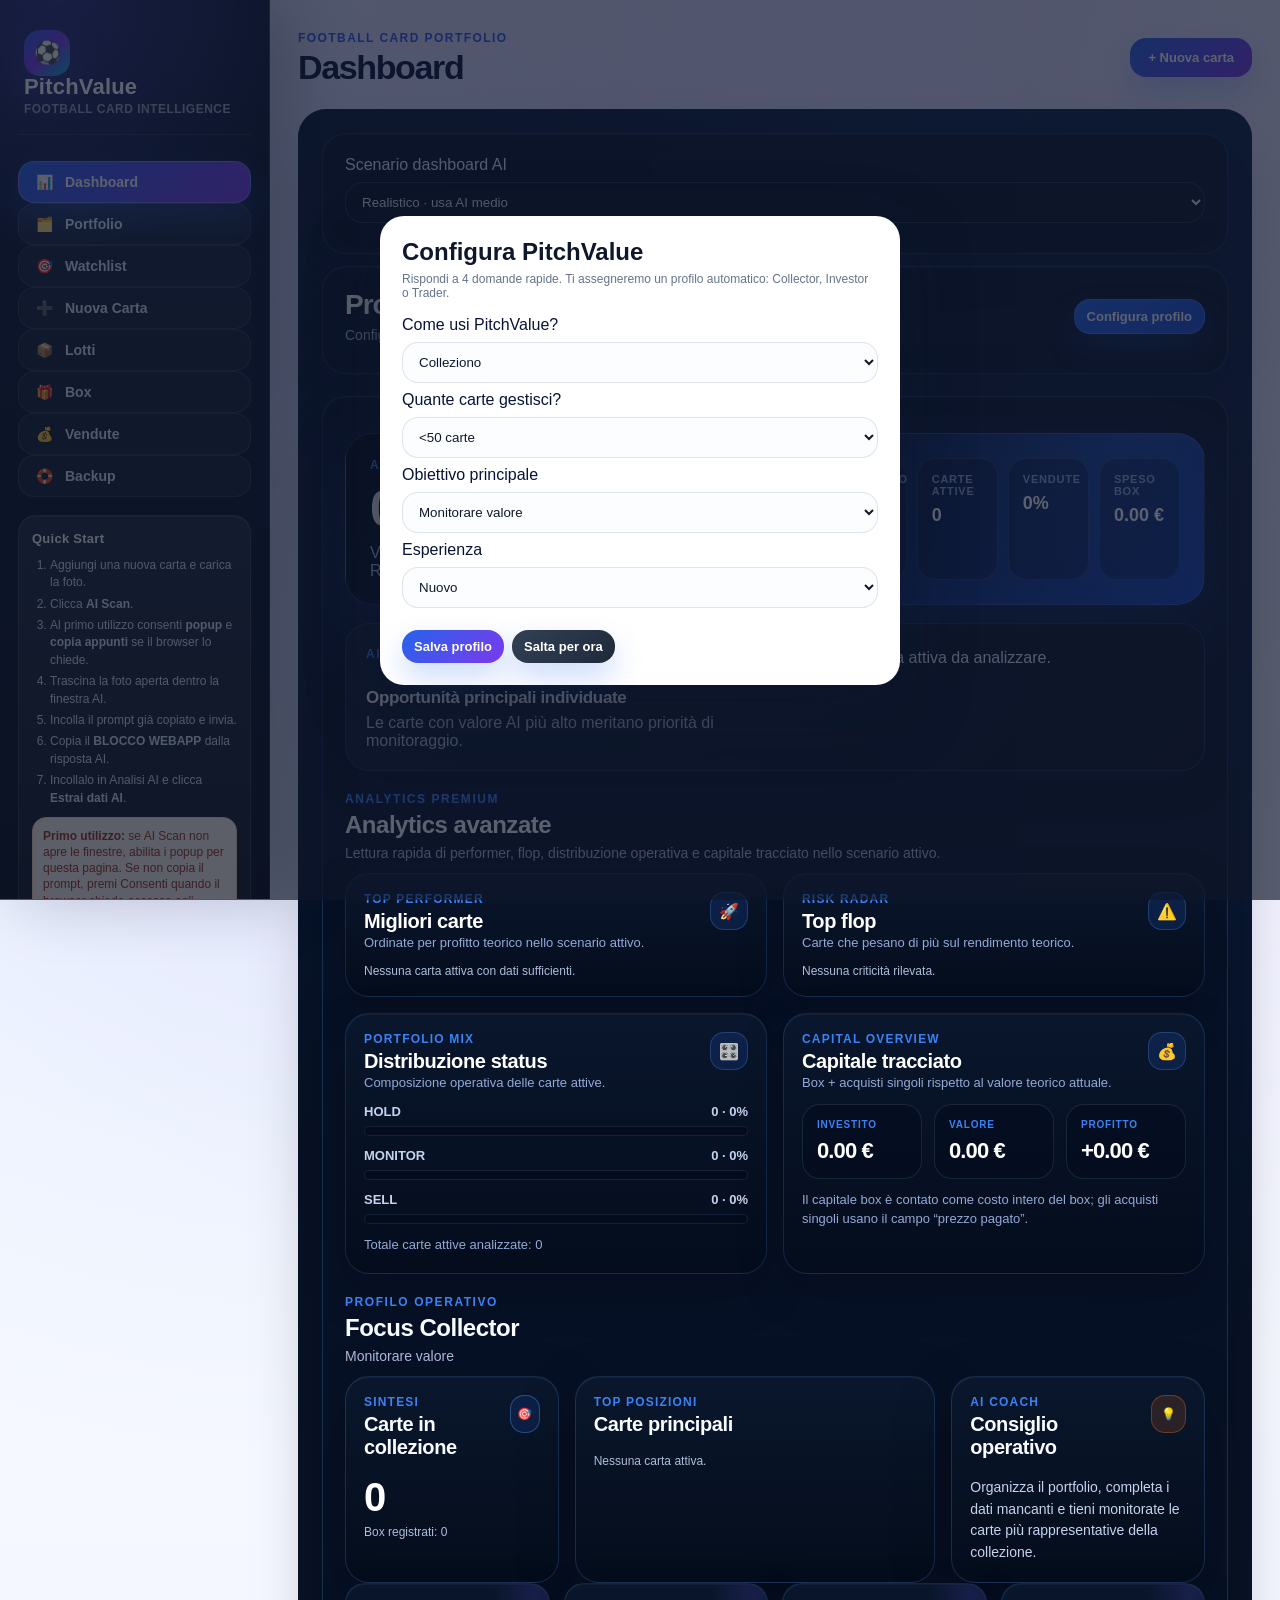
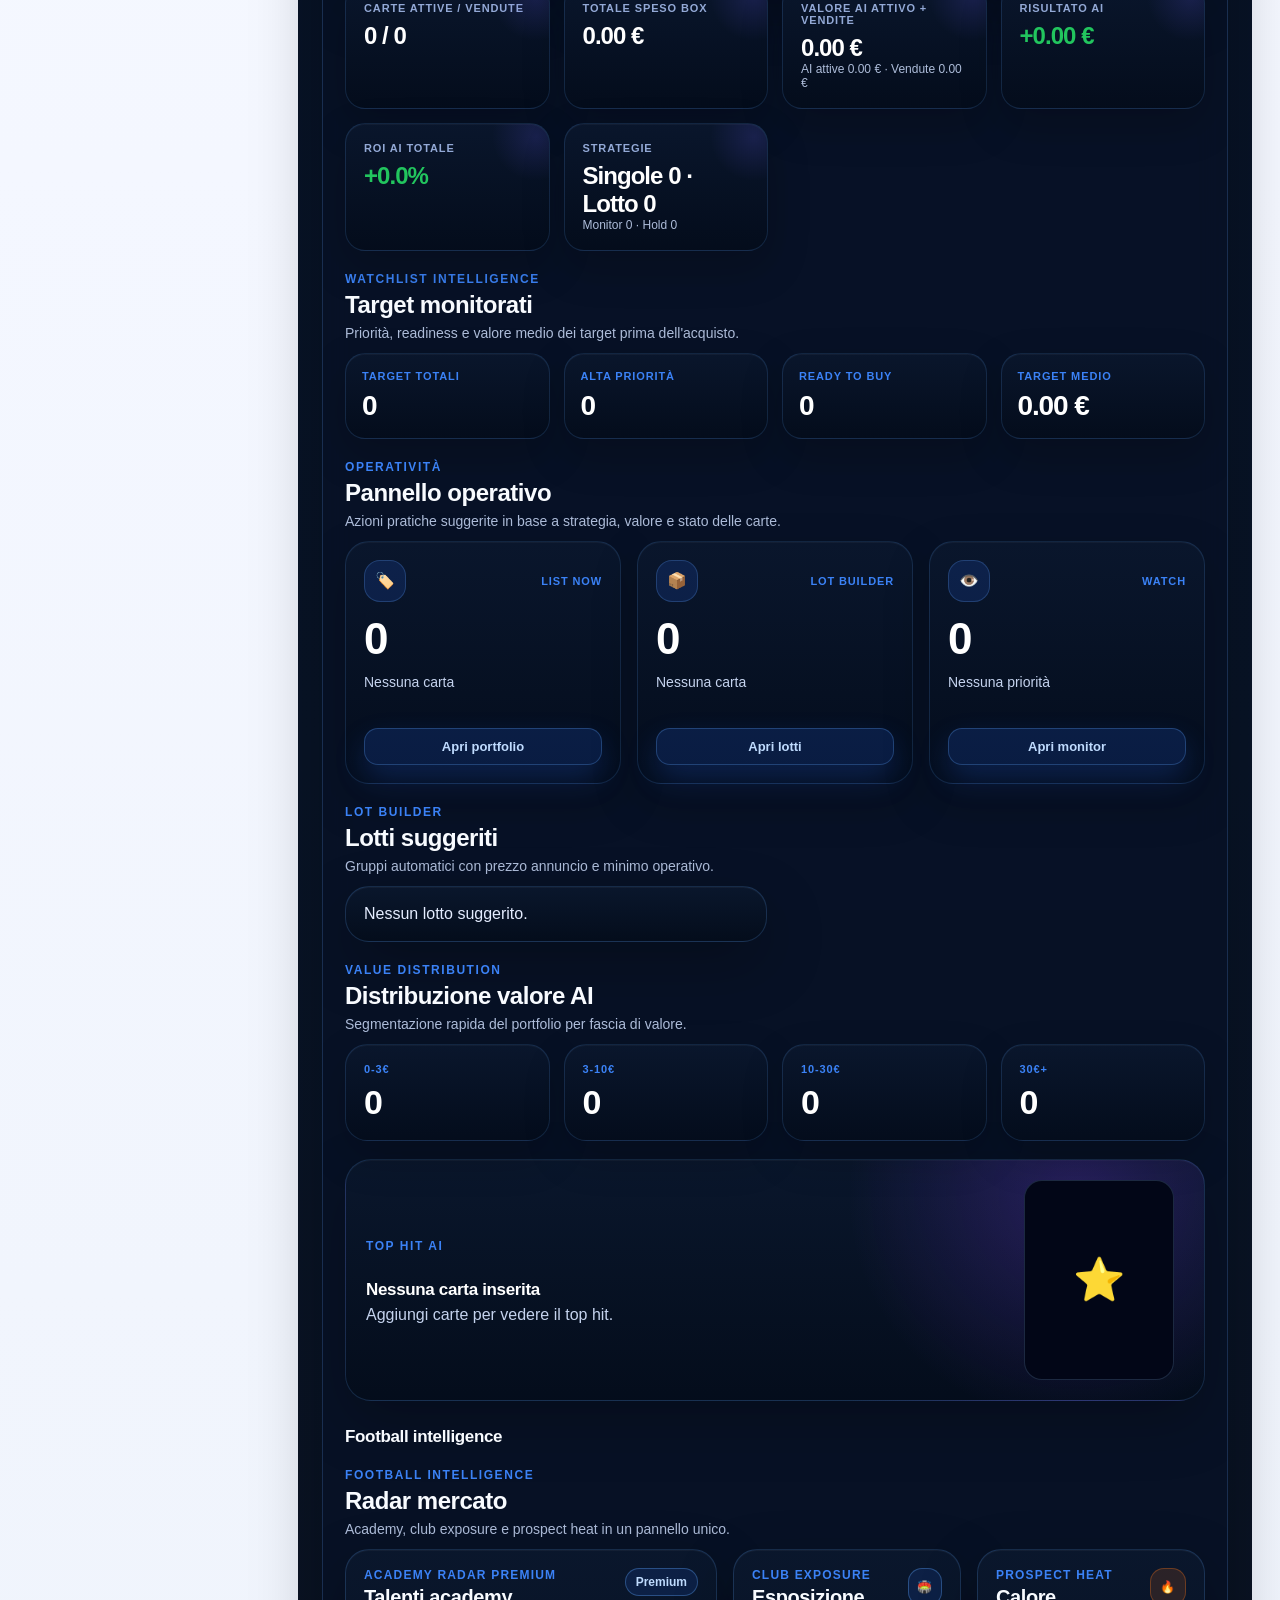
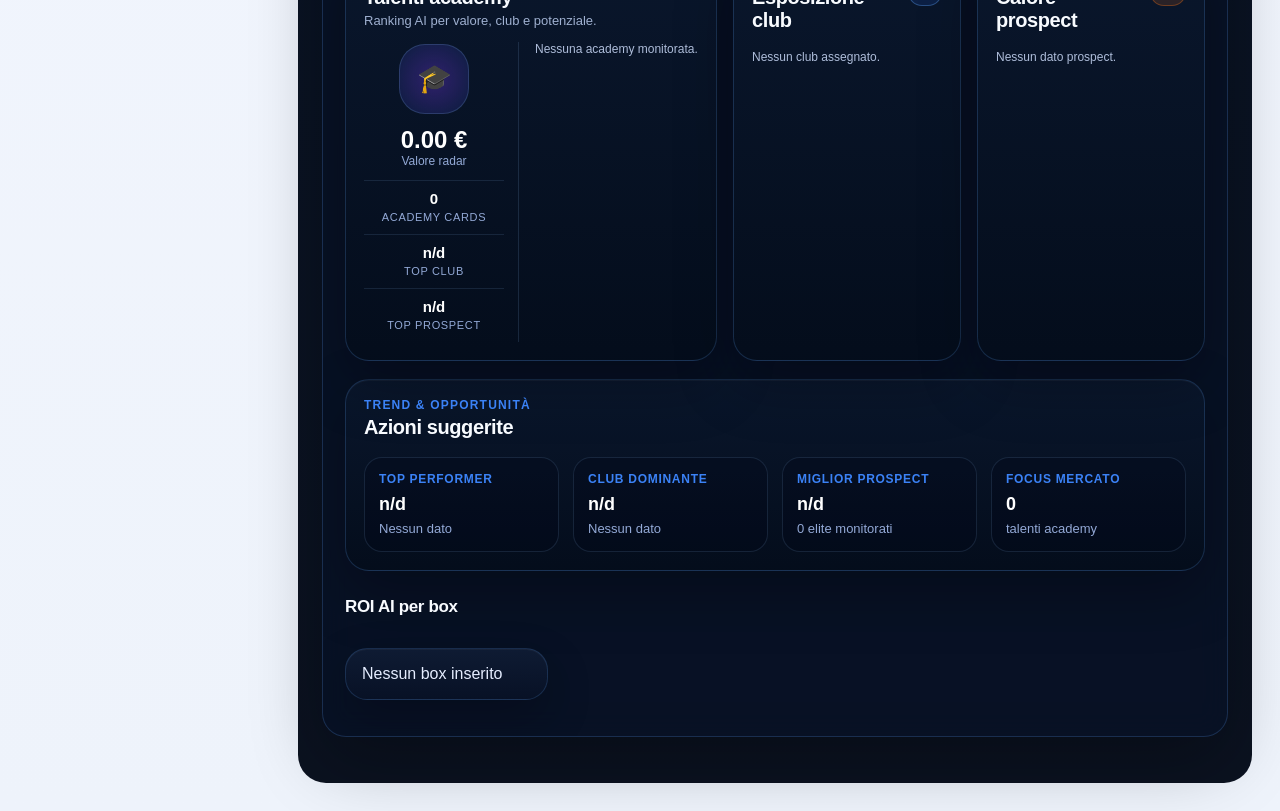
<file: index.html>
<!DOCTYPE html>
<html lang="it">
<head>
<meta charset="UTF-8">
<title>PitchValue v18 Watchlist</title>
<style>
body{font-family:Arial;padding:0;margin:0;background:#eef2f7;color:#222;}
header{background:white;padding:20px 30px;box-shadow:0 3px 12px rgba(0,0,0,0.08);}
h1{margin:0;color:#1e3a8a;}
nav{display:flex;gap:10px;flex-wrap:wrap;margin-top:15px;}
nav button{width:auto;padding:10px 16px;background:#2f6fed;color:white;border:none;border-radius:10px;cursor:pointer;font-weight:bold;}
nav button:hover{background:#2457bc;}
main{max-width:1100px;margin:25px auto;padding:0 20px;}
.section{display:none;}
.section.active{display:block;}
.box{background:white;padding:25px;border-radius:18px;box-shadow:0 8px 25px rgba(0,0,0,0.08);margin-bottom:20px;}
input,select,textarea{width:100%;padding:12px;margin:8px 0;box-sizing:border-box;border:1px solid #d8dee8;border-radius:10px;background:#f9fbfd;color:#222;}
textarea{min-height:86px;resize:vertical;font-family:Arial;}
button{width:100%;padding:14px;background:#2f6fed;color:white;border:none;border-radius:10px;cursor:pointer;margin-top:10px;font-weight:bold;}
button:hover{background:#2457bc;}
a{display:block;margin:10px 0;color:#2f6fed;text-decoration:none;}
.card{border:1px solid #e3e8ef;padding:16px;margin:14px 0;border-radius:14px;background:white;box-shadow:0 4px 12px rgba(0,0,0,0.05);}
.portfolio-grid{display:grid;grid-template-columns:repeat(auto-fit,minmax(260px,1fr));gap:14px;}
.profit{font-weight:bold;font-size:16px;}
.badge{
display:inline-block;
padding:6px 12px;
border-radius:20px;
font-size:12px;
font-weight:bold;
margin:8px 0;
}

.badge-HOLD{
background:#dcfce7;
color:#166534;
}

.badge-MONITOR{
background:#fef3c7;
color:#92400e;
}

.badge-SELL{
background:#fee2e2;
color:#991b1b;
}

.badge-SOLD{
background:#e0e7ff;
color:#3730a3;
}

.status-HOLD{border-left:8px solid #22c55e;}
.status-MONITOR{border-left:8px solid #f59e0b;}
.status-SELL{border-left:8px solid #ef4444;}
.status-SOLD{border-left:8px solid #4f46e5;}
#dashboardBox{background:#f3f7ff;border:1px solid #c9dafc;}
.card img{width:100%;border-radius:12px;margin-bottom:10px;max-height:360px;object-fit:contain;background:#f3f4f6;}
.dashboard-grid{
display:grid;
grid-template-columns:repeat(auto-fit,minmax(180px,1fr));
gap:14px;
}

.kpi{
background:white;
padding:18px;
border-radius:16px;
box-shadow:0 4px 12px rgba(0,0,0,0.06);
border:1px solid #e3e8ef;
}

.kpi-title{
font-size:13px;
color:#64748b;
font-weight:bold;
}

.kpi-value{
font-size:26px;
font-weight:bold;
margin-top:8px;
color:#1e3a8a;
}

.kpi-positive{
color:#16a34a;
}

.kpi-negative{
color:#dc2626;
}
.small-muted{font-size:12px;color:#64748b;}
.box-summary{background:#f8fafc;border:1px solid #e2e8f0;}
.secondary-button{background:#64748b;}
.secondary-button:hover{background:#475569;}
.danger-button{background:#dc2626;}
.danger-button:hover{background:#991b1b;}
.inline-actions{display:flex;gap:8px;flex-wrap:wrap;}
.inline-actions button{width:auto;flex:1;min-width:120px;}
.linked-list{margin-top:10px;padding:10px;background:white;border-radius:12px;border:1px dashed #cbd5e1;}


.ai-mini-card{background:#f8fafc;border:1px solid #cbd5e1;border-radius:12px;padding:10px;margin:10px 0;font-size:13px;}
.ai-summary{margin-top:6px;display:-webkit-box;-webkit-line-clamp:3;-webkit-box-orient:vertical;overflow:hidden;}
.ai-mini-row{display:flex;justify-content:space-between;gap:10px;border-bottom:1px dashed #e2e8f0;padding:4px 0;}
.ai-mini-row:last-child{border-bottom:none;}
.ai-chip{display:inline-block;border-radius:999px;padding:4px 9px;font-size:12px;font-weight:bold;background:#e0f2fe;color:#075985;margin:2px 4px 2px 0;}
.ai-chip-low{background:#fee2e2;color:#991b1b;}
.ai-chip-mid{background:#fef3c7;color:#92400e;}
.ai-chip-high{background:#dcfce7;color:#166534;}

.visual-search-box{
background:#f8fafc;
border:1px dashed #cbd5e1;
padding:12px;
border-radius:12px;
margin:8px 0 14px;
}
.visual-search-box button{margin-top:0;}
.due-badge{background:#fee2e2;color:#991b1b;border-radius:999px;padding:4px 8px;font-size:12px;font-weight:bold;}

/* UX refactor */
.section.modal-section.active{
position:fixed;
inset:0;
z-index:9999;
background:rgba(15,23,42,0.65);
overflow:auto;
padding:24px;
box-sizing:border-box;
}
.section.modal-section.active .box{
max-width:920px;
margin:20px auto;
}
.quick-actions-grid{display:grid;grid-template-columns:repeat(auto-fit,minmax(120px,1fr));gap:8px;margin-top:10px;}
.quick-actions-grid button{margin-top:0;}



/* v16 UX clean overhaul */
:root{--primary:#2563eb;--primary-dark:#1d4ed8;--muted:#64748b;--border:#e2e8f0;--surface:#ffffff;--soft:#f8fafc;--soft-blue:#eff6ff;--good:#16a34a;--warn:#f59e0b;--bad:#dc2626;--ink:#0f172a;}
body{background:linear-gradient(180deg,#eef5ff 0,#f8fafc 260px,#eef2f7 100%);}
header{position:sticky;top:0;z-index:50;border-bottom:1px solid var(--border);} 
nav button,.btn-small,button.compact-btn{width:auto;padding:9px 12px;border-radius:999px;margin-top:0;font-size:13px;}
button.secondary-button{background:#64748b;} button.danger-button{background:#dc2626;} button.ghost-button{background:#f1f5f9;color:#0f172a;border:1px solid #cbd5e1;} button.success-button{background:#16a34a;}
.action-row{display:flex;gap:8px;flex-wrap:wrap;align-items:center;margin:10px 0;}.action-row button{width:auto;margin-top:0;padding:9px 12px;border-radius:999px;}
.form-card{background:#fff;border:1px solid var(--border);border-radius:18px;padding:16px;margin:14px 0;box-shadow:0 4px 14px rgba(15,23,42,.05);} .form-card h3{margin:0 0 6px;color:#0f172a;font-size:16px;} .form-card p.helper{margin:0 0 12px;color:var(--muted);font-size:13px;}
.form-card.manual{border-left:6px solid #2563eb}.form-card.ai-auto{border-left:6px solid #8b5cf6;background:#fbfaff}.form-card.market{border-left:6px solid #f59e0b;background:#fffaf0}.form-card.football{border-left:6px solid #16a34a;background:#f7fef9}.form-card.sales{border-left:6px solid #0ea5e9;background:#f7fbff}
.field-grid{display:grid;grid-template-columns:repeat(auto-fit,minmax(210px,1fr));gap:10px;align-items:end}.field-grid label{font-size:12px;color:#475569;font-weight:bold;display:block;margin-top:6px}.field-grid input,.field-grid select,.field-grid textarea,.form-card input,.form-card select,.form-card textarea{margin:4px 0 8px}.form-card textarea{min-height:70px}
.section-title-row{display:flex;justify-content:space-between;gap:12px;align-items:center;flex-wrap:wrap;margin-bottom:8px}.page-subtitle{color:#64748b;font-size:14px;margin:6px 0 0}
.toolbar{display:flex;gap:8px;flex-wrap:wrap;align-items:center;margin-bottom:15px;background:#f8fafc;border:1px solid var(--border);border-radius:16px;padding:10px}.toolbar input,.toolbar select{width:auto;min-width:150px;flex:1;margin:0;padding:9px 11px;border-radius:999px;font-size:13px}.toolbar .search-input{min-width:240px;flex:2}
.chip-btn{width:auto!important;margin-top:0!important;padding:8px 11px!important;border-radius:999px!important;background:#e0ecff!important;color:#1e3a8a!important;border:1px solid #bfdbfe!important}.chip-btn.active{background:#2563eb!important;color:#fff!important}.view-toggle{margin-left:auto;display:flex;gap:6px}
.portfolio-grid.compact-view{grid-template-columns:repeat(auto-fit,minmax(190px,1fr))}.portfolio-grid.detailed-view{grid-template-columns:repeat(auto-fit,minmax(280px,1fr))}.portfolio-card.compact{padding:10px;border-radius:16px}.compact-top{display:flex;gap:10px;align-items:center}.thumb{width:56px;height:76px;object-fit:cover;border-radius:10px;background:#e2e8f0;flex:0 0 auto}.compact-info strong{font-size:14px;color:#0f172a;display:block;line-height:1.2}.compact-meta{font-size:12px;color:#64748b;line-height:1.35;margin-top:2px}.compact-value{font-size:13px;font-weight:bold;color:#1e3a8a;margin-top:4px}.compact-actions{display:flex;gap:6px;margin-top:10px}.compact-actions button{flex:1;width:auto;margin-top:0;padding:7px 8px;border-radius:999px;font-size:12px}.card-header-row{display:flex;justify-content:space-between;gap:8px;align-items:start}.card-header-row strong{font-size:17px;color:#0f172a}
.box-card,.lot-card{border:1px solid var(--border);border-radius:18px;padding:16px;margin:14px 0;background:#fff;box-shadow:0 4px 14px rgba(15,23,42,.05)}.box-card{border-left:6px solid #2563eb}.lot-card{border-left:6px solid #f59e0b}.metric-row{display:grid;grid-template-columns:repeat(auto-fit,minmax(110px,1fr));gap:8px;margin:10px 0}.metric-pill{background:#f8fafc;border:1px solid var(--border);border-radius:14px;padding:10px}.metric-pill small{display:block;color:#64748b;font-weight:bold;font-size:11px}.metric-pill b{display:block;color:#1e3a8a;font-size:18px;margin-top:3px}
.form-footer-sticky{position:sticky;bottom:0;background:rgba(255,255,255,.92);backdrop-filter:blur(8px);border:1px solid var(--border);border-radius:16px;padding:10px;margin-top:14px;display:flex;gap:8px;flex-wrap:wrap;box-shadow:0 -4px 18px rgba(15,23,42,.08)}.form-footer-sticky button{width:auto;flex:1;min-width:130px;margin-top:0;border-radius:999px;padding:11px 13px}
@media(max-width:700px){main{padding:0 12px}.box{padding:16px}.toolbar input,.toolbar select{width:100%;min-width:100%}.view-toggle{margin-left:0}.field-grid{grid-template-columns:1fr}.portfolio-grid.compact-view{grid-template-columns:1fr 1fr;gap:10px}.compact-top{display:block}.thumb{width:100%;height:140px;object-fit:contain}.compact-actions{display:block}.compact-actions button{width:100%;margin-top:6px}}



/* v17 SaaS UI stable override */
:root{
  --nav:#07111f;--nav2:#0f1f35;--bg:#f4f7fb;--panel:#ffffff;--panel2:#f8fbff;
  --text:#0f172a;--muted:#64748b;--line:#e5edf6;--blue:#2563eb;--cyan:#06b6d4;
  --green:#16a34a;--amber:#f59e0b;--red:#ef4444;--purple:#7c3aed;
}
*{box-sizing:border-box}
body{font-family:Inter,Arial,sans-serif;background:var(--bg);color:var(--text);min-height:100vh;}
.app-sidebar{position:fixed;left:0;top:0;bottom:0;width:270px;background:linear-gradient(180deg,var(--nav),var(--nav2));padding:22px 18px;color:#fff;box-shadow:18px 0 40px rgba(15,23,42,.16);z-index:1000;display:flex;flex-direction:column;border-right:1px solid rgba(255,255,255,.08)}
.brand-block{display:flex;gap:12px;align-items:center;margin-bottom:26px;padding:8px 6px 18px;border-bottom:1px solid rgba(255,255,255,.1)}
.brand-icon{width:46px;height:46px;border-radius:16px;display:grid;place-items:center;background:linear-gradient(135deg,#2563eb,#06b6d4);box-shadow:0 12px 24px rgba(37,99,235,.3);font-size:22px}
.brand-block h1{font-size:22px;line-height:1;margin:0;color:#fff;letter-spacing:.2px}.brand-block p{margin:4px 0 0;color:#93a4b8;font-size:12px;font-weight:700;letter-spacing:.04em;text-transform:uppercase}
.side-nav{display:flex;flex-direction:column;gap:8px;margin:0}.side-nav button{width:100%;display:flex;align-items:center;gap:10px;text-align:left;margin:0;padding:12px 14px;border-radius:14px;background:transparent;color:#cbd5e1;border:1px solid transparent;font-size:14px;font-weight:800}.side-nav button:hover{background:rgba(255,255,255,.08);border-color:rgba(255,255,255,.1);color:#fff}.side-nav button span{width:22px;text-align:center}.quick-start-card{margin-top:auto;background:rgba(255,255,255,.06);border:1px solid rgba(255,255,255,.10);border-radius:18px;padding:14px 13px;color:#dbeafe;font-size:12px;line-height:1.45}
.quick-start-card h3{font-size:13px;margin:0 0 8px;color:#fff;letter-spacing:.02em}
.quick-start-card ol{margin:0 0 10px 18px;padding:0}.quick-start-card li{margin:4px 0}.quick-start-card small{display:block;color:#93a4b8}.sidebar-footer{margin-top:12px;color:#8392a8;font-size:12px;line-height:1.45;padding:14px 10px;border-top:1px solid rgba(255,255,255,.1)}
main{max-width:none;margin:0 0 0 270px;padding:28px;min-height:100vh}.topbar{display:flex;align-items:center;justify-content:space-between;gap:18px;margin-bottom:22px}.topbar h2{margin:2px 0 0;font-size:30px;letter-spacing:-.04em}.eyebrow{font-size:12px;font-weight:900;letter-spacing:.08em;text-transform:uppercase;color:var(--blue)}.primary-pill{width:auto!important;margin:0!important;border-radius:999px!important;padding:12px 18px!important;background:linear-gradient(135deg,#2563eb,#06b6d4)!important;box-shadow:0 12px 24px rgba(37,99,235,.22)}
.box{background:rgba(255,255,255,.94);border:1px solid var(--line);border-radius:24px;box-shadow:0 18px 50px rgba(15,23,42,.08);padding:22px;margin-bottom:22px;overflow:hidden}#dashboardBox{background:linear-gradient(180deg,#fff,#f8fbff);border-color:var(--line)}
.dashboard-grid{grid-template-columns:repeat(4,minmax(180px,1fr));gap:14px}.kpi{border-radius:20px;border:1px solid var(--line);box-shadow:0 10px 28px rgba(15,23,42,.06);background:linear-gradient(180deg,#fff,#fbfdff)}.kpi-title{font-size:11px;letter-spacing:.06em;text-transform:uppercase;color:#7b8aa2}.kpi-value{font-size:28px;color:#0f172a}.kpi-positive{color:var(--green)!important}.kpi-negative{color:var(--red)!important}
button{width:auto;padding:10px 14px;border-radius:12px;margin-top:0;background:var(--blue);font-size:13px;box-shadow:none;transition:.15s}button:hover{transform:translateY(-1px);filter:brightness(.98)}.danger-button{background:var(--red)!important}.secondary-button{background:#475569!important}.ghost-button{background:#f8fafc!important;color:#0f172a!important;border:1px solid var(--line)!important}.success-button{background:var(--green)!important}.action-row,.inline-actions,.quick-actions-grid{gap:8px}.quick-actions-grid{display:flex;flex-wrap:wrap}.quick-actions-grid button,.inline-actions button,.action-row button{flex:0 0 auto;min-width:0;border-radius:999px;padding:9px 12px}
input,select,textarea{border:1px solid var(--line);background:#f8fafc;border-radius:14px;padding:11px 12px;color:var(--text)}input:focus,select:focus,textarea:focus{outline:none;border-color:#93c5fd;box-shadow:0 0 0 4px rgba(37,99,235,.1)}
.toolbar{background:#fff;border:1px solid var(--line);border-radius:20px;padding:12px;box-shadow:0 8px 24px rgba(15,23,42,.04)}.toolbar input,.toolbar select{flex:0 1 190px;min-width:160px;background:#f8fafc;border-radius:999px}.toolbar .search-input{flex:1 1 260px}.chip-btn{background:#eef4ff!important;color:#17428e!important;border:1px solid #d7e6ff!important}.chip-btn.active{background:#0f172a!important;color:#fff!important;border-color:#0f172a!important}.view-toggle{background:#f1f5f9;border-radius:999px;padding:4px;gap:4px}
.portfolio-grid{display:grid;gap:18px;align-items:stretch}.portfolio-grid.compact-view{grid-template-columns:repeat(auto-fill,minmax(220px,1fr))!important}.portfolio-grid.detailed-view{grid-template-columns:repeat(auto-fill,minmax(330px,1fr))!important}.portfolio-card{position:relative;margin:0!important;border:1px solid var(--line)!important;border-radius:22px!important;background:#fff!important;box-shadow:0 14px 34px rgba(15,23,42,.07)!important;overflow:hidden;min-width:0;display:flex;flex-direction:column}.portfolio-card.compact{min-height:258px;padding:0!important}.compact-top{display:block!important}.portfolio-card .thumb{width:100%!important;height:154px!important;object-fit:contain!important;border-radius:0!important;background:linear-gradient(180deg,#f3f7ff,#eef2f7)!important;margin:0!important;padding:8px}.compact-info{padding:12px}.compact-info strong{font-size:15px!important;line-height:1.25;display:-webkit-box;-webkit-line-clamp:2;-webkit-box-orient:vertical;overflow:hidden;min-height:38px}.compact-meta{min-height:32px;display:-webkit-box;-webkit-line-clamp:2;-webkit-box-orient:vertical;overflow:hidden}.compact-value{font-size:15px;color:var(--blue)!important}.compact-actions{display:grid!important;grid-template-columns:1fr 1fr 1fr;gap:7px;margin-top:auto;padding:0 12px 12px}.compact-actions button{width:100%;padding:8px 6px;border-radius:10px;font-size:12px}.portfolio-card.detailed{padding:14px}.portfolio-card.detailed>img{height:260px;max-height:260px;object-fit:contain;border-radius:16px;background:#f3f7ff}.card-header-row strong{font-size:19px;letter-spacing:-.02em}.badge,.ai-chip{border-radius:999px;padding:5px 9px;font-size:11px;margin:3px 4px 3px 0}.badge-HOLD{background:#dcfce7;color:#166534}.badge-MONITOR{background:#fef3c7;color:#92400e}.badge-SELL{background:#fee2e2;color:#991b1b}.ai-mini-card{background:#f8fbff;border-color:#dbeafe;border-radius:16px}.ai-summary{-webkit-line-clamp:2}.status-HOLD,.status-MONITOR,.status-SELL,.status-SOLD{border-left-width:0!important}.status-HOLD:before,.status-MONITOR:before,.status-SELL:before,.status-SOLD:before{content:"";position:absolute;inset:0 auto auto 0;height:4px;width:100%}.status-HOLD:before{background:var(--green)}.status-MONITOR:before{background:var(--amber)}.status-SELL:before{background:var(--red)}.status-SOLD:before{background:var(--purple)}
.form-card{border-radius:22px;border:1px solid var(--line);box-shadow:0 12px 34px rgba(15,23,42,.055);padding:18px}.form-card h3{font-size:17px;letter-spacing:-.02em}.field-grid{grid-template-columns:repeat(auto-fit,minmax(230px,1fr));gap:12px}.form-footer-sticky{border-radius:20px;box-shadow:0 -8px 24px rgba(15,23,42,.08)}
.box-card,.lot-card{border:1px solid var(--line);border-radius:24px;padding:18px;background:linear-gradient(180deg,#fff,#fbfdff);box-shadow:0 14px 36px rgba(15,23,42,.07);margin:16px 0}.box-card{border-left:0;position:relative}.box-card:before{content:"";position:absolute;inset:0 auto 0 0;width:6px;background:linear-gradient(#2563eb,#06b6d4)}.lot-card{border-left:0;position:relative}.lot-card:before{content:"";position:absolute;inset:0 auto 0 0;width:6px;background:linear-gradient(#f59e0b,#f97316)}.box-card strong,.lot-card h3{font-size:18px;letter-spacing:-.02em}.metric-row{grid-template-columns:repeat(auto-fit,minmax(140px,1fr));gap:10px}.metric-pill{background:#f8fafc;border:1px solid var(--line);border-radius:16px}.metric-pill b{color:#0f172a}.linked-list{border:1px solid var(--line);background:#f8fafc;border-radius:16px;max-height:180px;overflow:auto}
.section.modal-section.active{background:rgba(3,7,18,.72);backdrop-filter:blur(4px)}.section.modal-section.active .box{max-width:1120px;border-radius:26px}
@media(max-width:980px){.app-sidebar{position:sticky;width:auto;height:auto;bottom:auto;padding:14px}.brand-block{margin-bottom:10px;padding-bottom:10px}.side-nav{flex-direction:row;overflow:auto}.side-nav button{min-width:max-content;width:auto}.sidebar-footer{display:none}main{margin:0;padding:18px}.topbar{align-items:flex-start}.dashboard-grid{grid-template-columns:repeat(2,minmax(150px,1fr))}.portfolio-grid.compact-view{grid-template-columns:repeat(auto-fill,minmax(170px,1fr))!important}.portfolio-card .thumb{height:132px!important}}
@media(max-width:620px){.topbar{display:block}.primary-pill{margin-top:12px!important}.dashboard-grid{grid-template-columns:1fr}.toolbar input,.toolbar select{min-width:100%;width:100%}.portfolio-grid.compact-view,.portfolio-grid.detailed-view{grid-template-columns:1fr!important}.portfolio-card .thumb{height:190px!important}.compact-actions{grid-template-columns:1fr 1fr 1fr}.field-grid{grid-template-columns:1fr}.box{padding:16px}}


/* v17.4 REAL sidebar scroll fix - final override */
html, body { min-height: 100%; }
.app-sidebar{
  position:fixed !important;
  left:0 !important;
  top:0 !important;
  bottom:auto !important;
  height:100vh !important;
  max-height:100vh !important;
  box-sizing:border-box !important;
  overflow-y:scroll !important;
  overflow-x:hidden !important;
  display:block !important;
  overscroll-behavior:contain !important;
  padding-bottom:24px !important;
}
.app-sidebar .brand-block,
.app-sidebar .side-nav,
.app-sidebar .quick-start-card,
.app-sidebar .sidebar-footer{
  display:block !important;
  flex:none !important;
}
.quick-start-card{
  margin-top:18px !important;
  margin-bottom:14px !important;
  max-height:none !important;
}
.sidebar-footer{
  margin-top:12px !important;
  margin-bottom:8px !important;
}
@media(max-width:980px){
  .app-sidebar{
    position:relative !important;
    width:auto !important;
    height:auto !important;
    max-height:none !important;
    overflow:visible !important;
  }
}


/* v18 Watchlist */
.watchlist-grid{display:grid;grid-template-columns:repeat(auto-fill,minmax(280px,1fr));gap:16px}
.watch-card{border:1px solid var(--line);border-radius:22px;background:linear-gradient(180deg,#fff,#fbfdff);box-shadow:0 14px 34px rgba(15,23,42,.07);padding:16px;position:relative;overflow:hidden}
.watch-card:before{content:"";position:absolute;left:0;top:0;bottom:0;width:6px;background:linear-gradient(#7c3aed,#06b6d4)}
.watch-card h3{margin:0 0 4px;font-size:18px;letter-spacing:-.02em}
.watch-meta{font-size:13px;color:var(--muted);line-height:1.45}
.priority-high{background:#fee2e2;color:#991b1b}.priority-medium{background:#fef3c7;color:#92400e}.priority-low{background:#dcfce7;color:#166534}
.watch-form{display:grid;grid-template-columns:repeat(auto-fit,minmax(190px,1fr));gap:10px;align-items:end}
.watch-form textarea{grid-column:1/-1;min-height:70px}
/* Premium B+C restyle · safe CSS only */
:root{
  --pv-bg:#f6f8ff;
  --pv-ink:#071437;
  --pv-muted:#64748b;
  --pv-line:rgba(148,163,184,.22);
  --pv-blue:#2563eb;
  --pv-purple:#6d5dfc;
  --pv-violet:#7c3aed;
  --pv-cyan:#06b6d4;
  --pv-green:#16a34a;
  --pv-card:#ffffff;
  --pv-dark:#061126;
}

body{
  background:
    radial-gradient(circle at 72% 0%, rgba(124,58,237,.14), transparent 34%),
    radial-gradient(circle at 24% 8%, rgba(37,99,235,.12), transparent 30%),
    linear-gradient(180deg,#f8fbff 0%,#f4f7ff 44%,#eef3fb 100%) !important;
  color:var(--pv-ink) !important;
}

main{
  max-width:1280px !important;
}

.app-sidebar{
  background:
    radial-gradient(circle at 20% 0%, rgba(109,93,252,.36), transparent 28%),
    linear-gradient(180deg,#08142d 0%,#061126 58%,#040914 100%) !important;
  border-right:1px solid rgba(255,255,255,.10) !important;
  box-shadow:24px 0 60px rgba(15,23,42,.22) !important;
}

.brand-icon{
  background:linear-gradient(135deg,#2563eb,#7c3aed,#06b6d4) !important;
  box-shadow:0 16px 40px rgba(99,102,241,.38) !important;
}

.side-nav button{
  border-radius:16px !important;
  color:#dbeafe !important;
  transition:all .18s ease !important;
}

.side-nav button:hover{
  transform:translateX(3px);
  background:rgba(99,102,241,.16) !important;
  border-color:rgba(255,255,255,.12) !important;
}

.side-nav button:first-child{
  background:linear-gradient(135deg,#2563eb,#6d5dfc) !important;
  color:#fff !important;
  box-shadow:0 12px 28px rgba(37,99,235,.34) !important;
}

.quick-start-card{
  background:linear-gradient(180deg,rgba(255,255,255,.09),rgba(255,255,255,.045)) !important;
  border:1px solid rgba(255,255,255,.12) !important;
  box-shadow:inset 0 1px 0 rgba(255,255,255,.08) !important;
}

.topbar{
  margin-bottom:22px !important;
}

.topbar h2{
  font-size:34px !important;
  letter-spacing:-.04em !important;
  color:#071437 !important;
}

.eyebrow{
  color:#3154e8 !important;
  letter-spacing:.12em !important;
  font-weight:900 !important;
}

.box{
  background:rgba(255,255,255,.82) !important;
  border:1px solid rgba(148,163,184,.22) !important;
  border-radius:24px !important;
  box-shadow:
    0 18px 50px rgba(15,23,42,.08),
    inset 0 1px 0 rgba(255,255,255,.72) !important;
  backdrop-filter:blur(14px) !important;
}

#dashboardScenario{
  border-radius:18px !important;
  background:#fff !important;
  box-shadow:0 10px 24px rgba(15,23,42,.06) !important;
}

#profileDashboardBox{
  background:
    radial-gradient(circle at 88% 22%, rgba(124,58,237,.22), transparent 22%),
    linear-gradient(135deg,#ffffff 0%,#f7f9ff 58%,#eef4ff 100%) !important;
}

#profileDashboardBox h2{
  font-size:28px !important;
  letter-spacing:-.035em !important;
}

#dashboardBox{
  background:rgba(255,255,255,.86) !important;
  border:1px solid rgba(148,163,184,.22) !important;
}

#dashboardBox > h2{
  font-size:28px !important;
  letter-spacing:-.04em !important;
  margin-bottom:18px !important;
}

.dashboard-grid{
  gap:16px !important;
}

.kpi,
.card,
.watch-card,
.box-card,
.lot-card{
  background:linear-gradient(180deg,#ffffff 0%,#fbfdff 100%) !important;
  border:1px solid rgba(148,163,184,.22) !important;
  border-radius:22px !important;
  box-shadow:
    0 16px 36px rgba(15,23,42,.075),
    inset 0 1px 0 rgba(255,255,255,.75) !important;
}

.kpi{
  min-height:116px;
  position:relative;
  overflow:hidden;
}

.kpi:after{
  content:"";
  position:absolute;
  right:-34px;
  top:-34px;
  width:94px;
  height:94px;
  border-radius:50%;
  background:radial-gradient(circle,rgba(109,93,252,.16),transparent 66%);
}

.kpi-title{
  color:#52627f !important;
  font-size:11px !important;
  text-transform:uppercase !important;
  letter-spacing:.08em !important;
}

.kpi-value{
  color:#071437 !important;
  font-size:30px !important;
  letter-spacing:-.04em !important;
}

.kpi-positive{
  color:#16a34a !important;
}

.kpi-negative{
  color:#dc2626 !important;
}

#dashboardBox h3{
  margin-top:26px !important;
  font-size:17px !important;
  letter-spacing:-.02em !important;
  color:#172554 !important;
}

.ai-chip{
  border-radius:999px !important;
  border:1px solid rgba(99,102,241,.16) !important;
  background:linear-gradient(135deg,#eef2ff,#e0f2fe) !important;
  color:#1d4ed8 !important;
  font-weight:900 !important;
}

.ai-chip-high{
  background:linear-gradient(135deg,#dcfce7,#bbf7d0) !important;
  color:#166534 !important;
}

.ai-chip-mid{
  background:linear-gradient(135deg,#fef3c7,#ffedd5) !important;
  color:#92400e !important;
}

button,
.primary-pill{
  border-radius:16px !important;
  background:linear-gradient(135deg,#2563eb,#7c3aed) !important;
  box-shadow:0 14px 30px rgba(37,99,235,.24) !important;
  transition:transform .16s ease, box-shadow .16s ease !important;
}

button:hover,
.primary-pill:hover{
  transform:translateY(-1px);
  box-shadow:0 18px 38px rgba(37,99,235,.32) !important;
}

.secondary-button{
  background:linear-gradient(135deg,#334155,#1e293b) !important;
}

.ghost-button{
  background:#f8fafc !important;
  color:#0f172a !important;
  border:1px solid rgba(148,163,184,.35) !important;
  box-shadow:none !important;
}

.form-card{
  border-radius:24px !important;
  box-shadow:0 16px 34px rgba(15,23,42,.065) !important;
}

input,select,textarea{
  border-radius:16px !important;
  border:1px solid rgba(148,163,184,.28) !important;
  background:#fbfdff !important;
}

.portfolio-card.compact,
.portfolio-card.detailed{
  transition:transform .16s ease, box-shadow .16s ease !important;
}

.portfolio-card.compact:hover,
.portfolio-card.detailed:hover{
  transform:translateY(-2px);
  box-shadow:0 22px 52px rgba(15,23,42,.12) !important;
}

@media(max-width:980px){
  .app-sidebar{
    border-radius:0 0 24px 24px !important;
  }

  .topbar h2{
    font-size:28px !important;
  }

  .dashboard-grid{
    grid-template-columns:1fr !important;
  }

  .kpi-value{
    font-size:26px !important;
  }
}
.pv-hero-card{
  display:grid;
  grid-template-columns:1.2fr 1fr;
  gap:18px;
  padding:24px;
  border-radius:28px;
  background:
    radial-gradient(circle at 85% 10%, rgba(124,58,237,.28), transparent 28%),
    linear-gradient(135deg,#071437 0%,#111c44 48%,#2637a5 100%);
  color:white;
  box-shadow:0 24px 70px rgba(37,99,235,.24);
  margin:14px 0 18px;
}
.pv-hero-card h1{
  font-size:52px;
  margin:8px 0 4px;
  letter-spacing:-.06em;
}
.pv-hero-card p{color:#c7d2fe;margin:0}
.pv-hero-metrics{
  display:grid;
  grid-template-columns:repeat(2,1fr);
  gap:12px;
}
.pv-hero-metrics div{
  background:rgba(255,255,255,.10);
  border:1px solid rgba(255,255,255,.16);
  border-radius:18px;
  padding:14px;
}
.pv-hero-metrics strong{
  display:block;
  font-size:22px;
  color:#fff;
}
.pv-hero-metrics span{
  color:#c7d2fe;
  font-size:12px;
  font-weight:800;
  text-transform:uppercase;
}

.pv-ai-insight{
  display:grid;
  grid-template-columns:1fr 1fr;
  gap:16px;
  padding:20px;
  border-radius:24px;
  background:linear-gradient(135deg,#eef2ff,#ffffff);
  border:1px solid rgba(99,102,241,.22);
  box-shadow:0 18px 42px rgba(15,23,42,.08);
  margin-bottom:18px;
}
.pv-ai-insight h3{
  margin:4px 0 6px!important;
  color:#172554!important;
}
.pv-ai-insight p{color:#64748b;margin:0}
.pv-ai-insight ul{
  margin:0;
  padding-left:18px;
  line-height:1.8;
}

@media(max-width:900px){
  .pv-hero-card,
  .pv-ai-insight{
    grid-template-columns:1fr;
  }
  .pv-hero-card h1{
    font-size:38px;
  }
}
/* Sidebar active/inactive visual fix */
.side-nav{
  gap:10px !important;
}

.side-nav button{
  background:rgba(255,255,255,.055) !important;
  color:#dbeafe !important;
  border:1px solid rgba(255,255,255,.11) !important;
  box-shadow:none !important;
  margin-top:0 !important;
}

.side-nav button:hover{
  background:rgba(96,165,250,.18) !important;
  border-color:rgba(147,197,253,.38) !important;
  transform:translateX(3px);
  box-shadow:0 10px 22px rgba(37,99,235,.14) !important;
}

.side-nav button.nav-active{
  background:linear-gradient(135deg,#2563eb,#7c3aed) !important;
  color:#fff !important;
  border-color:rgba(255,255,255,.22) !important;
  box-shadow:0 16px 34px rgba(37,99,235,.36) !important;
}

.side-nav button.nav-active:hover{
  background:linear-gradient(135deg,#1d4ed8,#6d28d9) !important;
  transform:translateX(3px);
  box-shadow:0 18px 42px rgba(37,99,235,.44) !important;
}
/* Dashboard Dark Skin v1 · scoped to dashboard only */
#dashboard{
  background:
    radial-gradient(circle at 75% 0%, rgba(37,99,235,.18), transparent 32%),
    linear-gradient(180deg,#061126 0%,#081427 58%,#0b1220 100%);
  padding:24px;
  border-radius:28px;
  color:#e5edff;
}

#dashboard .box,
#dashboard #profileDashboardBox,
#dashboard #dashboardBox{
  background:rgba(8,18,38,.82) !important;
  border:1px solid rgba(96,165,250,.20) !important;
  box-shadow:0 24px 70px rgba(0,0,0,.28), inset 0 1px 0 rgba(255,255,255,.04) !important;
  backdrop-filter:blur(16px);
  color:#e5edff !important;
}

#dashboard h2,
#dashboard h3,
#dashboard strong{
  color:#f8fbff !important;
}

#dashboard .page-subtitle,
#dashboard .small-muted,
#dashboard p{
  color:#aebdda !important;
}

#dashboard .eyebrow{
  color:#3b82f6 !important;
  letter-spacing:.13em !important;
  font-weight:900 !important;
}

#dashboard .dashboard-grid{
  gap:16px !important;
}

#dashboard .card,
#dashboard .kpi{
  background:linear-gradient(180deg,rgba(15,28,52,.96),rgba(8,18,38,.96)) !important;
  border:1px solid rgba(96,165,250,.18) !important;
  border-radius:22px !important;
  box-shadow:0 18px 46px rgba(0,0,0,.24), inset 0 1px 0 rgba(255,255,255,.04) !important;
  color:#e5edff !important;
}

#dashboard .kpi-title{
  color:#93a9d6 !important;
  letter-spacing:.08em !important;
  text-transform:uppercase !important;
}

#dashboard .kpi-value{
  color:#ffffff !important;
}

#dashboard .kpi-positive{
  color:#22c55e !important;
}

#dashboard .kpi-negative{
  color:#ef4444 !important;
}

#dashboard .pv-hero-card{
  background:
    radial-gradient(circle at 85% 10%, rgba(59,130,246,.32), transparent 30%),
    linear-gradient(135deg,#020617 0%,#071a3a 52%,#123eb5 100%) !important;
  border:1px solid rgba(96,165,250,.22);
  box-shadow:0 28px 80px rgba(37,99,235,.22) !important;
}

#dashboard .pv-hero-metrics div{
  background:rgba(15,23,42,.42) !important;
  border:1px solid rgba(147,197,253,.20) !important;
}

#dashboard .pv-ai-insight{
  background:linear-gradient(135deg,rgba(15,28,52,.96),rgba(8,18,38,.96)) !important;
  border:1px solid rgba(96,165,250,.18) !important;
  color:#e5edff !important;
}

#dashboard .ai-chip{
  background:rgba(37,99,235,.18) !important;
  border:1px solid rgba(96,165,250,.28) !important;
  color:#bfdbfe !important;
}

#dashboard .card[style*="border-left:6px solid #7c3aed"]{
  border-left:0 !important;
  background:linear-gradient(180deg,rgba(15,28,52,.98),rgba(8,18,38,.98)) !important;
}

#dashboard .card[style*="border-left:6px solid #7c3aed"] .kpi{
  background:rgba(2,6,23,.35) !important;
}

#dashboard input,
#dashboard select,
#dashboard textarea{
  background:#081426 !important;
  border:1px solid rgba(96,165,250,.22) !important;
  color:#e5edff !important;
}

#dashboard option{
  background:#081426;
  color:#e5edff;
}

#dashboard button,
#dashboard .chip-btn{
  background:linear-gradient(135deg,#2563eb,#1d4ed8) !important;
  color:#fff !important;
  border:1px solid rgba(147,197,253,.25) !important;
}

@media(max-width:900px){
  #dashboard{
    padding:14px;
    border-radius:22px;
  }
}
/* Dashboard Premium v3 · readable intelligence system */
#dashboard .pv-intelligence-shell{
  margin-top:18px;
}

#dashboard .pv-section-header{
  display:flex;
  justify-content:space-between;
  align-items:flex-end;
  gap:14px;
  margin:10px 0 12px;
}

#dashboard .pv-section-header h3{
  margin:4px 0 0 !important;
  font-size:24px !important;
}

#dashboard .pv-intelligence-grid{
  display:grid;
  grid-template-columns:1.55fr .95fr .95fr;
  gap:16px;
  align-items:stretch;
}

#dashboard .pv-premium-card,
#dashboard .pv-trend-card{
  background:linear-gradient(180deg,rgba(10,23,45,.98),rgba(4,13,28,.98)) !important;
  border:1px solid rgba(96,165,250,.20) !important;
  border-radius:24px !important;
  box-shadow:0 22px 58px rgba(0,0,0,.28), inset 0 1px 0 rgba(255,255,255,.04) !important;
  padding:18px !important;
  color:#e5edff !important;
}

#dashboard .pv-premium-head{
  display:flex;
  justify-content:space-between;
  gap:14px;
  align-items:flex-start;
  margin-bottom:14px;
}

#dashboard .pv-card-kicker{
  display:block;
  color:#3b82f6;
  font-size:12px;
  font-weight:900;
  text-transform:uppercase;
  letter-spacing:.10em;
}

#dashboard .pv-premium-head h3{
  margin:4px 0 4px !important;
  font-size:20px !important;
}

#dashboard .pv-premium-head p{
  margin:0 !important;
  color:#9fb0d0 !important;
  font-size:13px !important;
}

#dashboard .pv-pill,
#dashboard .pv-icon-badge{
  border:1px solid rgba(96,165,250,.35);
  background:rgba(37,99,235,.14);
  color:#bfdbfe;
  border-radius:999px;
  padding:6px 10px;
  font-size:12px;
  font-weight:900;
}

#dashboard .pv-icon-badge{
  width:38px;
  height:38px;
  display:grid;
  place-items:center;
  padding:0;
  border-radius:14px;
}

#dashboard .pv-icon-badge.heat{
  background:rgba(249,115,22,.14);
  border-color:rgba(249,115,22,.32);
}

#dashboard .pv-academy-layout{
  display:grid;
  grid-template-columns:155px 1fr;
  gap:16px;
  align-items:stretch;
}

#dashboard .pv-academy-summary{
  border-right:1px solid rgba(147,197,253,.14);
  padding-right:14px;
  text-align:center;
}

#dashboard .pv-big-circle{
  width:70px;
  height:70px;
  margin:2px auto 12px;
  border-radius:26px;
  display:grid;
  place-items:center;
  font-size:28px;
  background:radial-gradient(circle,rgba(124,58,237,.35),rgba(37,99,235,.12));
  border:1px solid rgba(147,197,253,.18);
}

#dashboard .pv-academy-summary > strong{
  display:block;
  font-size:24px;
  color:#fff !important;
}

#dashboard .pv-academy-summary > span{
  display:block;
  color:#93a9d6;
  font-size:12px;
  margin-bottom:12px;
}

#dashboard .pv-mini-stat{
  border-top:1px solid rgba(147,197,253,.12);
  padding:9px 0;
}

#dashboard .pv-mini-stat b{
  display:block;
  color:#fff;
  font-size:15px;
}

#dashboard .pv-mini-stat span{
  color:#93a9d6;
  font-size:11px;
  text-transform:uppercase;
  letter-spacing:.06em;
}

#dashboard .pv-data-list{
  display:grid;
  gap:2px;
}

#dashboard .pv-data-row{
  display:grid;
  grid-template-columns:30px 1fr auto;
  gap:10px;
  align-items:center;
  padding:9px 0;
  border-bottom:1px solid rgba(147,197,253,.10);
}

#dashboard .pv-data-row:last-child{
  border-bottom:none;
}

#dashboard .pv-rank{
  width:26px;
  height:26px;
  border-radius:9px;
  display:grid;
  place-items:center;
  color:#bfdbfe;
  background:rgba(96,165,250,.13);
  font-weight:900;
  font-size:12px;
}

#dashboard .pv-dot,
#dashboard .pv-heat-dot{
  width:8px;
  height:8px;
  border-radius:50%;
  background:#3b82f6;
  margin-left:8px;
}

#dashboard .pv-heat-dot{
  background:#f97316;
}

#dashboard .pv-data-main strong{
  display:block;
  font-size:14px;
  color:#fff !important;
}

#dashboard .pv-data-main span{
  display:block;
  color:#93a9d6;
  font-size:11px;
  margin-top:2px;
}

#dashboard .pv-data-value{
  text-align:right;
}

#dashboard .pv-data-value strong{
  display:block;
  color:#fff !important;
  font-size:14px;
}

#dashboard .pv-data-value span{
  display:block;
  color:#93a9d6;
  font-size:11px;
  margin-top:2px;
}

#dashboard .pv-trend-card{
  margin-top:18px;
}

#dashboard .pv-trend-grid{
  display:grid;
  grid-template-columns:repeat(4,1fr);
  gap:14px;
}

#dashboard .pv-trend-grid div{
  background:rgba(2,6,23,.28);
  border:1px solid rgba(147,197,253,.13);
  border-radius:18px;
  padding:14px;
}

#dashboard .pv-trend-grid span{
  display:block;
  color:#3b82f6;
  font-size:12px;
  font-weight:900;
  text-transform:uppercase;
  letter-spacing:.06em;
}

#dashboard .pv-trend-grid strong{
  display:block;
  font-size:18px;
  margin:8px 0 4px;
  color:#fff !important;
}

#dashboard .pv-trend-grid em{
  color:#93a9d6;
  font-size:13px;
  font-style:normal;
}

@media(max-width:1100px){
  #dashboard .pv-intelligence-grid,
  #dashboard .pv-trend-grid{
    grid-template-columns:1fr;
  }

  #dashboard .pv-academy-layout{
    grid-template-columns:1fr;
  }

  #dashboard .pv-academy-summary{
    border-right:none;
    border-bottom:1px solid rgba(147,197,253,.14);
    padding-right:0;
    padding-bottom:12px;
  }
}  
/* Dashboard Premium v4 · unified dashboard sections */
#dashboard .pv-dashboard-hero-v4{
  display:grid;
  grid-template-columns:1.05fr 1.35fr;
  gap:18px;
  align-items:stretch;
  padding:24px;
  border-radius:28px;
  background:
    radial-gradient(circle at 90% 8%, rgba(59,130,246,.28), transparent 32%),
    linear-gradient(135deg,#020617 0%,#071a3a 48%,#123eb5 100%);
  border:1px solid rgba(96,165,250,.24);
  box-shadow:0 30px 80px rgba(37,99,235,.22);
  margin:14px 0 18px;
}

#dashboard .pv-hero-copy h1{
  font-size:50px;
  margin:8px 0 6px;
  color:#fff !important;
  letter-spacing:-.06em;
}

#dashboard .pv-hero-copy p{
  color:#b8c7e6 !important;
  max-width:480px;
  margin:0;
}

#dashboard .pv-hero-stat-grid{
  display:grid;
  grid-template-columns:repeat(5,1fr);
  gap:10px;
}

#dashboard .pv-hero-stat-grid div{
  min-width:0;
  background:rgba(2,6,23,.30);
  border:1px solid rgba(147,197,253,.16);
  border-radius:18px;
  padding:14px;
}

#dashboard .pv-hero-stat-grid span{
  display:block;
  color:#93a9d6;
  font-size:11px;
  text-transform:uppercase;
  letter-spacing:.07em;
  font-weight:900;
  margin-bottom:8px;
}

#dashboard .pv-hero-stat-grid strong{
  display:block;
  color:#fff !important;
  font-size:18px;
  white-space:nowrap;
  overflow:hidden;
  text-overflow:ellipsis;
}

#dashboard .pv-dashboard-block{
  margin-top:18px;
}

#dashboard .pv-focus-grid{
  display:grid;
  grid-template-columns:.8fr 1.35fr .95fr;
  gap:16px;
  align-items:stretch;
}

#dashboard .pv-focus-number{
  font-size:40px;
  line-height:1;
  font-weight:900;
  letter-spacing:-.05em;
  color:#fff;
  margin:10px 0 8px;
}

#dashboard .pv-advice-text{
  color:#c5d3ee !important;
  font-size:14px;
  line-height:1.55;
  margin:0;
}

#dashboard #dashboardBox > h2{
  display:none;
}

#dashboard #dashboardBox > h3{
  margin-top:26px !important;
  margin-bottom:10px !important;
  font-size:22px !important;
}

#dashboard #dashboardBox > .dashboard-grid:not(.pv-intelligence-grid){
  gap:14px !important;
}

#dashboard #dashboardBox > .dashboard-grid:not(.pv-intelligence-grid) .kpi,
#dashboard #dashboardBox > .dashboard-grid:not(.pv-intelligence-grid) .card{
  background:linear-gradient(180deg,rgba(10,23,45,.95),rgba(4,13,28,.95)) !important;
  border:1px solid rgba(96,165,250,.16) !important;
  border-radius:20px !important;
  box-shadow:0 16px 42px rgba(0,0,0,.22), inset 0 1px 0 rgba(255,255,255,.035) !important;
}

#dashboard #dashboardBox > .dashboard-grid:not(.pv-intelligence-grid) .kpi{
  min-height:96px;
}

#dashboard #dashboardBox > .dashboard-grid:not(.pv-intelligence-grid) .kpi-value{
  font-size:24px !important;
}

#dashboard #dashboardBox > .dashboard-grid:not(.pv-intelligence-grid) .card{
  line-height:1.5;
}

#dashboard #dashboardBox img{
  border:1px solid rgba(147,197,253,.16);
  background:#020617;
}

@media(max-width:1150px){
  #dashboard .pv-dashboard-hero-v4,
  #dashboard .pv-focus-grid{
    grid-template-columns:1fr;
  }

  #dashboard .pv-hero-stat-grid{
    grid-template-columns:repeat(2,1fr);
  }
}

@media(max-width:700px){
  #dashboard .pv-hero-copy h1{
    font-size:36px;
  }

  #dashboard .pv-hero-stat-grid{
    grid-template-columns:1fr;
  }
}
/* Dashboard Premium v5 · lower dashboard polish */
#dashboard .pv-premium-metric-grid{
  display:grid;
  grid-template-columns:repeat(4,1fr);
  gap:14px;
}

#dashboard .pv-mini-metric{
  background:linear-gradient(180deg,rgba(10,23,45,.95),rgba(4,13,28,.95));
  border:1px solid rgba(96,165,250,.16);
  border-radius:20px;
  padding:16px;
  box-shadow:0 16px 42px rgba(0,0,0,.22), inset 0 1px 0 rgba(255,255,255,.035);
}

#dashboard .pv-mini-metric span{
  display:block;
  color:#3b82f6;
  text-transform:uppercase;
  letter-spacing:.08em;
  font-size:11px;
  font-weight:900;
  margin-bottom:8px;
}

#dashboard .pv-mini-metric strong{
  display:block;
  color:#fff !important;
  font-size:28px;
  letter-spacing:-.04em;
}

#dashboard .pv-action-grid{
  display:grid;
  grid-template-columns:repeat(3,1fr);
  gap:16px;
}

#dashboard .pv-action-card{
  background:linear-gradient(180deg,rgba(10,23,45,.96),rgba(4,13,28,.96));
  border:1px solid rgba(96,165,250,.16);
  border-radius:24px;
  padding:18px;
  min-height:210px;
  box-shadow:0 18px 46px rgba(0,0,0,.22), inset 0 1px 0 rgba(255,255,255,.035);
}

#dashboard .pv-action-icon{
  width:42px;
  height:42px;
  display:grid;
  place-items:center;
  border-radius:16px;
  background:rgba(37,99,235,.16);
  border:1px solid rgba(96,165,250,.24);
  margin-bottom:12px;
}

#dashboard .pv-action-card span{
  display:block;
  color:#3b82f6;
  text-transform:uppercase;
  letter-spacing:.08em;
  font-size:11px;
  font-weight:900;
}

#dashboard .pv-action-card strong{
  display:block;
  color:#fff !important;
  font-size:34px;
  margin:6px 0 10px;
}

#dashboard .pv-action-card p{
  color:#c5d3ee !important;
  font-size:14px;
  line-height:1.45;
  margin:0;
}

#dashboard .pv-lot-grid{
  display:grid;
  grid-template-columns:repeat(2,1fr);
  gap:16px;
}

#dashboard .pv-lot-card{
  cursor:pointer;
  background:linear-gradient(180deg,rgba(10,23,45,.96),rgba(4,13,28,.96));
  border:1px solid rgba(96,165,250,.16);
  border-radius:24px;
  padding:18px;
  box-shadow:0 18px 46px rgba(0,0,0,.22), inset 0 1px 0 rgba(255,255,255,.035);
  transition:transform .18s ease,border-color .18s ease;
}

#dashboard .pv-lot-card:hover{
  transform:translateY(-2px);
  border-color:rgba(96,165,250,.34);
}

#dashboard .pv-lot-card > span{
  display:block;
  color:#3b82f6;
  text-transform:uppercase;
  letter-spacing:.08em;
  font-size:11px;
  font-weight:900;
}

#dashboard .pv-lot-card > strong{
  display:block;
  color:#fff !important;
  font-size:19px;
  margin:6px 0;
}

#dashboard .pv-lot-meta{
  color:#93a9d6;
  font-size:13px;
  margin-bottom:14px;
}

#dashboard .pv-lot-price{
  display:grid;
  grid-template-columns:1fr 1fr;
  gap:10px;
  margin-bottom:12px;
}

#dashboard .pv-lot-price div{
  background:rgba(2,6,23,.28);
  border:1px solid rgba(147,197,253,.13);
  border-radius:16px;
  padding:12px;
}

#dashboard .pv-lot-price small{
  display:block;
  color:#93a9d6;
  text-transform:uppercase;
  font-size:10px;
  font-weight:900;
  letter-spacing:.07em;
}

#dashboard .pv-lot-price b{
  display:block;
  color:#fff;
  font-size:20px;
  margin-top:4px;
}

#dashboard .pv-lot-card em{
  color:#60a5fa;
  font-style:normal;
  font-size:13px;
}

#dashboard .pv-value-grid{
  display:grid;
  grid-template-columns:repeat(4,1fr);
  gap:14px;
}

#dashboard .pv-value-card{
  background:linear-gradient(180deg,rgba(10,23,45,.96),rgba(4,13,28,.96));
  border:1px solid rgba(96,165,250,.16);
  border-radius:22px;
  padding:18px;
  box-shadow:0 16px 42px rgba(0,0,0,.20), inset 0 1px 0 rgba(255,255,255,.035);
}

#dashboard .pv-value-card span{
  display:block;
  color:#3b82f6;
  text-transform:uppercase;
  letter-spacing:.08em;
  font-size:11px;
  font-weight:900;
}

#dashboard .pv-value-card strong{
  display:block;
  color:#fff !important;
  font-size:34px;
  margin-top:8px;
}

#dashboard .pv-top-hit-card{
  display:grid;
  grid-template-columns:1fr 160px;
  gap:20px;
  align-items:center;
  background:
    radial-gradient(circle at 85% 15%, rgba(124,58,237,.25), transparent 30%),
    linear-gradient(180deg,rgba(10,23,45,.98),rgba(4,13,28,.98));
  border:1px solid rgba(96,165,250,.18);
  border-radius:26px;
  padding:20px;
  box-shadow:0 22px 58px rgba(0,0,0,.24), inset 0 1px 0 rgba(255,255,255,.035);
}

#dashboard .pv-top-hit-copy h3{
  margin:6px 0;
  color:#fff !important;
  font-size:26px;
}

#dashboard .pv-top-hit-copy p{
  color:#c5d3ee !important;
  margin:0;
}

#dashboard .pv-top-hit-card img,
#dashboard .pv-top-hit-placeholder{
  width:150px;
  height:200px;
  object-fit:cover;
  border-radius:18px;
  border:1px solid rgba(147,197,253,.18);
  background:#020617;
}

#dashboard .pv-top-hit-placeholder{
  display:grid;
  place-items:center;
  font-size:42px;
}

@media(max-width:900px){
  #dashboard .pv-premium-metric-grid,
  #dashboard .pv-action-grid,
  #dashboard .pv-lot-grid,
  #dashboard .pv-value-grid,
  #dashboard .pv-top-hit-card{
    grid-template-columns:1fr;
  }

  #dashboard .pv-top-hit-card img,
  #dashboard .pv-top-hit-placeholder{
    width:100%;
    height:220px;
  }
}
/* Dashboard v5.1 · compact operative cards */
#dashboard .pv-action-grid-compact{
  grid-template-columns:repeat(3,1fr) !important;
}

#dashboard .pv-action-card-compact{
  min-height:0 !important;
  padding:18px !important;
}

#dashboard .pv-action-top{
  display:flex;
  align-items:center;
  justify-content:space-between;
  gap:12px;
  margin-bottom:12px;
}

#dashboard .pv-action-card-compact .pv-action-icon{
  margin-bottom:0 !important;
}

#dashboard .pv-action-card-compact > strong{
  font-size:44px !important;
  margin:4px 0 8px !important;
}

#dashboard .pv-action-card-compact p{
  min-height:42px;
  font-size:14px !important;
  color:#c5d3ee !important;
  margin-bottom:14px !important;
}

#dashboard .pv-action-card-compact button{
  width:100%;
  border-radius:14px !important;
  padding:10px 12px !important;
  background:rgba(37,99,235,.18) !important;
  border:1px solid rgba(96,165,250,.28) !important;
  color:#bfdbfe !important;
  font-weight:900;
  cursor:pointer;
}

#dashboard .pv-action-card-compact button:hover{
  background:rgba(37,99,235,.30) !important;
}

@media(max-width:900px){
  #dashboard .pv-action-grid-compact{
    grid-template-columns:1fr !important;
  }
}
/* Portfolio Premium v1 */
#portfolioPage{
  background:
    radial-gradient(circle at 82% 0%, rgba(37,99,235,.16), transparent 30%),
    linear-gradient(180deg,#061126 0%,#081427 58%,#0b1220 100%);
  padding:24px;
  border-radius:28px;
  color:#e5edff;
}

#portfolioPage h2,
#portfolioPage h3,
#portfolioPage strong{
  color:#f8fbff !important;
}

#portfolioPage .small-muted,
#portfolioPage p{
  color:#aebdda !important;
}

#portfolio{
  display:grid;
  gap:16px;
}

#portfolio .pv-portfolio-card{
  background:linear-gradient(180deg,rgba(10,23,45,.98),rgba(4,13,28,.98)) !important;
  border:1px solid rgba(96,165,250,.18) !important;
  border-radius:24px !important;
  color:#e5edff !important;
  box-shadow:0 18px 46px rgba(0,0,0,.24), inset 0 1px 0 rgba(255,255,255,.04) !important;
  overflow:hidden;
}

#portfolio .pv-portfolio-img{
  width:118px;
  height:158px;
  object-fit:cover;
  border-radius:18px;
  border:1px solid rgba(147,197,253,.16);
  background:#020617;
}

#portfolio .pv-portfolio-placeholder{
  display:grid;
  place-items:center;
  font-size:34px;
}

#portfolio .pv-portfolio-compact{
  display:grid;
  grid-template-columns:92px 1fr 170px;
  gap:16px;
  align-items:center;
  padding:14px !important;
}

#portfolio .pv-portfolio-compact .pv-portfolio-img{
  width:92px;
  height:124px;
}

#portfolio .pv-portfolio-title-row{
  display:flex;
  justify-content:space-between;
  gap:12px;
  align-items:flex-start;
}

#portfolio .pv-portfolio-title-row strong{
  display:block;
  font-size:18px;
  letter-spacing:-.03em;
}

#portfolio .pv-portfolio-meta{
  color:#93a9d6;
  font-size:13px;
  margin-top:5px;
}

#portfolio .pv-portfolio-submeta{
  color:#64748b;
  font-size:12px;
  margin-top:3px;
}

#portfolio .pv-portfolio-badges,
#portfolio .pv-portfolio-chip-row{
  display:flex;
  flex-wrap:wrap;
  gap:6px;
  margin-top:10px;
}

#portfolio .pv-portfolio-side{
  text-align:right;
}

#portfolio .pv-portfolio-side span,
#portfolio .pv-portfolio-metrics span{
  display:block;
  color:#3b82f6;
  text-transform:uppercase;
  font-size:10px;
  font-weight:900;
  letter-spacing:.08em;
}

#portfolio .pv-portfolio-side strong{
  display:block;
  font-size:24px;
  margin:6px 0 12px;
}

#portfolio .pv-portfolio-actions{
  display:flex;
  justify-content:flex-end;
  gap:6px;
}

#portfolio .pv-portfolio-detail{
  display:grid;
  grid-template-columns:155px 1fr;
  gap:18px;
  padding:18px !important;
}

#portfolio .pv-portfolio-media{
  display:grid;
  align-content:start;
  gap:10px;
}

#portfolio .pv-portfolio-photo-actions{
  display:grid;
  grid-template-columns:1fr;
  gap:8px;
}

#portfolio .pv-portfolio-content{
  min-width:0;
}

#portfolio .pv-portfolio-title-row p{
  margin:4px 0 0;
  font-size:13px;
}

#portfolio .pv-portfolio-metrics{
  display:grid;
  grid-template-columns:repeat(5,1fr);
  gap:10px;
  margin:14px 0;
}

#portfolio .pv-portfolio-metrics div{
  background:rgba(2,6,23,.30);
  border:1px solid rgba(147,197,253,.13);
  border-radius:16px;
  padding:12px;
  min-width:0;
}

#portfolio .pv-portfolio-metrics strong{
  display:block;
  font-size:15px;
  margin-top:5px;
  white-space:nowrap;
  overflow:hidden;
  text-overflow:ellipsis;
}

#portfolio .pv-portfolio-metrics strong.positive{
  color:#22c55e !important;
}

#portfolio .pv-portfolio-metrics strong.negative{
  color:#ef4444 !important;
}

#portfolio .pv-portfolio-actions-row{
  display:flex;
  flex-wrap:wrap;
  gap:8px;
}

#portfolio button,
#portfolioPage button{
  border-radius:13px !important;
  border:1px solid rgba(96,165,250,.24) !important;
  background:rgba(37,99,235,.16) !important;
  color:#bfdbfe !important;
  font-weight:800;
}

#portfolio button:hover,
#portfolioPage button:hover{
  background:rgba(37,99,235,.28) !important;
}

#portfolioPage input,
#portfolioPage select{
  background:#081426 !important;
  border:1px solid rgba(96,165,250,.22) !important;
  color:#e5edff !important;
}

#portfolioPage option{
  background:#081426;
  color:#e5edff;
}

@media(max-width:900px){
  #portfolioPage{
    padding:14px;
    border-radius:22px;
  }

  #portfolio .pv-portfolio-compact,
  #portfolio .pv-portfolio-detail{
    grid-template-columns:1fr;
  }

  #portfolio .pv-portfolio-side{
    text-align:left;
  }

  #portfolio .pv-portfolio-actions{
    justify-content:flex-start;
  }

  #portfolio .pv-portfolio-metrics{
    grid-template-columns:1fr 1fr;
  }
}
/* Portfolio Premium Phase 1 · clean card renderer */
#portfolio .pv-market-card{
  position:relative;
  background:
    radial-gradient(circle at 90% 0%, rgba(37,99,235,.20), transparent 34%),
    linear-gradient(180deg,rgba(7,18,38,.98),rgba(3,10,22,.98)) !important;
  border:1px solid rgba(96,165,250,.22) !important;
  border-radius:26px !important;
  box-shadow:0 22px 58px rgba(0,0,0,.26), inset 0 1px 0 rgba(255,255,255,.04) !important;
  color:#f8fbff !important;
  overflow:hidden;
}

#portfolio .pv-market-topline{
  position:absolute;
  left:0;
  right:0;
  top:0;
  height:4px;
  background:#f59e0b;
}

#portfolio .pv-market-topline.sell{
  background:#ef4444;
}

#portfolio .pv-market-topline.monitor{
  background:#f59e0b;
}

#portfolio .pv-market-topline.hold{
  background:#22c55e;
}

#portfolio .pv-market-grid{
  display:grid;
  grid-template-columns:190px 1fr;
  gap:22px;
  padding:22px !important;
}

#portfolio .pv-market-left{
  display:grid;
  align-content:start;
  gap:12px;
}

#portfolio .pv-cardshot{
  width:178px;
  height:238px;
  object-fit:cover;
  border-radius:18px;
  border:1px solid rgba(147,197,253,.18);
  background:#020617;
  box-shadow:0 18px 38px rgba(0,0,0,.28);
}

#portfolio .pv-cardshot-empty{
  display:grid;
  place-items:center;
  font-size:40px;
}

#portfolio .pv-photo-buttons{
  display:grid;
  gap:8px;
}

#portfolio .pv-photo-buttons:empty{
  display:none;
}

#portfolio .pv-market-header{
  display:flex;
  justify-content:space-between;
  align-items:flex-start;
  gap:12px;
  margin-bottom:12px;
}

#portfolio .pv-market-club{
  color:#93c5fd;
  font-size:14px;
  font-weight:800;
  margin-bottom:4px;
}

#portfolio .pv-market-header h3{
  margin:0 !important;
  color:#fff !important;
  font-size:28px !important;
  line-height:1.02 !important;
  letter-spacing:-.04em;
}

#portfolio .pv-market-header p{
  margin:8px 0 0 !important;
  color:#b8c7e6 !important;
  font-size:15px !important;
  line-height:1.35;
}

#portfolio .pv-status-pill{
  flex:0 0 auto;
  border-radius:999px;
  padding:8px 12px;
  font-size:12px;
  font-weight:900;
  color:#fff;
  background:rgba(37,99,235,.22);
  border:1px solid rgba(147,197,253,.22);
}

#portfolio .pv-status-pill.sell{
  background:rgba(239,68,68,.22);
  color:#fecaca;
  border-color:rgba(239,68,68,.38);
}

#portfolio .pv-status-pill.monitor{
  background:rgba(245,158,11,.20);
  color:#fde68a;
  border-color:rgba(245,158,11,.36);
}

#portfolio .pv-status-pill.hold{
  background:rgba(34,197,94,.18);
  color:#bbf7d0;
  border-color:rgba(34,197,94,.30);
}

#portfolio .pv-market-chips{
  display:flex;
  flex-wrap:wrap;
  gap:8px;
  margin:10px 0 14px;
}

#portfolio .pv-market-ai-box{
  display:grid;
  grid-template-columns:1fr 1.4fr;
  gap:12px;
  background:rgba(2,6,23,.40);
  border:1px solid rgba(147,197,253,.14);
  border-radius:20px;
  padding:14px;
  margin:12px 0;
}

#portfolio .pv-market-ai-main{
  border-right:1px solid rgba(147,197,253,.14);
  padding-right:14px;
}

#portfolio .pv-market-ai-main span,
#portfolio .pv-market-ai-side span{
  display:block;
  color:#60a5fa;
  text-transform:uppercase;
  letter-spacing:.08em;
  font-size:10px;
  font-weight:900;
}

#portfolio .pv-market-ai-main strong{
  display:block;
  color:#fff !important;
  font-size:30px;
  margin:7px 0 5px;
}

#portfolio .pv-market-ai-main small{
  color:#c5d3ee;
  font-size:13px;
}

#portfolio .pv-market-ai-side{
  display:grid;
  grid-template-columns:repeat(3,minmax(0,1fr));
  gap:10px;
}

#portfolio .pv-market-ai-side div{
  min-width:0;
  background:rgba(8,20,42,.52);
  border:1px solid rgba(147,197,253,.10);
  border-radius:14px;
  padding:10px;
}

#portfolio .pv-market-ai-side strong{
  display:block;
  color:#fff !important;
  font-size:14px;
  margin-top:5px;
  white-space:nowrap;
  overflow:hidden;
  text-overflow:ellipsis;
}

#portfolio .pv-market-ai-side strong.positive,
#portfolio .pv-market-value em.positive{
  color:#22c55e !important;
}

#portfolio .pv-market-ai-side strong.negative,
#portfolio .pv-market-value em.negative{
  color:#ef4444 !important;
}

#portfolio .pv-market-summary{
  display:grid;
  grid-template-columns:90px 1fr;
  gap:12px;
  align-items:start;
  background:rgba(15,23,42,.52);
  border:1px solid rgba(147,197,253,.12);
  border-radius:18px;
  padding:12px;
  margin:12px 0;
}

#portfolio .pv-market-summary p{
  margin:0 !important;
  color:#c5d3ee !important;
  font-size:14px !important;
  line-height:1.45;
}

#portfolio .pv-liquidity{
  display:inline-flex;
  justify-content:center;
  border-radius:999px;
  padding:7px 10px;
  font-size:12px;
  font-weight:900;
  background:rgba(37,99,235,.20);
  color:#bfdbfe;
}

#portfolio .pv-liquidity.high{
  background:rgba(34,197,94,.20);
  color:#bbf7d0;
}

#portfolio .pv-liquidity.mid{
  background:rgba(245,158,11,.20);
  color:#fde68a;
}

#portfolio .pv-liquidity.low{
  background:rgba(239,68,68,.20);
  color:#fecaca;
}

#portfolio .pv-market-actions{
  display:flex;
  flex-wrap:wrap;
  gap:8px;
  margin-top:12px;
}

#portfolio .pv-market-actions button,
#portfolio .pv-photo-buttons button{
  border-radius:14px !important;
  min-height:42px;
  padding:10px 13px !important;
  background:linear-gradient(180deg,rgba(37,99,235,.38),rgba(29,78,216,.30)) !important;
  border:1px solid rgba(147,197,253,.30) !important;
  color:#f8fbff !important;
  font-weight:900;
  text-shadow:none !important;
}

#portfolio .pv-market-actions button:hover,
#portfolio .pv-photo-buttons button:hover{
  background:linear-gradient(180deg,rgba(37,99,235,.52),rgba(29,78,216,.42)) !important;
}

#portfolio .pv-market-compact{
  display:grid !important;
  grid-template-columns:90px 1fr 135px auto;
  gap:14px;
  align-items:center;
  padding:14px !important;
}

#portfolio .pv-market-compact .pv-cardshot{
  width:86px;
  height:116px;
}

#portfolio .pv-market-info strong{
  display:block;
  color:#fff !important;
  font-size:18px;
  line-height:1.08;
}

#portfolio .pv-market-info p{
  margin:5px 0 0 !important;
  color:#b8c7e6 !important;
  font-size:13px !important;
}

#portfolio .pv-market-value{
  text-align:right;
}

#portfolio .pv-market-value span{
  display:block;
  color:#60a5fa;
  text-transform:uppercase;
  letter-spacing:.08em;
  font-size:10px;
  font-weight:900;
}

#portfolio .pv-market-value strong{
  display:block;
  color:#fff !important;
  font-size:22px;
  margin-top:5px;
}

#portfolio .pv-market-value em{
  display:block;
  font-style:normal;
  color:#93a9d6;
  font-size:12px;
  margin-top:4px;
}

#portfolio .pv-market-actions.compact{
  display:flex;
  gap:6px;
  margin:0;
}

#portfolio .ai-mini-card,
#portfolio .pv-portfolio-metrics,
#portfolio .pv-portfolio-detail,
#portfolio .pv-portfolio-card{
  box-shadow:none;
}

@media(max-width:1050px){
  #portfolio .pv-market-grid,
  #portfolio .pv-market-compact{
    grid-template-columns:1fr !important;
  }

  #portfolio .pv-cardshot{
    width:100%;
    max-width:240px;
    height:auto;
  }

  #portfolio .pv-market-ai-box,
  #portfolio .pv-market-summary{
    grid-template-columns:1fr;
  }

  #portfolio .pv-market-ai-main{
    border-right:none;
    border-bottom:1px solid rgba(147,197,253,.14);
    padding-right:0;
    padding-bottom:12px;
  }

  #portfolio .pv-market-ai-side{
    grid-template-columns:1fr;
  }

  #portfolio .pv-market-value{
    text-align:left;
  }
}
/* Portfolio Premium Fix 2 · visibility and card sizing */
#portfolioPage .chip-btn,
#portfolioPage .filter-tabs button,
#portfolioPage .view-toggle button,
#portfolioPage button.compact-btn{
  opacity:1 !important;
  color:#0f172a !important;
  background:linear-gradient(180deg,#f8fbff,#eaf2ff) !important;
  border:1px solid rgba(37,99,235,.32) !important;
  box-shadow:0 8px 18px rgba(15,23,42,.08) !important;
  text-shadow:none !important;
}

#portfolioPage .chip-btn.active,
#portfolioPage .filter-tabs button.active,
#portfolioPage .view-toggle button.active,
#portfolioPage button.compact-btn.active{
  color:#fff !important;
  background:linear-gradient(135deg,#2563eb,#7c3aed) !important;
  border-color:rgba(147,197,253,.55) !important;
  box-shadow:0 12px 28px rgba(37,99,235,.28) !important;
}

#portfolioPage .toolbar{
  background:linear-gradient(180deg,rgba(248,251,255,.94),rgba(232,241,255,.92)) !important;
  border:1px solid rgba(37,99,235,.18) !important;
  box-shadow:0 18px 44px rgba(15,23,42,.10) !important;
}

#portfolioPage .toolbar input,
#portfolioPage .toolbar select{
  color:#f8fbff !important;
  background:linear-gradient(180deg,#111827,#020617) !important;
  border:1px solid rgba(147,197,253,.28) !important;
  opacity:1 !important;
}

#portfolioPage .toolbar input::placeholder{
  color:#94a3b8 !important;
}

#portfolio,
#portfolio .portfolio-grid,
#portfolio.portfolio-grid{
  overflow:visible !important;
}

#portfolio .pv-market-card,
#portfolio .portfolio-card,
#portfolio .card{
  height:auto !important;
  min-height:0 !important;
  max-height:none !important;
  overflow:visible !important;
}

#portfolio .pv-market-grid{
  align-items:start !important;
}

#portfolio .pv-market-body{
  min-width:0 !important;
  overflow:visible !important;
}

#portfolio .pv-market-ai-box{
  grid-template-columns:minmax(165px,.8fr) minmax(260px,1.2fr) !important;
  align-items:stretch !important;
}

#portfolio .pv-market-ai-main strong{
  white-space:nowrap !important;
  font-size:28px !important;
  line-height:1 !important;
}

#portfolio .pv-market-ai-side{
  grid-template-columns:repeat(3,minmax(120px,1fr)) !important;
}

#portfolio .pv-market-ai-side div{
  min-width:120px !important;
}

#portfolio .pv-market-ai-side strong{
  white-space:normal !important;
  overflow:visible !important;
  text-overflow:unset !important;
  line-height:1.2 !important;
}

#portfolio .pv-market-summary{
  overflow:visible !important;
}

#portfolio .pv-market-summary p{
  color:#dbeafe !important;
}

#portfolio .pv-market-actions{
  position:relative !important;
  z-index:2 !important;
}

#portfolio .pv-market-actions button,
#portfolio .pv-photo-buttons button{
  opacity:1 !important;
  color:#f8fbff !important;
  background:linear-gradient(180deg,#1d4ed8,#1e40af) !important;
  border:1px solid rgba(191,219,254,.38) !important;
}

#portfolio .pv-market-compact{
  min-height:150px !important;
}

#portfolio .pv-market-compact .pv-market-value{
  min-width:140px !important;
}

#portfolio .pv-market-value strong{
  white-space:nowrap !important;
}

@media(max-width:1150px){
  #portfolio .pv-market-ai-box{
    grid-template-columns:1fr !important;
  }

  #portfolio .pv-market-ai-main{
    border-right:none !important;
    border-bottom:1px solid rgba(147,197,253,.14) !important;
    padding-right:0 !important;
    padding-bottom:12px !important;
  }

  #portfolio .pv-market-ai-side{
    grid-template-columns:repeat(3,minmax(100px,1fr)) !important;
  }
}

@media(max-width:800px){
  #portfolio .pv-market-ai-side{
    grid-template-columns:1fr !important;
  }
}
/* Portfolio Layout Fix 3 · compact card flow */
#portfolioPage .section-title-row,
#portfolioPage .box > .section-title-row,
#portfolioPage h2,
#portfolioPage .page-subtitle{
  color:#0f172a !important;
}

#portfolioPage .page-subtitle{
  color:#334155 !important;
  font-weight:600 !important;
}

#portfolioPage .box{
  background:linear-gradient(180deg,#f8fbff,#eef5ff) !important;
  border:1px solid rgba(37,99,235,.18) !important;
}

#portfolio.portfolio-grid.detailed-view,
#portfolio.detailed-view{
  grid-template-columns:repeat(auto-fit,minmax(420px,1fr)) !important;
  align-items:start !important;
}

#portfolio .pv-market-grid{
  grid-template-columns:150px minmax(0,1fr) !important;
  gap:16px !important;
  padding:18px !important;
}

#portfolio .pv-cardshot{
  width:138px !important;
  height:184px !important;
  border-radius:16px !important;
}

#portfolio .pv-market-header{
  margin-bottom:8px !important;
}

#portfolio .pv-market-header h3{
  font-size:22px !important;
  line-height:1.05 !important;
}

#portfolio .pv-market-header p{
  font-size:13px !important;
  margin-top:5px !important;
}

#portfolio .pv-market-chips{
  margin:8px 0 10px !important;
  gap:6px !important;
}

#portfolio .pv-market-chips .ai-chip,
#portfolio .pv-market-chips .badge{
  margin:0 !important;
}

#portfolio .pv-market-ai-box{
  grid-template-columns:1fr !important;
  gap:10px !important;
  padding:12px !important;
  margin:10px 0 !important;
}

#portfolio .pv-market-ai-main{
  border-right:none !important;
  border-bottom:1px solid rgba(147,197,253,.14) !important;
  padding-right:0 !important;
  padding-bottom:10px !important;
}

#portfolio .pv-market-ai-main strong{
  font-size:24px !important;
}

#portfolio .pv-market-ai-side{
  grid-template-columns:repeat(3,minmax(0,1fr)) !important;
  gap:8px !important;
}

#portfolio .pv-market-ai-side div{
  min-width:0 !important;
  padding:9px !important;
}

#portfolio .pv-market-ai-side strong{
  font-size:13px !important;
}

#portfolio .pv-market-summary{
  grid-template-columns:76px 1fr !important;
  padding:10px !important;
  margin:10px 0 !important;
}

#portfolio .pv-market-summary p{
  font-size:13px !important;
  line-height:1.35 !important;
}

#portfolio .pv-market-actions{
  display:grid !important;
  grid-template-columns:repeat(5,minmax(0,1fr)) !important;
  gap:7px !important;
  margin-top:10px !important;
}

#portfolio .pv-market-actions button{
  width:100% !important;
  min-height:38px !important;
  padding:8px 8px !important;
  margin:0 !important;
  font-size:12px !important;
  white-space:nowrap !important;
}

#portfolio .pv-photo-buttons button{
  margin:0 !important;
  min-height:36px !important;
  padding:8px !important;
  font-size:12px !important;
}

#portfolio .pv-market-card{
  margin:0 !important;
}

#portfolio .pv-market-body{
  display:flex;
  flex-direction:column;
  min-height:0 !important;
}

@media(max-width:900px){
  #portfolio.portfolio-grid.detailed-view,
  #portfolio.detailed-view{
    grid-template-columns:1fr !important;
  }

  #portfolio .pv-market-grid{
    grid-template-columns:1fr !important;
  }

  #portfolio .pv-cardshot{
    width:100% !important;
    max-width:220px !important;
    height:auto !important;
  }

  #portfolio .pv-market-actions{
    grid-template-columns:1fr 1fr !important;
  }
}
/* Portfolio Actions Fix 4 · aligned cards and readable actions */
#portfolio.portfolio-grid.detailed-view,
#portfolio.detailed-view{
  align-items:stretch !important;
}

#portfolio .pv-market-card{
  height:100% !important;
  display:flex !important;
  flex-direction:column !important;
}

#portfolio .pv-market-grid{
  flex:1 !important;
  height:100% !important;
}

#portfolio .pv-market-body{
  height:100% !important;
}

#portfolio .pv-market-actions{
  margin-top:auto !important;
  display:grid !important;
  grid-template-columns:repeat(3,minmax(110px,1fr)) !important;
  gap:8px !important;
  width:100% !important;
}

#portfolio .pv-market-actions button{
  width:100% !important;
  min-width:0 !important;
  min-height:40px !important;
  padding:8px 10px !important;
  margin:0 !important;
  font-size:12px !important;
  line-height:1.1 !important;
  white-space:nowrap !important;
  overflow:hidden !important;
  text-overflow:ellipsis !important;
  border-radius:14px !important;
}

#portfolio .pv-market-actions button.danger-button{
  grid-column:auto !important;
}

#portfolio .pv-market-summary{
  min-height:74px !important;
}

#portfolio .pv-market-ai-box{
  min-height:150px !important;
}

#portfolio .pv-market-ai-side{
  align-items:stretch !important;
}

#portfolio .pv-market-ai-side div{
  min-height:66px !important;
}

#portfolio .pv-market-header{
  min-height:82px !important;
}

#portfolio .pv-market-chips{
  min-height:34px !important;
}

#portfolio .pv-photo-buttons{
  display:grid !important;
  grid-template-columns:1fr !important;
  gap:8px !important;
}

#portfolio .pv-photo-buttons button{
  width:100% !important;
  white-space:nowrap !important;
  overflow:hidden !important;
  text-overflow:ellipsis !important;
}

@media(max-width:1200px){
  #portfolio .pv-market-actions{
    grid-template-columns:repeat(2,minmax(120px,1fr)) !important;
  }
}

@media(max-width:900px){
  #portfolio .pv-market-actions{
    grid-template-columns:1fr 1fr !important;
  }
}
/* Portfolio Compact Actions Fix · no overlap */
#portfolio .pv-market-compact{
  grid-template-columns:86px minmax(0,1fr) 130px !important;
  grid-template-areas:
    "img info value"
    "img info actions" !important;
  align-items:center !important;
}

#portfolio .pv-market-compact .pv-cardshot{
  grid-area:img !important;
}

#portfolio .pv-market-compact .pv-market-info{
  grid-area:info !important;
  min-width:0 !important;
}

#portfolio .pv-market-compact .pv-market-value{
  grid-area:value !important;
  min-width:120px !important;
}

#portfolio .pv-market-compact .pv-market-actions.compact{
  grid-area:actions !important;
  display:grid !important;
  grid-template-columns:1fr !important;
  gap:6px !important;
  width:100% !important;
  margin:0 !important;
}

#portfolio .pv-market-compact .pv-market-actions.compact button{
  width:100% !important;
  min-height:30px !important;
  padding:6px 8px !important;
  margin:0 !important;
  font-size:11px !important;
  line-height:1 !important;
  white-space:nowrap !important;
  overflow:hidden !important;
  text-overflow:ellipsis !important;
  border-radius:12px !important;
}

@media(max-width:760px){
  #portfolio .pv-market-compact{
    grid-template-columns:74px minmax(0,1fr) !important;
    grid-template-areas:
      "img info"
      "value value"
      "actions actions" !important;
  }

  #portfolio .pv-market-compact .pv-market-actions.compact{
    grid-template-columns:repeat(3,1fr) !important;
  }
}
/* Watchlist Premium v1 */
#watchlist{
  overflow:visible !important;
}

#watchlist .pv-watch-premium{
  display:grid;
  gap:18px;
}

#watchlist .pv-watch-hero{
  display:grid;
  grid-template-columns:1.1fr 1.4fr;
  gap:18px;
  align-items:stretch;
  background:
    radial-gradient(circle at 84% 0%, rgba(37,99,235,.20), transparent 32%),
    linear-gradient(180deg,rgba(7,18,38,.98),rgba(3,10,22,.98));
  border:1px solid rgba(96,165,250,.22);
  border-radius:28px;
  padding:24px;
  color:#f8fbff;
  box-shadow:0 24px 60px rgba(15,23,42,.22);
}

#watchlist .pv-watch-hero h2{
  margin:5px 0 7px;
  color:#fff !important;
  font-size:34px;
  letter-spacing:-.05em;
}

#watchlist .pv-watch-hero p{
  color:#b8c7e6 !important;
  margin:0;
}

#watchlist .pv-watch-hero-metrics{
  display:grid;
  grid-template-columns:repeat(4,minmax(0,1fr));
  gap:10px;
}

#watchlist .pv-watch-hero-metrics div{
  background:rgba(2,6,23,.38);
  border:1px solid rgba(147,197,253,.14);
  border-radius:18px;
  padding:14px;
}

#watchlist .pv-watch-hero-metrics strong{
  display:block;
  color:#fff !important;
  font-size:24px;
  line-height:1;
}

#watchlist .pv-watch-hero-metrics span{
  display:block;
  color:#93c5fd;
  font-size:11px;
  font-weight:900;
  text-transform:uppercase;
  letter-spacing:.08em;
  margin-top:7px;
}

#watchlist .pv-watch-coach{
  background:linear-gradient(135deg,#eff6ff,#ffffff);
  border:1px solid rgba(37,99,235,.16);
  border-left:6px solid #2563eb;
  border-radius:22px;
  padding:18px;
  box-shadow:0 14px 34px rgba(15,23,42,.08);
}

#watchlist .pv-watch-coach strong{
  color:#0f172a !important;
  font-size:17px;
}

#watchlist .pv-watch-coach p{
  margin:8px 0 0 !important;
  color:#334155 !important;
  font-weight:600;
}

#watchlist .pv-watch-grid{
  display:grid;
  grid-template-columns:repeat(auto-fit,minmax(330px,1fr));
  gap:16px;
  align-items:stretch;
}

#watchlist .pv-watch-card{
  position:relative;
  display:grid;
  grid-template-columns:54px minmax(0,1fr);
  gap:14px;
  height:100%;
  background:
    radial-gradient(circle at 90% 0%, rgba(37,99,235,.16), transparent 34%),
    linear-gradient(180deg,rgba(7,18,38,.98),rgba(3,10,22,.98));
  border:1px solid rgba(96,165,250,.20);
  border-radius:24px;
  padding:18px;
  color:#f8fbff;
  box-shadow:0 18px 48px rgba(15,23,42,.18);
  overflow:hidden;
}

#watchlist .pv-watch-card:before{
  content:"";
  position:absolute;
  inset:0 auto 0 0;
  width:5px;
  background:#64748b;
}

#watchlist .pv-watch-card.priority-high:before,
#watchlist .pv-watch-card.priority-alta:before{
  background:#ef4444;
}

#watchlist .pv-watch-card.priority-medium:before,
#watchlist .pv-watch-card.priority-media:before{
  background:#f59e0b;
}

#watchlist .pv-watch-card.priority-low:before,
#watchlist .pv-watch-card.priority-bassa:before{
  background:#22c55e;
}

#watchlist .pv-watch-rank{
  width:44px;
  height:44px;
  border-radius:16px;
  display:grid;
  place-items:center;
  background:rgba(37,99,235,.22);
  color:#bfdbfe;
  font-weight:900;
  border:1px solid rgba(147,197,253,.18);
}

#watchlist .pv-watch-main{
  min-width:0;
  display:flex;
  flex-direction:column;
  height:100%;
}

#watchlist .pv-watch-title-row{
  display:flex;
  justify-content:space-between;
  gap:12px;
  align-items:flex-start;
}

#watchlist .pv-watch-kicker{
  color:#93c5fd;
  font-size:12px;
  font-weight:900;
}

#watchlist .pv-watch-title-row h3{
  color:#fff !important;
  margin:4px 0 4px;
  font-size:24px;
  line-height:1.04;
  letter-spacing:-.04em;
}

#watchlist .pv-watch-title-row p{
  color:#b8c7e6 !important;
  margin:0 !important;
  font-size:13px;
}

#watchlist .pv-watch-priority{
  flex:0 0 auto;
  display:inline-flex;
  align-items:center;
  justify-content:center;
  border-radius:999px;
  padding:7px 10px;
  font-size:11px;
  font-weight:900;
  color:#fff !important;
  background:rgba(37,99,235,.22);
  border:1px solid rgba(147,197,253,.18);
}

#watchlist .pv-watch-metrics{
  display:grid;
  grid-template-columns:repeat(3,minmax(0,1fr));
  gap:8px;
  margin:14px 0;
}

#watchlist .pv-watch-metrics div{
  min-width:0;
  background:rgba(2,6,23,.38);
  border:1px solid rgba(147,197,253,.12);
  border-radius:15px;
  padding:10px;
}

#watchlist .pv-watch-metrics span{
  display:block;
  color:#60a5fa;
  font-size:10px;
  font-weight:900;
  text-transform:uppercase;
  letter-spacing:.08em;
}

#watchlist .pv-watch-metrics strong{
  display:block;
  color:#fff !important;
  font-size:14px;
  margin-top:5px;
  white-space:nowrap;
  overflow:hidden;
  text-overflow:ellipsis;
}

#watchlist .pv-watch-notes{
  color:#c5d3ee;
  font-size:13px;
  line-height:1.45;
  background:rgba(15,23,42,.42);
  border:1px solid rgba(147,197,253,.10);
  border-radius:16px;
  padding:12px;
  min-height:58px;
}

#watchlist .pv-watch-actions{
  display:grid;
  grid-template-columns:1fr 1fr 1fr;
  gap:8px;
  margin-top:auto;
  padding-top:14px;
}

#watchlist .pv-watch-actions button{
  width:100% !important;
  margin:0 !important;
  min-height:40px;
  padding:8px 10px !important;
  border-radius:14px !important;
  color:#fff !important;
  font-size:12px;
  white-space:nowrap;
}

#watchlist .pv-watch-empty{
  background:linear-gradient(180deg,#ffffff,#eff6ff);
  border:1px dashed rgba(37,99,235,.30);
  border-radius:22px;
  padding:24px;
  color:#0f172a;
}

#watchlist .pv-watch-empty strong{
  color:#0f172a !important;
}

#watchlist .pv-watch-empty p{
  color:#334155 !important;
}

@media(max-width:900px){
  #watchlist .pv-watch-hero{
    grid-template-columns:1fr;
  }

  #watchlist .pv-watch-hero-metrics{
    grid-template-columns:1fr 1fr;
  }

  #watchlist .pv-watch-grid{
    grid-template-columns:1fr;
  }

  #watchlist .pv-watch-metrics{
    grid-template-columns:1fr;
  }

  #watchlist .pv-watch-actions{
    grid-template-columns:1fr;
  }
}
/* Watchlist Premium v2 · full width layout correction */
#watchlist{
  width:100% !important;
  max-width:none !important;
  display:block !important;
}

#watchlist .pv-watch-premium{
  width:100% !important;
  max-width:none !important;
  display:grid !important;
  gap:22px !important;
}

#watchlist .pv-watch-hero{
  width:100% !important;
  max-width:none !important;
  display:grid !important;
  grid-template-columns:minmax(320px,.9fr) minmax(520px,1.4fr) !important;
  gap:24px !important;
  align-items:stretch !important;
  padding:28px !important;
}

#watchlist .pv-watch-hero > div:first-child{
  min-width:0 !important;
}

#watchlist .pv-watch-hero h2{
  font-size:36px !important;
  line-height:1.02 !important;
  max-width:420px !important;
}

#watchlist .pv-watch-hero p{
  max-width:420px !important;
  line-height:1.45 !important;
}

#watchlist .pv-watch-hero-metrics{
  display:grid !important;
  grid-template-columns:repeat(4,minmax(120px,1fr)) !important;
  gap:12px !important;
  min-width:0 !important;
}

#watchlist .pv-watch-hero-metrics div{
  min-width:0 !important;
  min-height:110px !important;
  display:flex !important;
  flex-direction:column !important;
  justify-content:center !important;
  padding:16px !important;
}

#watchlist .pv-watch-hero-metrics strong{
  font-size:30px !important;
  line-height:1 !important;
  white-space:nowrap !important;
}

#watchlist .pv-watch-hero-metrics span{
  font-size:10px !important;
  line-height:1.25 !important;
  word-break:normal !important;
}

#watchlist .pv-watch-coach{
  width:100% !important;
  max-width:none !important;
}

#watchlist .pv-watch-grid{
  width:100% !important;
  max-width:none !important;
  display:grid !important;
  grid-template-columns:repeat(auto-fit,minmax(420px,1fr)) !important;
  gap:18px !important;
}

#watchlist .pv-watch-card{
  min-height:0 !important;
  grid-template-columns:60px minmax(0,1fr) !important;
  gap:16px !important;
  padding:20px !important;
}

#watchlist .pv-watch-title-row h3{
  font-size:26px !important;
  line-height:1.04 !important;
}

#watchlist .pv-watch-metrics{
  grid-template-columns:repeat(3,minmax(110px,1fr)) !important;
}

#watchlist .pv-watch-actions{
  grid-template-columns:repeat(3,minmax(110px,1fr)) !important;
}

#watchlist .pv-watch-actions button{
  overflow:hidden !important;
  text-overflow:ellipsis !important;
}

@media(max-width:1180px){
  #watchlist .pv-watch-hero{
    grid-template-columns:1fr !important;
  }

  #watchlist .pv-watch-hero-metrics{
    grid-template-columns:repeat(4,minmax(0,1fr)) !important;
  }
}

@media(max-width:850px){
  #watchlist .pv-watch-hero-metrics{
    grid-template-columns:1fr 1fr !important;
  }

  #watchlist .pv-watch-grid{
    grid-template-columns:1fr !important;
  }

  #watchlist .pv-watch-metrics{
    grid-template-columns:1fr !important;
  }

  #watchlist .pv-watch-actions{
    grid-template-columns:1fr !important;
  }
}
  

/* Watchlist Add Target Premium · scoped form restyle */
#watchlistPage .pv-watch-add-card{
  position:relative;
  overflow:hidden;
  margin:18px 0 20px;
  padding:22px;
  border-radius:28px;
  color:#e5edff;
  background:
    radial-gradient(circle at 88% 0%, rgba(37,99,235,.24), transparent 34%),
    radial-gradient(circle at 0% 100%, rgba(124,58,237,.18), transparent 32%),
    linear-gradient(180deg,rgba(7,18,38,.98),rgba(3,10,22,.98));
  border:1px solid rgba(96,165,250,.20);
  box-shadow:0 22px 58px rgba(15,23,42,.22), inset 0 1px 0 rgba(255,255,255,.04);
}

#watchlistPage .pv-watch-add-card:before{
  content:"";
  position:absolute;
  inset:0 auto 0 0;
  width:6px;
  background:linear-gradient(180deg,#2563eb,#7c3aed,#06b6d4);
}

#watchlistPage .pv-watch-add-head{
  display:flex;
  justify-content:space-between;
  gap:18px;
  align-items:flex-start;
  margin-bottom:18px;
}

#watchlistPage .pv-watch-add-kicker{
  display:block;
  color:#60a5fa;
  font-size:11px;
  font-weight:900;
  text-transform:uppercase;
  letter-spacing:.12em;
  margin-bottom:7px;
}

#watchlistPage .pv-watch-add-head h3{
  margin:0 0 6px;
  color:#fff !important;
  font-size:30px;
  line-height:1.02;
  letter-spacing:-.045em;
}

#watchlistPage .pv-watch-add-head p{
  margin:0;
  max-width:620px;
  color:#b8c7e6 !important;
  font-size:14px;
  line-height:1.45;
}

#watchlistPage .pv-watch-add-badge{
  flex:0 0 auto;
  display:inline-flex;
  align-items:center;
  justify-content:center;
  min-height:34px;
  padding:8px 12px;
  border-radius:999px;
  color:#bfdbfe;
  background:rgba(37,99,235,.18);
  border:1px solid rgba(147,197,253,.22);
  font-size:12px;
  font-weight:900;
}

#watchlistPage .pv-watch-add-layout{
  display:grid;
  grid-template-columns:1.1fr .9fr;
  gap:16px;
  align-items:stretch;
}

#watchlistPage .pv-watch-add-panel,
#watchlistPage .pv-watch-add-notes{
  min-width:0;
  background:rgba(2,6,23,.34);
  border:1px solid rgba(147,197,253,.13);
  border-radius:22px;
  padding:16px;
}

#watchlistPage .pv-watch-add-panel-title{
  display:flex;
  align-items:center;
  gap:10px;
  margin-bottom:12px;
}

#watchlistPage .pv-watch-add-panel-title span{
  width:30px;
  height:30px;
  border-radius:12px;
  display:grid;
  place-items:center;
  background:rgba(37,99,235,.20);
  border:1px solid rgba(147,197,253,.18);
  color:#bfdbfe;
  font-size:11px;
  font-weight:900;
}

#watchlistPage .pv-watch-add-panel-title strong{
  color:#fff !important;
  font-size:15px;
  letter-spacing:-.01em;
}

#watchlistPage .pv-watch-add-fields{
  display:grid;
  grid-template-columns:repeat(2,minmax(0,1fr));
  gap:12px;
}

#watchlistPage .pv-watch-add-wide{
  grid-column:1/-1;
}

#watchlistPage .pv-watch-add-card label{
  display:block;
  margin:0 0 6px;
  color:#93c5fd;
  font-size:11px;
  font-weight:900;
  text-transform:uppercase;
  letter-spacing:.08em;
}

#watchlistPage .pv-watch-add-card input,
#watchlistPage .pv-watch-add-card select,
#watchlistPage .pv-watch-add-card textarea{
  width:100%;
  margin:0 !important;
  background:rgba(8,20,38,.92) !important;
  border:1px solid rgba(96,165,250,.22) !important;
  color:#e5edff !important;
  border-radius:16px !important;
  box-shadow:none !important;
}

#watchlistPage .pv-watch-add-card input::placeholder,
#watchlistPage .pv-watch-add-card textarea::placeholder{
  color:#64748b;
}

#watchlistPage .pv-watch-add-card option{
  background:#081426;
  color:#e5edff;
}

#watchlistPage .pv-watch-add-notes{
  margin-top:16px;
}

#watchlistPage .pv-watch-add-notes textarea{
  min-height:112px;
  resize:vertical;
}

#watchlistPage .pv-watch-add-actions{
  display:grid;
  grid-template-columns:1.2fr .9fr .7fr;
  gap:10px;
  margin-top:16px;
}

#watchlistPage .pv-watch-add-actions button{
  width:100% !important;
  min-height:44px;
  margin:0 !important;
  border-radius:16px !important;
  font-weight:900;
}

@media(max-width:900px){
  #watchlistPage .pv-watch-add-layout,
  #watchlistPage .pv-watch-add-actions{
    grid-template-columns:1fr;
  }

  #watchlistPage .pv-watch-add-head{
    display:block;
  }

  #watchlistPage .pv-watch-add-badge{
    margin-top:12px;
  }

  #watchlistPage .pv-watch-add-fields{
    grid-template-columns:1fr;
  }

  #watchlistPage .pv-watch-add-head h3{
    font-size:26px;
  }
}


/* Vendite Premium v1 */
#soldPage{
  background:
    radial-gradient(circle at 82% 0%, rgba(34,197,94,.16), transparent 31%),
    linear-gradient(180deg,#061126 0%,#081427 58%,#0b1220 100%);
  padding:24px;
  border-radius:28px;
  color:#e5edff;
}

#soldPage .box{
  background:transparent !important;
  border:0 !important;
  box-shadow:none !important;
  padding:0 !important;
  overflow:visible !important;
}

#soldPage h2,
#soldPage h3,
#soldPage strong{
  color:#f8fbff !important;
}

#soldPage p,
#soldPage .small-muted{
  color:#aebdda !important;
}

.pv-sales-premium{
  display:grid;
  gap:18px;
}

.pv-sales-hero{
  display:grid;
  grid-template-columns:minmax(320px,.9fr) minmax(560px,1.4fr);
  gap:24px;
  align-items:stretch;
  padding:28px;
  border-radius:28px;
  background:
    radial-gradient(circle at 90% 8%, rgba(34,197,94,.24), transparent 30%),
    linear-gradient(135deg,#020617 0%,#10201b 48%,#166534 100%);
  border:1px solid rgba(134,239,172,.22);
  box-shadow:0 30px 80px rgba(34,197,94,.16);
}

.pv-sales-hero h2{
  margin:5px 0 7px !important;
  color:#fff !important;
  font-size:36px !important;
  line-height:1.02 !important;
  letter-spacing:-.05em !important;
  max-width:460px;
}

.pv-sales-hero p{
  max-width:470px;
  line-height:1.45;
  margin:0 !important;
  color:#bbf7d0 !important;
}

.pv-sales-hero-metrics{
  display:grid;
  grid-template-columns:repeat(4,minmax(120px,1fr));
  gap:12px;
  min-width:0;
}

.pv-sales-hero-metrics div{
  min-width:0;
  min-height:110px;
  display:flex;
  flex-direction:column;
  justify-content:center;
  padding:16px;
  background:rgba(2,6,23,.36);
  border:1px solid rgba(187,247,208,.15);
  border-radius:18px;
}

.pv-sales-hero-metrics strong{
  display:block;
  color:#fff !important;
  font-size:30px;
  line-height:1;
  white-space:nowrap;
  overflow:hidden;
  text-overflow:ellipsis;
}

.pv-sales-hero-metrics span{
  display:block;
  color:#4ade80;
  font-size:10px;
  font-weight:900;
  text-transform:uppercase;
  letter-spacing:.08em;
  margin-top:8px;
  line-height:1.25;
}

.pv-sales-coach{
  background:linear-gradient(135deg,rgba(187,247,208,.12),rgba(255,255,255,.04));
  border:1px solid rgba(134,239,172,.20);
  border-left:6px solid #22c55e;
  border-radius:22px;
  padding:18px;
  box-shadow:0 18px 42px rgba(0,0,0,.20);
}

.pv-sales-coach strong{
  font-size:17px;
}

.pv-sales-coach p{
  margin:8px 0 0 !important;
  color:#dcfce7 !important;
  font-weight:700;
}

.pv-sales-grid{
  display:grid;
  grid-template-columns:repeat(auto-fit,minmax(380px,1fr));
  gap:18px;
}

.pv-sale-card{
  background:linear-gradient(180deg,rgba(10,23,45,.98),rgba(4,13,28,.98));
  border:1px solid rgba(96,165,250,.18);
  border-radius:26px;
  padding:18px;
  box-shadow:0 22px 58px rgba(0,0,0,.24), inset 0 1px 0 rgba(255,255,255,.035);
  color:#e5edff;
  overflow:hidden;
  position:relative;
}

.pv-sale-card:before{
  content:"";
  position:absolute;
  left:0;
  top:0;
  bottom:0;
  width:6px;
  background:linear-gradient(#22c55e,#06b6d4);
}

.pv-sale-card.sale-negative:before{
  background:linear-gradient(#ef4444,#f97316);
}

.pv-sale-top{
  display:grid;
  grid-template-columns:112px 1fr;
  gap:16px;
  align-items:start;
}

.pv-sale-img,
.pv-sale-placeholder{
  width:112px;
  height:150px;
  border-radius:18px;
  border:1px solid rgba(147,197,253,.16);
  background:#020617;
  object-fit:cover;
}

.pv-sale-placeholder{
  display:grid;
  place-items:center;
  font-size:34px;
}

.pv-sale-kicker{
  display:block;
  color:#22c55e;
  font-size:11px;
  font-weight:900;
  text-transform:uppercase;
  letter-spacing:.10em;
  margin-bottom:7px;
}

.pv-sale-title{
  margin:0 0 5px !important;
  font-size:21px !important;
  line-height:1.08;
  letter-spacing:-.035em;
  color:#fff !important;
}

.pv-sale-meta{
  color:#93a9d6;
  font-size:13px;
  line-height:1.45;
}

.pv-sale-badges{
  display:flex;
  flex-wrap:wrap;
  gap:7px;
  margin-top:10px;
}

.pv-sale-badge{
  display:inline-flex;
  align-items:center;
  gap:6px;
  border-radius:999px;
  padding:6px 10px;
  border:1px solid rgba(96,165,250,.22);
  background:rgba(37,99,235,.12);
  color:#bfdbfe;
  font-size:11px;
  font-weight:900;
  text-transform:uppercase;
  letter-spacing:.06em;
}

.pv-sale-badge.profit{
  background:rgba(34,197,94,.12);
  border-color:rgba(34,197,94,.26);
  color:#bbf7d0;
}

.pv-sale-badge.loss{
  background:rgba(239,68,68,.12);
  border-color:rgba(239,68,68,.26);
  color:#fecaca;
}

.pv-sale-metrics{
  display:grid;
  grid-template-columns:repeat(4,1fr);
  gap:10px;
  margin:16px 0;
}

.pv-sale-metrics div{
  min-width:0;
  background:rgba(2,6,23,.30);
  border:1px solid rgba(147,197,253,.13);
  border-radius:16px;
  padding:12px;
}

.pv-sale-metrics span{
  display:block;
  color:#60a5fa;
  text-transform:uppercase;
  font-size:10px;
  font-weight:900;
  letter-spacing:.08em;
  margin-bottom:6px;
}

.pv-sale-metrics strong{
  display:block;
  color:#fff !important;
  font-size:18px;
  white-space:nowrap;
  overflow:hidden;
  text-overflow:ellipsis;
}

.pv-sale-metrics strong.positive{
  color:#22c55e !important;
}

.pv-sale-metrics strong.negative{
  color:#ef4444 !important;
}

.pv-sale-details{
  display:grid;
  grid-template-columns:repeat(2,1fr);
  gap:8px 14px;
  padding:12px;
  border-radius:18px;
  background:rgba(2,6,23,.22);
  border:1px solid rgba(147,197,253,.10);
  color:#93a9d6;
  font-size:13px;
}

.pv-sale-details b{
  color:#e5edff;
}

.pv-sale-actions{
  display:flex;
  flex-wrap:wrap;
  gap:8px;
  margin-top:14px;
}

#soldPage button{
  border-radius:13px !important;
  border:1px solid rgba(96,165,250,.24) !important;
  background:rgba(37,99,235,.16) !important;
  color:#bfdbfe !important;
  font-weight:800;
}

#soldPage button:hover{
  background:rgba(37,99,235,.28) !important;
}

#soldPage .danger-button{
  background:rgba(239,68,68,.18) !important;
  color:#fecaca !important;
  border-color:rgba(239,68,68,.32) !important;
}

#soldPage .secondary-button{
  background:rgba(51,65,85,.82) !important;
  color:#e5edff !important;
  border-color:rgba(148,163,184,.22) !important;
}

.pv-sales-empty{
  grid-column:1/-1;
  background:linear-gradient(180deg,rgba(10,23,45,.96),rgba(4,13,28,.96));
  border:1px solid rgba(96,165,250,.16);
  border-radius:24px;
  padding:22px;
  color:#cbd5e1;
  box-shadow:0 18px 46px rgba(0,0,0,.20);
}

@media(max-width:1100px){
  .pv-sales-hero{
    grid-template-columns:1fr;
  }

  .pv-sales-hero-metrics{
    grid-template-columns:repeat(2,1fr);
  }
}

@media(max-width:700px){
  #soldPage{
    padding:14px;
    border-radius:22px;
  }

  .pv-sales-hero{
    padding:20px;
  }

  .pv-sales-hero h2{
    font-size:30px !important;
  }

  .pv-sales-hero-metrics,
  .pv-sale-metrics,
  .pv-sale-details,
  .pv-sale-top{
    grid-template-columns:1fr;
  }

  .pv-sale-img,
  .pv-sale-placeholder{
    width:100%;
    height:220px;
  }

  .pv-sales-grid{
    grid-template-columns:1fr;
  }
}

/* Lotti Premium v1 */
#lotsPage{
  background:
    radial-gradient(circle at 82% 0%, rgba(245,158,11,.16), transparent 31%),
    linear-gradient(180deg,#061126 0%,#081427 58%,#0b1220 100%);
  padding:24px;
  border-radius:28px;
  color:#e5edff;
}

#lotsPage .box{
  background:transparent !important;
  border:0 !important;
  box-shadow:none !important;
  padding:0 !important;
  overflow:visible !important;
}

#lotsPage h2,
#lotsPage h3,
#lotsPage strong{
  color:#f8fbff !important;
}

#lotsPage p,
#lotsPage .small-muted{
  color:#aebdda !important;
}

#lotsPage input,
#lotsPage select,
#lotsPage textarea{
  background:#081426 !important;
  border:1px solid rgba(96,165,250,.22) !important;
  color:#e5edff !important;
}

#lotsPage option{
  background:#081426;
  color:#e5edff;
}

.pv-lots-premium{
  display:grid;
  gap:18px;
}

.pv-lots-hero{
  display:grid;
  grid-template-columns:minmax(320px,.9fr) minmax(560px,1.4fr);
  gap:24px;
  align-items:stretch;
  padding:28px;
  border-radius:28px;
  background:
    radial-gradient(circle at 90% 8%, rgba(245,158,11,.24), transparent 30%),
    linear-gradient(135deg,#020617 0%,#10172a 48%,#92400e 100%);
  border:1px solid rgba(251,191,36,.22);
  box-shadow:0 30px 80px rgba(245,158,11,.16);
}

.pv-lots-hero h2{
  margin:5px 0 7px !important;
  color:#fff !important;
  font-size:36px !important;
  line-height:1.02 !important;
  letter-spacing:-.05em !important;
  max-width:460px;
}

.pv-lots-hero p{
  max-width:460px;
  line-height:1.45;
  margin:0 !important;
  color:#fde68a !important;
}

.pv-lots-hero-metrics{
  display:grid;
  grid-template-columns:repeat(4,minmax(120px,1fr));
  gap:12px;
  min-width:0;
}

.pv-lots-hero-metrics div{
  min-width:0;
  min-height:110px;
  display:flex;
  flex-direction:column;
  justify-content:center;
  padding:16px;
  background:rgba(2,6,23,.36);
  border:1px solid rgba(253,230,138,.15);
  border-radius:18px;
}

.pv-lots-hero-metrics strong{
  display:block;
  color:#fff !important;
  font-size:30px;
  line-height:1;
  white-space:nowrap;
  overflow:hidden;
  text-overflow:ellipsis;
}

.pv-lots-hero-metrics span{
  display:block;
  color:#fbbf24;
  font-size:10px;
  font-weight:900;
  text-transform:uppercase;
  letter-spacing:.08em;
  margin-top:8px;
  line-height:1.25;
}

.pv-lots-coach{
  background:linear-gradient(135deg,rgba(253,230,138,.12),rgba(255,255,255,.04));
  border:1px solid rgba(251,191,36,.20);
  border-left:6px solid #f59e0b;
  border-radius:22px;
  padding:18px;
  box-shadow:0 18px 42px rgba(0,0,0,.20);
}

.pv-lots-coach strong{
  font-size:17px;
}

.pv-lots-coach p{
  margin:8px 0 0 !important;
  color:#fef3c7 !important;
  font-weight:700;
}

.pv-lots-grid{
  display:grid;
  grid-template-columns:repeat(auto-fit,minmax(440px,1fr));
  gap:18px;
}

#lotsPage .pv-lot-premium-card{
  position:relative;
  overflow:hidden;
  background:
    radial-gradient(circle at 90% 0%, rgba(245,158,11,.16), transparent 34%),
    linear-gradient(180deg,rgba(7,18,38,.98),rgba(3,10,22,.98)) !important;
  border:1px solid rgba(251,191,36,.18) !important;
  border-radius:26px !important;
  padding:20px !important;
  color:#e5edff !important;
  box-shadow:0 22px 58px rgba(0,0,0,.26), inset 0 1px 0 rgba(255,255,255,.04) !important;
}

#lotsPage .pv-lot-premium-card:before{
  content:"";
  position:absolute;
  inset:0 auto 0 0;
  width:6px;
  background:linear-gradient(#f59e0b,#f97316);
}

#lotsPage .pv-lot-premium-card.highlight{
  border-color:rgba(96,165,250,.46) !important;
  box-shadow:0 0 0 4px rgba(37,99,235,.14), 0 22px 58px rgba(0,0,0,.26) !important;
}

.pv-lot-card-head{
  display:flex;
  justify-content:space-between;
  gap:14px;
  align-items:flex-start;
  margin-bottom:14px;
}

.pv-lot-kicker{
  display:block;
  color:#fbbf24;
  font-size:11px;
  font-weight:900;
  text-transform:uppercase;
  letter-spacing:.10em;
}

.pv-lot-card-head h3{
  margin:5px 0 5px !important;
  font-size:26px !important;
  line-height:1.04;
  letter-spacing:-.04em;
}

.pv-lot-meta-premium{
  color:#fde68a !important;
  font-size:13px;
  margin:0 !important;
}

.pv-lot-status-wrap{
  min-width:170px;
  text-align:right;
}

.pv-lot-status-wrap span{
  display:block;
  color:#fbbf24;
  font-size:10px;
  font-weight:900;
  text-transform:uppercase;
  letter-spacing:.08em;
  margin-bottom:6px;
}

.pv-lot-status-wrap select{
  margin:0 !important;
  min-height:42px;
  border-radius:14px !important;
}

.pv-lot-metrics-premium{
  display:grid;
  grid-template-columns:repeat(5,minmax(112px,1fr));
  gap:10px;
  margin:14px 0;
}

.pv-lot-metrics-premium div{
  min-width:0;
  background:rgba(2,6,23,.38);
  border:1px solid rgba(253,230,138,.12);
  border-radius:16px;
  padding:12px;
}

.pv-lot-metrics-premium span{
  display:block;
  color:#fbbf24;
  text-transform:uppercase;
  font-size:10px;
  font-weight:900;
  letter-spacing:.08em;
}

.pv-lot-metrics-premium strong{
  display:block;
  color:#fff !important;
  font-size:18px;
  margin-top:6px;
  white-space:nowrap;
  overflow:hidden;
  text-overflow:ellipsis;
}

.pv-lot-top-card{
  display:flex;
  justify-content:space-between;
  gap:12px;
  align-items:center;
  background:rgba(15,23,42,.46);
  border:1px solid rgba(253,230,138,.11);
  border-radius:18px;
  padding:14px;
  margin:12px 0;
}

.pv-lot-top-card span{
  display:block;
  color:#fbbf24;
  font-size:10px;
  font-weight:900;
  text-transform:uppercase;
  letter-spacing:.08em;
}

.pv-lot-top-card strong{
  display:block;
  margin-top:4px;
  font-size:16px;
  color:#fff !important;
}

.pv-lot-top-card em{
  color:#fde68a;
  font-style:normal;
  font-weight:900;
  white-space:nowrap;
}

.pv-lot-cards-list{
  display:grid;
  gap:10px;
  margin-top:14px;
}

.pv-lot-item{
  display:grid;
  grid-template-columns:minmax(0,1fr) auto;
  gap:12px;
  align-items:center;
  border-top:1px solid rgba(253,230,138,.10);
  padding:12px 0 0;
}

.pv-lot-item strong{
  display:block;
  font-size:15px;
  color:#fff !important;
}

.pv-lot-item span{
  display:block;
  color:#c5d3ee;
  font-size:12px;
  line-height:1.4;
  margin-top:4px;
}

.pv-lot-actions{
  display:flex;
  gap:8px;
  align-items:center;
  justify-content:flex-end;
}

#lotsPage .pv-lot-actions button{
  min-height:38px;
  padding:8px 11px !important;
  border-radius:13px !important;
  border:1px solid rgba(251,191,36,.22) !important;
  color:#fef3c7 !important;
  background:rgba(245,158,11,.15) !important;
  box-shadow:none !important;
  white-space:nowrap;
}

#lotsPage .pv-lot-actions button.secondary-button{
  background:rgba(51,65,85,.95) !important;
  color:#e5edff !important;
  border-color:rgba(148,163,184,.22) !important;
}

.pv-lots-empty{
  background:linear-gradient(180deg,rgba(10,23,45,.96),rgba(4,13,28,.96));
  border:1px dashed rgba(251,191,36,.28);
  border-radius:22px;
  padding:24px;
  color:#e5edff;
}

@media(max-width:1180px){
  .pv-lots-hero{
    grid-template-columns:1fr;
  }
  .pv-lots-hero-metrics{
    grid-template-columns:repeat(4,minmax(0,1fr));
  }
  .pv-lot-metrics-premium{
    grid-template-columns:repeat(2,minmax(0,1fr));
  }
}

@media(max-width:850px){
  #lotsPage{
    padding:14px;
    border-radius:22px;
  }
  .pv-lots-hero-metrics,
  .pv-lots-grid{
    grid-template-columns:1fr;
  }
  .pv-lot-card-head,
  .pv-lot-top-card,
  .pv-lot-item{
    display:block;
  }
  .pv-lot-status-wrap{
    min-width:0;
    text-align:left;
    margin-top:12px;
  }
  .pv-lot-metrics-premium{
    grid-template-columns:1fr;
  }
  .pv-lot-actions{
    justify-content:stretch;
    margin-top:10px;
  }
  #lotsPage .pv-lot-actions button{
    flex:1;
  }
}



/* Box Premium v1 */
#boxesPage{
  background:
    radial-gradient(circle at 82% 0%, rgba(6,182,212,.18), transparent 30%),
    linear-gradient(180deg,#061126 0%,#081427 58%,#0b1220 100%);
  padding:24px;
  border-radius:28px;
  color:#e5edff;
}
#boxesPage h2,#boxesPage h3,#boxesPage strong{color:#f8fbff!important;}
#boxesPage p,#boxesPage .small-muted{color:#aebdda!important;}
#boxesPage .box{background:transparent!important;border:none!important;box-shadow:none!important;padding:0!important;overflow:visible!important;}
.pv-box-shell{display:grid;gap:18px;}
.pv-box-hero{
  display:grid;
  grid-template-columns:1.05fr 1.35fr;
  gap:18px;
  align-items:stretch;
  padding:24px;
  border-radius:28px;
  background:
    radial-gradient(circle at 90% 8%, rgba(6,182,212,.28), transparent 32%),
    linear-gradient(135deg,#020617 0%,#06213d 48%,#0e7490 100%);
  border:1px solid rgba(103,232,249,.24);
  box-shadow:0 30px 80px rgba(6,182,212,.18);
}
.pv-box-hero h2{font-size:46px!important;margin:8px 0 6px!important;letter-spacing:-.06em;color:#fff!important;}
.pv-box-hero p{margin:0;max-width:540px;color:#b8d9e6!important;}
.pv-box-hero-metrics{display:grid;grid-template-columns:repeat(4,1fr);gap:10px;}
.pv-box-hero-metrics div{
  background:rgba(2,6,23,.30);
  border:1px solid rgba(103,232,249,.16);
  border-radius:18px;
  padding:14px;
  min-width:0;
}
.pv-box-hero-metrics span{display:block;color:#99f6e4;font-size:10px;text-transform:uppercase;letter-spacing:.08em;font-weight:900;margin-bottom:8px;}
.pv-box-hero-metrics strong{display:block;color:#fff!important;font-size:18px;white-space:nowrap;overflow:hidden;text-overflow:ellipsis;}
.pv-box-coach{
  display:grid;
  grid-template-columns:1.2fr .9fr .9fr;
  gap:16px;
}
.pv-box-coach-card{
  background:linear-gradient(180deg,rgba(10,23,45,.98),rgba(4,13,28,.98));
  border:1px solid rgba(103,232,249,.18);
  border-radius:24px;
  padding:18px;
  box-shadow:0 18px 46px rgba(0,0,0,.24), inset 0 1px 0 rgba(255,255,255,.04);
}
.pv-box-coach-card span{display:block;color:#22d3ee;text-transform:uppercase;letter-spacing:.08em;font-size:11px;font-weight:900;margin-bottom:8px;}
.pv-box-coach-card strong{display:block;font-size:24px;letter-spacing:-.04em;margin-bottom:6px;}
.pv-box-coach-card p{margin:0;color:#aebdda!important;font-size:13px;line-height:1.45;}
.pv-box-form{
  background:linear-gradient(180deg,rgba(10,23,45,.98),rgba(4,13,28,.98));
  border:1px solid rgba(103,232,249,.18);
  border-radius:24px;
  padding:18px;
  box-shadow:0 18px 46px rgba(0,0,0,.22), inset 0 1px 0 rgba(255,255,255,.04);
}
.pv-box-form-grid{display:grid;grid-template-columns:1.4fr .8fr .8fr;gap:12px;align-items:end;}
.pv-box-form label{display:block;color:#99f6e4;text-transform:uppercase;font-size:10px;font-weight:900;letter-spacing:.08em;margin-bottom:5px;}
#boxesPage input{background:#081426!important;border:1px solid rgba(103,232,249,.22)!important;color:#e5edff!important;}
.pv-box-form-actions{display:flex;flex-wrap:wrap;gap:8px;margin-top:12px;}
.pv-box-form-actions button,#boxesPage button{border-radius:13px!important;border:1px solid rgba(103,232,249,.24)!important;background:rgba(8,145,178,.20)!important;color:#cffafe!important;font-weight:900;}
#boxesPage button:hover{background:rgba(8,145,178,.34)!important;}
#boxesPage .danger-button{background:rgba(239,68,68,.16)!important;border-color:rgba(248,113,113,.28)!important;color:#fecaca!important;}
#boxesPage .secondary-button{background:rgba(51,65,85,.72)!important;border-color:rgba(148,163,184,.24)!important;color:#e2e8f0!important;}
.pv-box-ranking{
  background:linear-gradient(180deg,rgba(10,23,45,.98),rgba(4,13,28,.98));
  border:1px solid rgba(103,232,249,.18);
  border-radius:24px;
  padding:18px;
  box-shadow:0 18px 46px rgba(0,0,0,.22), inset 0 1px 0 rgba(255,255,255,.04);
}
.pv-box-ranking h3{margin:0 0 12px!important;font-size:20px!important;}
.pv-box-ranking-list{display:grid;gap:8px;}
.pv-box-rank-row{display:grid;grid-template-columns:34px 1fr auto;gap:10px;align-items:center;padding:10px;border-radius:16px;background:rgba(2,6,23,.26);border:1px solid rgba(103,232,249,.12);}
.pv-box-rank-number{width:28px;height:28px;border-radius:10px;display:grid;place-items:center;background:rgba(6,182,212,.16);color:#a5f3fc;font-weight:900;}
.pv-box-rank-row strong{font-size:14px!important;}
.pv-box-rank-row span{display:block;color:#93a9d6;font-size:11px;margin-top:2px;}
.pv-box-rank-roi{font-weight:900;}
.pv-box-grid{display:grid;grid-template-columns:repeat(auto-fill,minmax(360px,1fr));gap:18px;}
.pv-box-card{
  background:linear-gradient(180deg,rgba(10,23,45,.98),rgba(4,13,28,.98));
  border:1px solid rgba(103,232,249,.18);
  border-radius:26px;
  padding:18px;
  box-shadow:0 22px 58px rgba(0,0,0,.25), inset 0 1px 0 rgba(255,255,255,.04);
  overflow:hidden;
  position:relative;
}
.pv-box-card:before{content:"";position:absolute;left:0;top:0;bottom:0;width:5px;background:linear-gradient(#22d3ee,#2563eb);}
.pv-box-card.positive:before{background:linear-gradient(#22c55e,#06b6d4);}
.pv-box-card.negative:before{background:linear-gradient(#ef4444,#f97316);}
.pv-box-card-head{display:flex;justify-content:space-between;gap:12px;align-items:flex-start;margin-bottom:14px;}
.pv-box-card-head h3{margin:4px 0!important;font-size:22px!important;letter-spacing:-.04em;}
.pv-box-status{border-radius:999px;padding:6px 10px;font-size:11px;font-weight:900;border:1px solid rgba(103,232,249,.25);background:rgba(8,145,178,.18);color:#cffafe;white-space:nowrap;}
.pv-box-status.positive{background:rgba(34,197,94,.14);border-color:rgba(74,222,128,.30);color:#bbf7d0;}
.pv-box-status.negative{background:rgba(239,68,68,.14);border-color:rgba(248,113,113,.30);color:#fecaca;}
.pv-box-meta{color:#93a9d6;font-size:13px;line-height:1.45;}
.pv-box-metrics{display:grid;grid-template-columns:repeat(2,1fr);gap:10px;margin:14px 0;}
.pv-box-metric{background:rgba(2,6,23,.28);border:1px solid rgba(103,232,249,.13);border-radius:16px;padding:12px;min-width:0;}
.pv-box-metric span{display:block;color:#99f6e4;text-transform:uppercase;font-size:10px;font-weight:900;letter-spacing:.08em;margin-bottom:6px;}
.pv-box-metric strong{display:block;font-size:18px!important;white-space:nowrap;overflow:hidden;text-overflow:ellipsis;}
.pv-box-positive{color:#22c55e!important;}
.pv-box-negative{color:#ef4444!important;}
.pv-box-alert{border-radius:16px;padding:12px;margin:12px 0;background:rgba(2,6,23,.25);border:1px solid rgba(103,232,249,.12);color:#cbd5e1;font-size:13px;line-height:1.45;}
.pv-box-alert.positive{border-color:rgba(74,222,128,.25);background:rgba(34,197,94,.10);}
.pv-box-alert.negative{border-color:rgba(248,113,113,.25);background:rgba(239,68,68,.10);}
.pv-box-hit-grid{display:grid;grid-template-columns:1fr 1fr;gap:10px;margin:12px 0;}
.pv-box-hit{background:rgba(2,6,23,.25);border:1px solid rgba(103,232,249,.12);border-radius:16px;padding:12px;min-width:0;}
.pv-box-hit span{display:block;color:#99f6e4;text-transform:uppercase;font-size:10px;font-weight:900;letter-spacing:.08em;margin-bottom:6px;}
.pv-box-hit strong{display:block;font-size:14px!important;white-space:nowrap;overflow:hidden;text-overflow:ellipsis;}
.pv-box-hit em{display:block;color:#93a9d6;font-style:normal;font-size:12px;margin-top:4px;}
.pv-box-linked-list{margin-top:12px;max-height:210px;overflow:auto;background:rgba(2,6,23,.24);border:1px solid rgba(103,232,249,.12);border-radius:16px;padding:12px;}
.pv-box-linked-list strong{display:block;margin-bottom:8px;}
.pv-box-linked-row{display:flex;justify-content:space-between;gap:10px;border-top:1px solid rgba(103,232,249,.08);padding:8px 0;color:#cbd5e1;font-size:13px;}
.pv-box-linked-row:first-of-type{border-top:none;}
.pv-box-actions{display:flex;flex-wrap:wrap;gap:8px;margin-top:14px;}
.pv-box-empty{background:rgba(2,6,23,.25);border:1px dashed rgba(103,232,249,.24);border-radius:22px;padding:20px;color:#cbd5e1;}
@media(max-width:1050px){.pv-box-hero,.pv-box-coach,.pv-box-form-grid{grid-template-columns:1fr;}.pv-box-hero-metrics{grid-template-columns:repeat(2,1fr);}}
@media(max-width:700px){#boxesPage{padding:14px;border-radius:22px;}.pv-box-hero h2{font-size:34px!important;}.pv-box-hero-metrics,.pv-box-grid,.pv-box-metrics,.pv-box-hit-grid{grid-template-columns:1fr;}.pv-box-rank-row{grid-template-columns:30px 1fr;}.pv-box-rank-roi{grid-column:2;}}



/* Nuova Carta + Backup Premium v1 */
#search.pv-new-card-page,
#backup.pv-backup-page{
  background:
    radial-gradient(circle at 82% 0%, rgba(37,99,235,.18), transparent 30%),
    radial-gradient(circle at 12% 10%, rgba(124,58,237,.16), transparent 28%),
    linear-gradient(180deg,#061126 0%,#081427 58%,#0b1220 100%);
  padding:24px;
  border-radius:28px;
  color:#e5edff;
}

#search .pv-newcard-shell,
#backup .pv-backup-shell{
  display:grid;
  gap:18px;
}

#search .pv-newcard-hero,
#backup .pv-backup-hero{
  display:grid;
  grid-template-columns:1.2fr .8fr;
  gap:18px;
  align-items:stretch;
  padding:24px;
  border-radius:28px;
  background:
    radial-gradient(circle at 88% 12%, rgba(96,165,250,.28), transparent 30%),
    linear-gradient(135deg,#020617 0%,#071a3a 52%,#123eb5 100%);
  border:1px solid rgba(96,165,250,.24);
  box-shadow:0 30px 80px rgba(37,99,235,.22);
}

#search .pv-newcard-hero h1,
#backup .pv-backup-hero h1{
  margin:8px 0 8px;
  color:#fff !important;
  font-size:46px;
  line-height:.95;
  letter-spacing:-.06em;
}

#search .pv-newcard-hero p,
#backup .pv-backup-hero p{
  margin:0;
  max-width:620px;
  color:#b8c7e6 !important;
  font-size:14px;
  line-height:1.55;
}

#search .pv-newcard-actions-top,
#backup .pv-backup-actions-top{
  display:grid;
  gap:10px;
  align-content:center;
  background:rgba(2,6,23,.30);
  border:1px solid rgba(147,197,253,.16);
  border-radius:22px;
  padding:16px;
}

#search .pv-newcard-actions-top button,
#backup .pv-backup-actions-top button{
  width:100%;
  border-radius:16px !important;
  border:1px solid rgba(147,197,253,.22) !important;
}

#search .pv-newcard-grid{
  display:grid;
  grid-template-columns:1fr 1fr;
  gap:16px;
  align-items:start;
}

#search .form-card{
  margin:0 !important;
  background:linear-gradient(180deg,rgba(10,23,45,.98),rgba(4,13,28,.98)) !important;
  border:1px solid rgba(96,165,250,.18) !important;
  border-radius:24px !important;
  box-shadow:0 18px 46px rgba(0,0,0,.24), inset 0 1px 0 rgba(255,255,255,.04) !important;
  color:#e5edff !important;
  overflow:hidden;
}

#search .form-card.manual,
#search .form-card.ai-auto,
#search .form-card.market,
#search .form-card.football,
#search .form-card.sales{
  border-left:0 !important;
  background:linear-gradient(180deg,rgba(10,23,45,.98),rgba(4,13,28,.98)) !important;
}

#search .form-card::before{
  content:"";
  display:block;
  height:4px;
  margin:-18px -18px 16px;
  background:linear-gradient(90deg,#2563eb,#7c3aed,#06b6d4);
}

#search .form-card h3{
  color:#fff !important;
  font-size:20px !important;
  letter-spacing:-.03em;
  margin-bottom:6px !important;
}

#search .form-card p.helper,
#search .form-card label,
#search .small-muted{
  color:#9fb0d0 !important;
}

#search .form-card label{
  font-size:11px !important;
  text-transform:uppercase;
  letter-spacing:.07em;
  font-weight:900;
}

#search input,
#search select,
#search textarea{
  background:#081426 !important;
  border:1px solid rgba(96,165,250,.22) !important;
  color:#e5edff !important;
  border-radius:16px !important;
}

#search input::placeholder,
#search textarea::placeholder{
  color:#64748b !important;
}

#search option{
  background:#081426;
  color:#e5edff;
}

#search .action-row{
  background:rgba(2,6,23,.24);
  border:1px solid rgba(147,197,253,.11);
  border-radius:18px;
  padding:10px;
}

#search .action-row button,
#search .pv-newcard-actions button{
  border:1px solid rgba(96,165,250,.24) !important;
  color:#bfdbfe !important;
  font-weight:900;
}

#search .pv-newcard-actions{
  position:sticky;
  bottom:16px;
  z-index:20;
  background:rgba(2,6,23,.78) !important;
  border:1px solid rgba(96,165,250,.24) !important;
  border-radius:22px !important;
  box-shadow:0 -10px 36px rgba(0,0,0,.28) !important;
  backdrop-filter:blur(16px) !important;
}

#search #results{
  color:#e5edff;
}

#backup .pv-backup-metrics{
  display:grid;
  grid-template-columns:repeat(3,1fr);
  gap:14px;
}

#backup .pv-backup-metric,
#backup .pv-backup-card,
#backup #backupInfo{
  background:linear-gradient(180deg,rgba(10,23,45,.98),rgba(4,13,28,.98)) !important;
  border:1px solid rgba(96,165,250,.18) !important;
  border-radius:24px !important;
  box-shadow:0 18px 46px rgba(0,0,0,.24), inset 0 1px 0 rgba(255,255,255,.04) !important;
  color:#e5edff !important;
}

#backup .pv-backup-metric{
  padding:18px;
}

#backup .pv-backup-metric span,
#backup .pv-backup-card span{
  display:block;
  color:#3b82f6;
  text-transform:uppercase;
  letter-spacing:.08em;
  font-size:11px;
  font-weight:900;
  margin-bottom:8px;
}

#backup .pv-backup-metric strong{
  display:block;
  color:#fff !important;
  font-size:34px;
  letter-spacing:-.04em;
}

#backup .pv-backup-grid{
  display:grid;
  grid-template-columns:1fr 1fr 1.1fr;
  gap:16px;
  align-items:stretch;
}

#backup .pv-backup-card{
  padding:20px;
  min-height:220px;
  display:flex;
  flex-direction:column;
  gap:12px;
}

#backup .pv-backup-card h3{
  margin:0;
  color:#fff !important;
  font-size:22px;
  letter-spacing:-.03em;
}

#backup .pv-backup-card p,
#backup #backupInfo{
  color:#aebdda !important;
  line-height:1.5;
}

#backup .pv-backup-card button{
  width:100%;
  margin-top:auto;
  border:1px solid rgba(96,165,250,.24) !important;
  color:#bfdbfe !important;
  font-weight:900;
}

#backup .pv-backup-card .secondary-button{
  margin-top:0;
}

#backup #backupInfo{
  margin:0 !important;
  padding:20px !important;
  min-height:220px;
}

@media(max-width:1000px){
  #search .pv-newcard-hero,
  #backup .pv-backup-hero,
  #search .pv-newcard-grid,
  #backup .pv-backup-grid{
    grid-template-columns:1fr;
  }

  #backup .pv-backup-metrics{
    grid-template-columns:1fr;
  }
}

@media(max-width:700px){
  #search.pv-new-card-page,
  #backup.pv-backup-page{
    padding:14px;
    border-radius:22px;
  }

  #search .pv-newcard-hero h1,
  #backup .pv-backup-hero h1{
    font-size:36px;
  }

  #search .pv-newcard-actions{
    position:static;
  }
}


/* AI Scan 2.0 guided flow */
.pv-ai-scan-card{
  position:relative;
  overflow:hidden;
}
.pv-ai-scan-card:before{
  content:"";
  position:absolute;
  inset:0 auto 0 0;
  width:6px;
  background:linear-gradient(180deg,#7c3aed,#06b6d4);
}
.pv-ai-scan-status{
  display:flex;
  justify-content:space-between;
  gap:12px;
  align-items:center;
  padding:12px 14px;
  margin:12px 0;
  border-radius:16px;
  background:linear-gradient(135deg,#eef2ff,#f8fafc);
  border:1px solid rgba(99,102,241,.22);
  color:#172554;
}
.pv-ai-scan-status strong{
  font-size:13px;
  text-transform:uppercase;
  letter-spacing:.08em;
}
.pv-ai-scan-status span{
  color:#475569;
  font-size:13px;
  text-align:right;
}
.pv-ai-scan-status.ok{
  background:linear-gradient(135deg,#dcfce7,#f8fafc);
  border-color:rgba(22,163,74,.24);
}
.pv-ai-scan-status.warn{
  background:linear-gradient(135deg,#fef3c7,#f8fafc);
  border-color:rgba(245,158,11,.28);
}
.pv-ai-scan-status.bad{
  background:linear-gradient(135deg,#fee2e2,#f8fafc);
  border-color:rgba(220,38,38,.22);
}
.pv-ai-scan-workflow{
  display:grid;
  grid-template-columns:repeat(4,1fr);
  gap:10px;
  margin:12px 0;
}
.pv-ai-step{
  background:#f8fafc;
  border:1px solid #e2e8f0;
  border-radius:16px;
  padding:12px;
  min-height:112px;
}
.pv-ai-step b{
  width:28px;
  height:28px;
  display:grid;
  place-items:center;
  border-radius:10px;
  background:linear-gradient(135deg,#2563eb,#7c3aed);
  color:#fff;
  margin-bottom:9px;
}
.pv-ai-step strong{
  display:block;
  color:#0f172a;
  font-size:13px;
  margin-bottom:4px;
}
.pv-ai-step span{
  color:#64748b;
  font-size:12px;
  line-height:1.35;
}
.pv-ai-actions-grid{
  display:grid;
  grid-template-columns:repeat(4,1fr);
  gap:8px;
  margin:12px 0;
}
.pv-ai-actions-grid button{
  width:100%;
}
.pv-ai-help-box{
  margin:12px 0;
  padding:14px;
  border-radius:16px;
  background:#f8fafc;
  border:1px dashed #cbd5e1;
  color:#334155;
  font-size:13px;
}
.pv-ai-help-box ol{
  margin:8px 0 0 18px;
  padding:0;
  line-height:1.6;
}
@media(max-width:900px){
  .pv-ai-scan-workflow,
  .pv-ai-actions-grid{
    grid-template-columns:1fr 1fr;
  }
}
@media(max-width:620px){
  .pv-ai-scan-status{
    display:block;
  }
  .pv-ai-scan-status span{
    display:block;
    text-align:left;
    margin-top:6px;
  }
  .pv-ai-scan-workflow,
  .pv-ai-actions-grid{
    grid-template-columns:1fr;
  }
}


/* Analytics Premium v1 */
#dashboard .pv-analytics-grid{
  display:grid;
  grid-template-columns:1fr 1fr;
  gap:16px;
  align-items:stretch;
}

#dashboard .pv-analytics-card{
  background:linear-gradient(180deg,rgba(10,23,45,.96),rgba(4,13,28,.96));
  border:1px solid rgba(96,165,250,.16);
  border-radius:24px;
  padding:18px;
  box-shadow:0 18px 46px rgba(0,0,0,.22), inset 0 1px 0 rgba(255,255,255,.035);
  color:#e5edff;
}

#dashboard .pv-analytics-head{
  display:flex;
  justify-content:space-between;
  gap:12px;
  align-items:flex-start;
  margin-bottom:14px;
}

#dashboard .pv-analytics-head h3{
  margin:4px 0 2px !important;
  color:#fff !important;
  font-size:20px !important;
  letter-spacing:-.03em;
}

#dashboard .pv-analytics-head p{
  margin:0 !important;
  color:#93a9d6 !important;
  font-size:13px;
}

#dashboard .pv-analytics-icon{
  width:38px;
  height:38px;
  border-radius:14px;
  display:grid;
  place-items:center;
  background:rgba(37,99,235,.16);
  border:1px solid rgba(96,165,250,.24);
}

#dashboard .pv-analytics-list{
  display:grid;
  gap:9px;
}

#dashboard .pv-analytics-row{
  display:grid;
  grid-template-columns:28px 1fr auto;
  gap:10px;
  align-items:center;
  padding:10px 0;
  border-bottom:1px solid rgba(147,197,253,.10);
}

#dashboard .pv-analytics-row:last-child{
  border-bottom:none;
}

#dashboard .pv-analytics-rank{
  width:26px;
  height:26px;
  border-radius:9px;
  display:grid;
  place-items:center;
  color:#bfdbfe;
  background:rgba(96,165,250,.13);
  font-weight:900;
  font-size:12px;
}

#dashboard .pv-analytics-main strong{
  display:block;
  color:#fff !important;
  font-size:14px;
}

#dashboard .pv-analytics-main span{
  display:block;
  color:#93a9d6;
  font-size:11px;
  margin-top:2px;
}

#dashboard .pv-analytics-value{
  text-align:right;
  font-weight:900;
  white-space:nowrap;
}

#dashboard .pv-analytics-value.positive{
  color:#22c55e;
}

#dashboard .pv-analytics-value.negative{
  color:#ef4444;
}

#dashboard .pv-status-bars{
  display:grid;
  gap:12px;
}

#dashboard .pv-status-line{
  display:grid;
  gap:7px;
}

#dashboard .pv-status-meta{
  display:flex;
  justify-content:space-between;
  gap:10px;
  color:#c5d3ee;
  font-size:13px;
  font-weight:800;
}

#dashboard .pv-status-track{
  height:10px;
  border-radius:999px;
  background:rgba(2,6,23,.42);
  border:1px solid rgba(147,197,253,.12);
  overflow:hidden;
}

#dashboard .pv-status-fill{
  height:100%;
  border-radius:999px;
  background:linear-gradient(90deg,#2563eb,#7c3aed,#06b6d4);
}

#dashboard .pv-capital-grid{
  display:grid;
  grid-template-columns:repeat(3,1fr);
  gap:12px;
}

#dashboard .pv-capital-box{
  background:rgba(2,6,23,.28);
  border:1px solid rgba(147,197,253,.13);
  border-radius:18px;
  padding:14px;
}

#dashboard .pv-capital-box span{
  display:block;
  color:#3b82f6;
  text-transform:uppercase;
  letter-spacing:.08em;
  font-size:10px;
  font-weight:900;
  margin-bottom:8px;
}

#dashboard .pv-capital-box strong{
  display:block;
  color:#fff !important;
  font-size:22px;
  letter-spacing:-.04em;
}

#dashboard .pv-analytics-note{
  margin-top:12px;
  color:#93a9d6;
  font-size:13px;
  line-height:1.45;
}

@media(max-width:1000px){
  #dashboard .pv-analytics-grid,
  #dashboard .pv-capital-grid{
    grid-template-columns:1fr;
  }
}

</style>
</head>

<body>

<header class="app-sidebar">
<div class="brand-block">
<div class="brand-icon">⚽</div>
<div><h1>PitchValue</h1><p>Football Card Intelligence</p></div>
</div>
<nav class="side-nav">
<button data-section="dashboard" onclick="showSection('dashboard', this)"><span>📊</span>Dashboard</button>
<button data-section="portfolioPage" onclick="showSection('portfolioPage', this)"><span>🗂️</span>Portfolio</button>
<button data-section="watchlistPage" onclick="showSection('watchlistPage', this); loadWatchlist();"><span>🎯</span>Watchlist</button>
<button data-section="search" onclick="openNewCardForm(); setActiveSidebarButton('search', this)"><span>➕</span>Nuova Carta</button>
<button data-section="lotsPage" onclick="showSection('lotsPage', this); loadLots();"><span>📦</span>Lotti</button>
<button data-section="boxesPage" onclick="showSection('boxesPage', this)"><span>🎁</span>Box</button>
<button data-section="soldPage" onclick="showSection('soldPage', this); loadSoldCards();"><span>💰</span>Vendute</button>
<button data-section="backup" onclick="showSection('backup', this)"><span>🛟</span>Backup</button>
</nav>
<div class="quick-start-card">
<h3>Quick Start</h3>
<ol>
<li>Aggiungi una nuova carta e carica la foto.</li>
<li>Clicca <b>AI Scan</b>.</li>
<li>Al primo utilizzo consenti <b>popup</b> e <b>copia appunti</b> se il browser lo chiede.</li>
<li>Trascina la foto aperta dentro la finestra AI.</li>
<li>Incolla il prompt già copiato e invia.</li>
<li>Copia il <b>BLOCCO WEBAPP</b> dalla risposta AI.</li>
<li>Incollalo in Analisi AI e clicca <b>Estrai dati AI</b>.</li>
</ol>
<div class="mini-warning" style="margin-top:10px;padding:10px;border-radius:14px;background:#fff7ed;border:1px solid #fed7aa;color:#9a3412;font-size:12px;line-height:1.35;">
<b>Primo utilizzo:</b> se AI Scan non apre le finestre, abilita i popup per questa pagina. Se non copia il prompt, premi Consenti quando il browser chiede accesso agli appunti.
</div>
<small style="display:block;margin-top:10px;"><b>Rookie</b>: prima release rilevante. <b>Academy</b>: giovane da monitorare. <b>Prospect</b>: potenziale futuro.</small>
</div>
<div class="sidebar-footer">v18 Watchlist<br><small>local-first · AI assisted</small></div>
</header>

<main>
<div class="topbar"><div><span class="eyebrow">Football card portfolio</span><h2 id="pageTitle">Dashboard</h2></div><button class="primary-pill" onclick="openNewCardForm()">+ Nuova carta</button></div>

<section id="dashboard" class="section active">
<div class="box" style="margin-bottom:12px;">
<label>Scenario dashboard AI</label>
<select id="dashboardScenario" onchange="setDashboardScenario(this.value)">
<option value="avg">Realistico · usa AI medio</option>
<option value="min">Prudente · usa AI minimo</option>
<option value="max">Ottimistico · usa AI massimo</option>
</select>
</div>
<div id="profileDashboardBox" class="box"></div>  
<div id="dashboardBox" class="box"></div>
</section>

<section id="search" class="section pv-new-card-page">
<div class="pv-newcard-shell">
<div class="pv-newcard-hero">
  <div>
    <div class="eyebrow">Card intake</div>
    <h1 id="searchTitle">Nuova Carta</h1>
    <p>Inserisci una nuova carta nel portfolio oppure utilizza AI Scan per compilare valutazioni, query mercato e strategia operativa.</p>
  </div>
  <div class="pv-newcard-actions-top">
    <button type="button" onclick="aiScanCurrentCard()">🧠 Avvia AI Scan</button>
    <button type="button" class="secondary-button" onclick="copyAIPrompt()">Copia prompt AI</button>
    <button type="button" class="ghost-button" onclick="visualSearchCurrentCard()">Apri foto carta</button>
    <button id="closeEditModalBtn" type="button" class="secondary-button compact-btn" style="display:none;" onclick="closeEditModal()">Chiudi modifica</button>
  </div>
</div>
<input type="hidden" id="editIndex">
<div class="pv-newcard-grid">
<div class="form-card manual"><h3>1 · Dati da compilare a mano</h3><p class="helper">La parte minima per registrare la carta. Il resto può arrivare dall’AI Scan.</p><div class="field-grid">
<div><label>Giocatore</label><input id="player" placeholder="es. Roony Bardghji"></div><div><label>Set / prodotto</label><input id="set" placeholder="es. Topps Chrome UEFA"></div><div><label>Parallel</label><input id="parallel" placeholder="es. Aqua / Refractor"></div><div><label>Numerazione</label><input id="numbering" placeholder="es. /199"></div><div><label>Prezzo pagato</label><input id="paid" placeholder="es. pull oppure 20"></div><div><label>Valore stimato manuale</label><input id="estimated" placeholder="facoltativo"></div><div><label>Data inserimento</label><input id="dateAdded" type="date"></div><div><label>Box di provenienza</label><select id="boxId"><option value="">Nessun box / acquisto singolo</option></select></div><div><label>Foto carta</label><input id="imageFile" type="file" accept="image/*"></div><div><label>Status collezione</label><select id="status"><option value="HOLD">HOLD</option><option value="MONITOR">MONITOR</option><option value="SELL">SELL</option><option value="SOLD">VENDUTA</option></select></div>
</div></div>
<div class="form-card ai-auto pv-ai-scan-card"><h3>2 · AI Scan 2.0 guidato</h3><p class="helper">Flusso assistito: prepara il prompt, apre la foto, apre AI Mode e importa il BLOCCO WEBAPP con meno passaggi manuali.</p>
<div class="pv-ai-scan-status" id="aiScanStatus"><strong>Pronto</strong><span>Carica una foto o apri una carta salvata, poi avvia AI Scan.</span></div>
<div class="pv-ai-scan-workflow">
  <div class="pv-ai-step"><b>1</b><strong>Avvia scan</strong><span>Copia prompt, apre foto e apre AI Mode.</span></div>
  <div class="pv-ai-step"><b>2</b><strong>Trascina foto</strong><span>Porta la foto aperta dentro la chat AI.</span></div>
  <div class="pv-ai-step"><b>3</b><strong>Incolla prompt</strong><span>Il prompt è già negli appunti.</span></div>
  <div class="pv-ai-step"><b>4</b><strong>Importa blocco</strong><span>Copia il BLOCCO WEBAPP e premi Estrai.</span></div>
</div>
<div class="pv-ai-actions-grid">
  <button type="button" onclick="aiScanCurrentCard()">🧠 Avvia AI Scan guidato</button>
  <button type="button" class="secondary-button" onclick="copyAIPrompt()">📋 Copia prompt</button>
  <button type="button" class="ghost-button" onclick="visualSearchCurrentCard()">🖼️ Apri foto</button>
  <button type="button" class="ghost-button" onclick="openAIModePage()">🤖 Apri AI Mode</button>
</div>
<div class="pv-ai-help-box">
  <strong>Procedura consigliata</strong>
  <ol>
    <li>Premi <b>Avvia AI Scan guidato</b>.</li>
    <li>Se il browser lo chiede, consenti popup e appunti.</li>
    <li>Trascina la foto nella chat AI e incolla il prompt.</li>
    <li>Copia solo il <b>BLOCCO WEBAPP</b> dalla risposta.</li>
    <li>Incollalo qui sotto e premi <b>Estrai dati AI</b>.</li>
  </ol>
</div>
<label>Analisi AI / BLOCCO WEBAPP</label>
<textarea id="aiAnalysis" placeholder="Incolla qui solo il BLOCCO WEBAPP generato dall’AI"></textarea>
<div class="action-row"><button type="button" onclick="extractAIValuationFromText()">📌 Estrai dati AI</button><button type="button" class="ghost-button" onclick="clearAIBlockInput()">Pulisci blocco</button></div>
<div class="field-grid"><div><label>AI min €</label><input id="aiMin" placeholder="min"></div><div><label>AI medio €</label><input id="aiAvg" placeholder="medio"></div><div><label>AI max €</label><input id="aiMax" placeholder="max"></div><div><label>Liquidità</label><select id="aiLiquidity"><option value="">Liquidità</option><option value="BASSA">BASSA</option><option value="MEDIA">MEDIA</option><option value="ALTA">ALTA</option></select></div><div><label>Consiglio AI</label><select id="aiAdvice"><option value="">Consiglio AI</option><option value="LOTTO">LOTTO</option><option value="VENDI SINGOLA">VENDI SINGOLA</option><option value="HOLD">HOLD</option><option value="MONITORA">MONITORA</option></select></div><div><label>Sintesi breve</label><input id="aiSummary" placeholder="es. 2-5€, meglio in lotto"></div></div><div id="aiHistoryBox" class="card" style="display:none;background:#f8fafc;margin-top:10px;"></div></div>
<div class="form-card market"><h3>3 · Query e ricerche mercato</h3><p class="helper">Campi riempiti dall’AI per controllare eBay, venduti e 130Point.</p><label>Query precisa / titolo migliore</label><textarea id="aiQuery" placeholder="Query principale estratta dall'analisi AI"></textarea><div class="field-grid"><div><label>Query ampia</label><textarea id="aiQueryWide" placeholder="Query ampia"></textarea></div><div><label>Query venduti</label><textarea id="aiQuerySold" placeholder="Query venduti/completed"></textarea></div><div><label>Parole da escludere</label><input id="aiExclude" placeholder="box case pack sealed lot"></div><div><label>Escludi manuale</label><input id="exclude" placeholder="auto sapphire gold"></div></div><div class="action-row"><button type="button" class="secondary-button" onclick="searchAIQueryType('precise')">Cerca precisa</button><button type="button" class="secondary-button" onclick="searchAIQueryType('wide')">Cerca ampia</button><button type="button" class="secondary-button" onclick="searchAIQueryType('sold')">Cerca venduti</button></div></div>
<div class="form-card football"><h3>4 · Football layer</h3><p class="helper">Dati calcio per club exposure, academy radar, prospect e lotti più sensati.</p><div class="field-grid"><div><label>Club</label><input id="club" placeholder="Barcelona / Arsenal / Milan"></div><div><label>Competizione</label><select id="competition"><option value="">Competizione</option><option value="Club Competitions">Club Competitions</option><option value="Champions League">Champions League</option><option value="Domestic League">Domestic League</option><option value="National Team">National Team</option><option value="Youth / Academy">Youth / Academy</option><option value="Friendly / Other">Friendly / Other</option></select></div><div><label>Prospect level</label><select id="prospectLevel"><option value="">Prospect level</option><option value="Elite Prospect">Elite Prospect</option><option value="High Potential">High Potential</option><option value="Development">Development</option><option value="Speculative">Speculative</option><option value="Established">Established</option></select></div><label style="background:#f8fafc;border:1px solid #e2e8f0;border-radius:12px;padding:11px;"><input id="rookieFlag" type="checkbox" style="width:auto;margin-right:8px;"> Rookie card</label><label style="background:#f8fafc;border:1px solid #e2e8f0;border-radius:12px;padding:11px;"><input id="academyFlag" type="checkbox" style="width:auto;margin-right:8px;"> Academy monitored</label></div></div>
<div class="form-card sales"><h3>5 · Strategia e vendita</h3><p class="helper">Compila solo per listing, lotto, vendita reale o monitoraggio futuro.</p><div class="field-grid"><div><label>Strategia vendita</label><select id="saleStrategy"><option value="">Automatica da AI</option><option value="SINGOLA">Singola</option><option value="LOTTO">Lotto</option><option value="MONITOR">Monitor</option><option value="HOLD">Hold</option></select></div><div><label>Nome lotto</label><input id="lotGroup" placeholder="Barça low value / Rookie lotto"></div><div><label>Stato vendita</label><select id="saleStatus"><option value="IN_PORTFOLIO">In portfolio</option><option value="LISTED">In vendita</option><option value="SOLD">Venduta</option><option value="SHIPPED">Spedita</option></select></div><div><label>Prezzo annuncio</label><input id="listingPrice" placeholder="es. 9.99"></div><div><label>Prezzo vendita reale</label><input id="salePrice" placeholder="es. 60"></div><div><label>Fee / commissioni</label><input id="saleFees" placeholder="es. 1.20"></div><div><label>Spedizione a tuo carico</label><input id="shippingCost" placeholder="es. 1.50"></div><div><label>Data vendita</label><input id="soldDate" type="date"></div><div><label>Data spedizione</label><input id="shippedDate" type="date"></div><div><label>Motivo monitoraggio</label><input id="watchReason" placeholder="primo gol / trasferimento / hype"></div><div><label>Prossima rivalutazione</label><input id="nextReviewDate" type="date"></div></div></div>
</div>
<div class="form-footer-sticky pv-newcard-actions"><button onclick="saveCard()">Salva nuova carta</button><button onclick="updateCard()" class="secondary-button">Aggiorna carta</button><button onclick="searchCard(true)" class="ghost-button">Ricerca mirata</button><button onclick="searchCard(false)" class="ghost-button">Ricerca ampia</button><button onclick="resetFields()" class="danger-button">Reset</button></div><div id="results"></div>
</div></section>

<section id="portfolioPage" class="section">
<div class="box"><div class="section-title-row"><div><h2 style="margin:0;">Portfolio</h2><p class="page-subtitle">Compatta per panoramica rapida, dettaglio per lavorare sulle singole carte.</p></div><div class="view-toggle"><button class="chip-btn active" id="compactViewBtn" onclick="setPortfolioView('compact')">Compatta</button><button class="chip-btn" id="detailViewBtn" onclick="setPortfolioView('detail')">Dettaglio</button></div></div>
<div class="toolbar"><button class="chip-btn" onclick="setPortfolioFilter('ALL')">Tutte</button><button class="chip-btn" onclick="setPortfolioFilter('HOLD')">HOLD</button><button class="chip-btn" onclick="setPortfolioFilter('MONITOR')">MONITOR</button><button class="chip-btn" onclick="setPortfolioFilter('SELL')">SELL</button><button class="chip-btn" onclick="showSection('soldPage'); loadSoldCards();">Vendute</button><input class="search-input" id="portfolioSearch" placeholder="Cerca giocatore, set, club..." onkeyup="loadPortfolio()"><select id="portfolioBoxFilter" onchange="loadPortfolio()"><option value="ALL">Tutti i box</option><option value="NOBOX">Acquisto singolo / non collegate</option></select><select id="portfolioStrategyFilter" onchange="loadPortfolio()"><option value="ALL">Tutte le strategie</option><option value="SINGOLA">Singole</option><option value="LOTTO">Lotto</option><option value="MONITOR">Monitor</option><option value="HOLD">Hold</option><option value="NON ASSEGNATA">Non assegnata</option></select><select id="portfolioClubFilter" onchange="loadPortfolio()"><option value="ALL">Tutti i club</option></select><select id="portfolioProspectFilter" onchange="loadPortfolio()"><option value="ALL">Tutti i prospect</option><option value="Elite Prospect">Elite Prospect</option><option value="High Potential">High Potential</option><option value="Development">Development</option><option value="Speculative">Speculative</option><option value="Established">Established</option></select><select id="portfolioFootballFilter" onchange="loadPortfolio()"><option value="ALL">Tutte</option><option value="ROOKIE">Rookie</option><option value="ACADEMY">Academy</option></select><select id="portfolioSort" onchange="loadPortfolio()"><option value="default">Ordine inserimento</option><option value="dateDesc">Più recenti</option><option value="dateAsc">Meno recenti</option><option value="valueDesc">Valore più alto</option><option value="valueAsc">Valore più basso</option><option value="profitDesc">Profitto più alto</option><option value="profitAsc">Profitto più basso</option><option value="nameAsc">Nome A-Z</option></select></div><div id="portfolio" class="portfolio-grid compact-view"></div></div>
</section>


<section id="watchlistPage" class="section">
<div class="box">
<div class="section-title-row"><div><h2 style="margin:0;">Watchlist</h2><p class="page-subtitle">Giocatori e carte da monitorare prima dell'acquisto. È il ponte tra scouting e portfolio reale.</p></div></div>
<input type="hidden" id="watchEditIndex">
<div class="pv-watch-add-card">
<div class="pv-watch-add-head">
<div>
<span class="pv-watch-add-kicker">Scouting desk</span>
<h3>Scouting Target</h3>
<p>Registra un giocatore o una carta da seguire prima dell'acquisto. Quando diventa interessante, portalo nel portfolio.</p>
</div>
<div class="pv-watch-add-badge">Watchlist</div>
</div>

<div class="pv-watch-add-layout">
<div class="pv-watch-add-panel">
<div class="pv-watch-add-panel-title">
<span>01</span>
<strong>Identità target</strong>
</div>
<div class="pv-watch-add-fields">
<div><label>Giocatore</label><input id="watchPlayer" placeholder="es. Max Dowman"></div>
<div><label>Club</label><input id="watchClub" placeholder="Arsenal / Barcelona"></div>
<div><label>Età</label><input id="watchAge" placeholder="es. 15"></div>
<div><label>Categoria</label><select id="watchCategory"><option value="Prospect">Prospect</option><option value="Rookie">Rookie</option><option value="Breakout">Breakout</option><option value="Undervalued">Undervalued</option><option value="Speculative">Speculative</option></select></div>
</div>
</div>

<div class="pv-watch-add-panel">
<div class="pv-watch-add-panel-title">
<span>02</span>
<strong>Strategia acquisto</strong>
</div>
<div class="pv-watch-add-fields">
<div><label>Target buy €</label><input id="watchTargetPrice" placeholder="es. 15"></div>
<div><label>Priorità</label><select id="watchPriority"><option value="Medium">Medium</option><option value="High">High</option><option value="Low">Low</option></select></div>
<div class="pv-watch-add-wide"><label>Status</label><select id="watchStatus"><option value="Monitoring">Monitoring</option><option value="Buy if dip">Buy if dip</option><option value="Ready to buy">Ready to buy</option><option value="Hold observation">Hold observation</option><option value="Remove">Remove</option></select></div>
</div>
</div>
</div>

<div class="pv-watch-add-notes">
<div class="pv-watch-add-panel-title">
<span>03</span>
<strong>Note scouting</strong>
</div>
<textarea id="watchNotes" placeholder="Motivo interesse, evento da controllare, carta target, link utili..."></textarea>
</div>

<div class="pv-watch-add-actions">
<button onclick="saveWatchTarget()">Salva target</button>
<button class="secondary-button" onclick="updateWatchTarget()">Aggiorna target</button>
<button class="ghost-button" onclick="resetWatchForm()">Reset</button>
</div>
</div>
<div class="toolbar"><input class="search-input" id="watchSearch" placeholder="Cerca watchlist..." onkeyup="loadWatchlist()"><select id="watchPriorityFilter" onchange="loadWatchlist()"><option value="ALL">Tutte le priorità</option><option value="High">High</option><option value="Medium">Medium</option><option value="Low">Low</option></select><select id="watchStatusFilter" onchange="loadWatchlist()"><option value="ALL">Tutti gli status</option><option value="Monitoring">Monitoring</option><option value="Buy if dip">Buy if dip</option><option value="Ready to buy">Ready to buy</option><option value="Hold observation">Hold observation</option><option value="Remove">Remove</option></select></div>
<div id="watchlist" class="watchlist-grid"></div>
</div>
</section>

<section id="quickSearchPage" class="section">
<div id="quickSearchBox" class="box"></div>
</section>

<section id="soldPage" class="section">
<div class="box">
<h2>Carte vendute</h2>
<p class="small-muted">Qui finiscono le carte vendute: non stanno più nel portfolio attivo, ma continuano a contribuire al ROI del box con il prezzo di vendita reale.</p>
<div id="soldCards" class="portfolio-grid"></div>
</div>
</section>

<section id="lotsPage" class="section">
<div class="box">
<div id="lotsBox"></div>
</div>
</section>

<section id="boxesPage" class="section">
<div class="box">
<div class="pv-box-shell">
  <div class="pv-box-form">
    <input type="hidden" id="editBoxIndex">
    <div class="pv-box-form-grid">
      <div>
        <label>Nome box</label>
        <input id="boxName" placeholder="Nome box es Topps Chrome UEFA">
      </div>
      <div>
        <label>Costo</label>
        <input id="boxCost" placeholder="Costo box es 95">
      </div>
      <div>
        <label>Data acquisto</label>
        <input id="boxDate" type="date">
      </div>
    </div>
    <div class="pv-box-form-actions">
      <button onclick="saveBox()">Salva nuovo Box</button>
      <button onclick="updateBox()" class="secondary-button">Aggiorna Box caricato</button>
      <button onclick="resetBoxFields()" class="secondary-button">Reset campi box</button>
    </div>
  </div>
  <div id="boxes"></div>
</div>
</div>
</section>

<section id="backup" class="section pv-backup-page">
<div class="pv-backup-shell">
  <div class="pv-backup-hero">
    <div>
      <div class="eyebrow">Data safety</div>
      <h1>Backup</h1>
      <p>Proteggi portfolio, foto, box, lotti, vendite, analisi AI e impostazioni dashboard. Esporta una copia prima di ogni nuova release o sessione di test.</p>
    </div>
    <div class="pv-backup-actions-top">
      <button onclick="exportPortfolio()">Esporta backup completo</button>
      <button onclick="exportPortfolioLite()" class="secondary-button">Backup leggero senza foto</button>
      <button onclick="document.getElementById('importFile').click()" class="ghost-button">Importa backup</button>
    </div>
  </div>

  <div class="pv-backup-metrics">
    <div class="pv-backup-metric"><span>Carte salvate</span><strong id="backupCardsCount">0</strong></div>
    <div class="pv-backup-metric"><span>Box salvati</span><strong id="backupBoxesCount">0</strong></div>
    <div class="pv-backup-metric"><span>Analisi AI</span><strong id="backupAiCount">0</strong></div>
  </div>

  <div class="pv-backup-grid">
    <article class="pv-backup-card">
      <span>Export completo</span>
      <h3>Backup totale</h3>
      <p>Salva tutto: carte, immagini, box, lotti, vendite, storico AI e impostazioni. È la copia più sicura prima di aggiornare la webapp.</p>
      <button onclick="exportPortfolio()">Esporta completo</button>
    </article>

    <article class="pv-backup-card">
      <span>Export rapido</span>
      <h3>Backup leggero</h3>
      <p>Esporta dati e struttura senza foto. File più piccolo, utile per invio rapido, debug o copie intermedie.</p>
      <button onclick="exportPortfolioLite()" class="secondary-button">Esporta leggero</button>
    </article>

    <article class="pv-backup-card">
      <span>Import dati</span>
      <h3>Ripristina backup</h3>
      <p>Importa un file JSON esportato da PitchValue. Prima di importare, crea sempre un backup della situazione attuale.</p>
      <input type="file" id="importFile" style="display:none" onchange="importPortfolio(event)">
      <button onclick="document.getElementById('importFile').click()" class="ghost-button">Importa backup</button>
    </article>
  </div>

  <div id="backupInfo" class="card"></div>
</div>
</section>

</main>

<script>
let portfolioFilter = "ALL";

function generateId(){
return Date.now().toString(36) + Math.random().toString(36).substring(2,8);
}

function todayString(){
return new Date().toISOString().slice(0,10);
}

function getBoxes(){
return JSON.parse(localStorage.getItem("boxes")) || [];
}

function getBoxLabel(box){
let date = box.date ? " - " + box.date : "";
let cost = box.cost ? " - " + box.cost + " €" : "";
return (box.name || "Box senza nome") + date + cost;
}

function getBoxNameById(boxId){
let boxes = getBoxes();
let box = boxes.find(b => b.id === boxId);
return box ? getBoxLabel(box) : "Non collegata a un box";
}

function populateBoxSelect(){
let select = document.getElementById("boxId");
if(!select){return;}
let selected = select.value;
let boxes = getBoxes();
let html = `<option value="">Nessun box / acquisto singolo</option>`;
for(let box of boxes){
html += `<option value="${box.id}">${getBoxLabel(box)}</option>`;
}
select.innerHTML = html;
select.value = selected;
}


function populatePortfolioBoxFilter(){
let select = document.getElementById("portfolioBoxFilter");
if(!select){return;}
let selected = select.value || "ALL";
let boxes = getBoxes();
let html = `<option value="ALL">Tutti i box</option><option value="NOBOX">Acquisto singolo / non collegate</option>`;
for(let box of boxes){
html += `<option value="${box.id}">${getBoxLabel(box)}</option>`;
}
select.innerHTML = html;
select.value = [...select.options].some(option => option.value === selected) ? selected : "ALL";
}

function setActiveSidebarButton(sectionId, trigger){
let buttons = document.querySelectorAll(".side-nav button");
buttons.forEach(btn => btn.classList.remove("nav-active"));

let activeBtn = trigger || document.querySelector(`.side-nav button[data-section="${sectionId}"]`);
if(activeBtn){
activeBtn.classList.add("nav-active");
}
}
  
function showSection(id, trigger){
setActiveSidebarButton(id, trigger);
  const pageTitles = {
  dashboard: "Dashboard",
  portfolioPage: "Portfolio",
  watchlistPage: "Watchlist",
  search: "Nuova carta",
  lotsPage: "Lotti",
  boxesPage: "Box",
  soldPage: "Vendute",
  backup: "Backup"
};

let pageTitle = document.getElementById("pageTitle");
if(pageTitle && pageTitles[id]){
  pageTitle.textContent = pageTitles[id];
}
if(id !== "search"){
  let searchSection = document.getElementById("search");
  if(searchSection){ searchSection.classList.remove("modal-section"); }
  let closeBtn = document.getElementById("closeEditModalBtn");
  if(closeBtn){ closeBtn.style.display = "none"; }
}
let sections=document.querySelectorAll(".section");
sections.forEach(sec=>sec.classList.remove("active"));
document.getElementById(id).classList.add("active");
}

function openNewCardForm(){
let searchSection = document.getElementById("search");
if(searchSection){ searchSection.classList.remove("modal-section"); }
let closeBtn = document.getElementById("closeEditModalBtn");
if(closeBtn){ closeBtn.style.display = "none"; }
let title = document.getElementById("searchTitle");
if(title){ title.textContent = "Nuova carta"; }
resetFields();
showSection("search");
}

function openEditCard(index){
loadCard(index);
let searchSection = document.getElementById("search");
if(searchSection){ searchSection.classList.add("modal-section"); }
let closeBtn = document.getElementById("closeEditModalBtn");
if(closeBtn){ closeBtn.style.display = "block"; }
let title = document.getElementById("searchTitle");
if(title){ title.textContent = "Modifica carta"; }
showSection("search");
}

function closeEditModal(){
let searchSection = document.getElementById("search");
if(searchSection){ searchSection.classList.remove("modal-section"); }
let closeBtn = document.getElementById("closeEditModalBtn");
if(closeBtn){ closeBtn.style.display = "none"; }
let title = document.getElementById("searchTitle");
if(title){ title.textContent = "Nuova carta"; }
resetFields();
showSection("portfolioPage");
}


function buildAIPrompt(cardOverride){
let card = cardOverride || null;
let baseQuery = card ? [card.player, card.set, card.parallel, card.numbering].filter(Boolean).join(" ") : buildQuery(false);
let aiQuery = card ? (card.aiQuery || "") : (document.getElementById("aiQuery")?.value.trim() || "");
let hint = aiQuery || baseQuery || "questa trading card";

return `Analizza questa trading card dalla foto e dai dati disponibili. Voglio una risposta utile per catalogarla e decidere se venderla.

Carta/foto da analizzare: ${hint}

Obiettivo:
- identifica la carta nel modo più preciso possibile
- trova query di ricerca efficaci per eBay/130Point
- stima il mercato reale, non solo il prezzo teorico
- valuta se conviene venderla singola, tenerla o metterla in lotto

Restituisci in italiano con questo formato:

IDENTIFICAZIONE
1. Giocatore:
2. Squadra:
3. Brand/produttore:
4. Set/collezione:
5. Anno/stagione:
6. Parallel/variant/refractor:
7. Numerazione seriale:
8. Rookie card: sì/no/incerto

RICERCHE
- Query precisa eBay:
- Query ampia eBay:
- Query venduti/completed:
- Parole da escludere: box case pack packs sealed lotto lot case break

ANALISI MERCATO
- Stima valore minimo:
- Stima valore medio:
- Stima valore massimo:
- Liquidità: BASSA / MEDIA / ALTA
- Consiglio: LOTTO / VENDI SINGOLA / HOLD / MONITORA
- Motivo breve:

BLOCCO WEBAPP
MIN:
MEDIO:
MAX:
LIQUIDITA:
CONSIGLIO:
SINTESI: massimo 140 caratteri
QUERY MIGLIORE:
QUERY PRECISA:
QUERY AMPIA:
QUERY VENDUTI:
ESCLUDI:

Regole: se non trovi annunci identici, usa comparabili ragionati e dillo chiaramente. Non inventare vendite certe se non sono verificabili.`;
}
function showTempMessage(message){
let results = document.getElementById("results");
if(results){
let box = document.createElement("div");
box.className = "card";
box.style.borderLeft = "6px solid #2f6fed";
box.innerHTML = message;
results.prepend(box);
setTimeout(() => { try{ box.remove(); }catch(e){} }, 4500);
} else {
alert(message.replace(/<[^>]*>/g, ""));
}
}

function setAIScanStatus(title, message, type){
let box = document.getElementById("aiScanStatus");
if(!box){ return; }
box.className = "pv-ai-scan-status" + (type ? " " + type : "");
box.innerHTML = `<strong>${title || "AI Scan"}</strong><span>${message || ""}</span>`;
}

function clearAIBlockInput(){
let el = document.getElementById("aiAnalysis");
if(el){ el.value = ""; }
setAIScanStatus("Pulito", "Campo BLOCCO WEBAPP svuotato. Puoi incollare una nuova risposta AI.", "ok");
}

function hasCurrentCardPhoto(){
let fileInput = document.getElementById("imageFile");
if(fileInput && fileInput.files && fileInput.files[0]){ return true; }
let index = document.getElementById("editIndex")?.value;
if(index !== ""){
  let cards = JSON.parse(localStorage.getItem("cards")) || [];
  return !!(cards[index] && cards[index].image);
}
return false;
}

function fallbackCopyText(text){
let textarea = document.createElement("textarea");
textarea.value = text;
textarea.style.position = "fixed";
textarea.style.left = "-9999px";
document.body.appendChild(textarea);
textarea.focus();
textarea.select();
let ok = false;
try{
ok = document.execCommand("copy");
}catch(e){ ok = false; }
textarea.remove();
return ok;
}

function copyText(text, successMessage){
if(navigator.clipboard && window.isSecureContext){
navigator.clipboard.writeText(text).then(function(){
showTempMessage(successMessage || "Copiato negli appunti.");
}).catch(function(){
let ok = fallbackCopyText(text);
if(ok){ showTempMessage(successMessage || "Copiato negli appunti."); }
else{ alert("Copia non riuscita. Seleziona e copia manualmente:\n\n" + text); }
});
} else {
let ok = fallbackCopyText(text);
if(ok){ showTempMessage(successMessage || "Copiato negli appunti."); }
else{ alert("Copia non riuscita. Seleziona e copia manualmente:\n\n" + text); }
}
}

function copyAIPrompt(){
let prompt = buildAIPrompt();
copyText(prompt, "Prompt AI copiato. Ora apri AI Mode, carica la foto e incolla il prompt.");
setAIScanStatus("Prompt copiato", "Ora apri AI Mode, trascina la foto e incolla il prompt.", "ok");
}

function copyCurrentAIQuery(){
let query = document.getElementById("aiQuery")?.value.trim() || buildQuery(false);
if(!query){
alert("Non c'è ancora una query da copiare.");
return;
}
copyText(query, "Query copiata.");
}

function openAIModePage(preopenedWindow){
let url = "https://www.google.com/search?udm=50";
let win = preopenedWindow || window.open(url, "_blank");
if(!win){
setAIScanStatus("Popup bloccato", "Consenti i popup per questa pagina oppure apri manualmente Google AI Mode.", "bad");
alert("Popup bloccato: consenti i popup oppure apri manualmente Google AI Mode.");
return false;
}
if(preopenedWindow){ win.location.href = url; }
setAIScanStatus("AI Mode aperto", "Trascina la foto nella chat AI e incolla il prompt copiato.", "ok");
return true;
}


function copyAIPromptForCard(index){
let cards = JSON.parse(localStorage.getItem("cards")) || [];
let card = cards[index];
if(!card){return;}
let prompt = buildAIPrompt(card);
copyText(prompt, "Prompt AI Scan copiato. Ora carica/trascina la foto in AI Mode e incolla il prompt.");
setAIScanStatus("Prompt copiato", "Foto aperta se disponibile. Ora trascinala in AI Mode e incolla il prompt.", "ok");
}

function aiScanCard(index){
let cards = JSON.parse(localStorage.getItem("cards")) || [];
let card = cards[index];
if(!card){return;}
setAIScanStatus("Preparazione AI Scan", "Copio il prompt, apro la foto salvata e poi AI Mode.", "warn");
let aiModeWindow = window.open("", "_blank");
let imageWindow = card.image ? window.open("", "_blank") : null;
if(card.image){ openImagePreview(card.image, card.player || "Foto carta", imageWindow); }
else{ setAIScanStatus("Foto mancante", "Prompt copiato, ma questa carta non ha una foto salvata.", "warn"); }
copyAIPromptForCard(index);
openAIModePage(aiModeWindow);
}

function aiScanCurrentCard(){
let index = document.getElementById("editIndex")?.value;
if(index !== ""){
let cards = JSON.parse(localStorage.getItem("cards")) || [];
if(cards[index]){ aiScanCard(parseInt(index)); return; }
}
setAIScanStatus("Preparazione AI Scan", "Copio il prompt, apro la foto caricata e poi AI Mode.", "warn");
let hasPhoto = hasCurrentCardPhoto();
let aiModeWindow = window.open("", "_blank");
let imageWindow = hasPhoto ? window.open("", "_blank") : null;
copyAIPrompt();
if(hasPhoto){
  visualSearchCurrentCard(imageWindow);
}else{
  setAIScanStatus("Foto non ancora caricata", "Prompt copiato. Puoi comunque aprire AI Mode, ma per l’analisi serve la foto.", "warn");
}
openAIModePage(aiModeWindow);
}

function normalizeMoneyText(value){
if(value === null || value === undefined){ return ""; }
let text = String(value).replace("€","").replace(",",".").trim();
let match = text.match(/-?\d+(?:\.\d+)?/);
return match ? match[0] : "";
}

function getAIBlockValue(text, label){
let re = new RegExp(label + "\\s*:\\s*([^\\n\\r]+)", "i");
let m = text.match(re);
return m ? m[1].trim() : "";
}


function normalizeQueryText(value){
if(!value){ return ""; }
return String(value)
.replace(/^[-•\s]+/, "")
.replace(/^['"“”]+|['"“”]+$/g, "")
.trim();
}

function cleanAIValue(value){
if(!value){ return ""; }
return String(value)
.replace(/[\r\n]+/g, " ")
.replace(/\s+/g, " ")
.trim();
}

function cutAtNextAILabel(value){
let cleaned = cleanAIValue(value);
let labels = [
"QUERY MIGLIORE", "QUERY PRECISA", "QUERY AMPIA", "QUERY VENDUTI", "QUERY COMPLETED",
"ESCLUDI", "PAROLE DA ESCLUDERE", "MIN:", "MEDIO:", "MAX:", "LIQUIDITA", "LIQUIDITÀ", "CONSIGLIO", "SINTESI"
];
for(let label of labels){
let idx = cleaned.toUpperCase().indexOf(label);
if(idx > 0){ cleaned = cleaned.slice(0, idx).trim(); }
}
return cleaned.trim();
}

function cleanAISummary(value){
let cleaned = cutAtNextAILabel(value);
cleaned = cleaned.replace(/^[-•\s]+/, "").trim();
if(cleaned.length > 145){ cleaned = cleaned.slice(0, 142).trim() + "..."; }
return cleaned;
}

function cleanAIQuery(value){
let cleaned = cutAtNextAILabel(value);
cleaned = normalizeQueryText(cleaned);
cleaned = cleaned.replace(/^eBay\s*:?\s*/i, "").trim();
return cleaned;
}

function cleanAIExclude(value){
let cleaned = cutAtNextAILabel(value);
return normalizeExcludeText(cleaned);
}

function normalizeExcludeText(value){
if(!value){ return ""; }
let cleaned = String(value)
.replace(/[,;]+/g, " ")
.replace(/\s+/g, " ")
.replace(/\bda escludere\b/gi, "")
.trim();
return cleaned;
}

function applyExclusionsToQuery(query, excludeWords){
query = normalizeQueryText(query);
let exclude = normalizeExcludeText(excludeWords);
if(!query || !exclude){ return query; }
let words = exclude.split(" ").map(w => w.trim()).filter(Boolean);
for(let word of words){
let clean = word.replace(/^-/, "");
if(clean && !query.toLowerCase().includes("-" + clean.toLowerCase())){
query += " -" + clean;
}
}
return query;
}

function getAIBlockValueMulti(text, labels){
for(let label of labels){
let value = getAIBlockValue(text, label);
if(value){ return value; }
}
return "";
}

function extractAIValuationFromText(){
let text = document.getElementById("aiAnalysis")?.value || "";
if(!text.trim()){
setAIScanStatus("Blocco mancante", "Incolla prima il BLOCCO WEBAPP generato da AI Mode.", "bad");
alert("Incolla prima la risposta completa di AI Mode nel campo Analisi AI completa.");
return;
}
let min = getAIBlockValueMulti(text, ["MIN", "Stima valore minimo", "Valore minimo", "Minimo"]);
let avg = getAIBlockValueMulti(text, ["MEDIO", "Stima valore medio", "Valore medio", "Medio"]);
let max = getAIBlockValueMulti(text, ["MAX", "Stima valore massimo", "Valore massimo", "Massimo"]);
let liquidity = (getAIBlockValueMulti(text, ["LIQUIDITA", "LIQUIDITÀ", "Liquidità"]) || "").toUpperCase();
let advice = (getAIBlockValueMulti(text, ["CONSIGLIO", "Consiglio"]) || "").toUpperCase();
let summary = cleanAISummary(getAIBlockValueMulti(text, ["SINTESI", "Motivo breve", "Sintesi breve"]));

let preciseQuery = cleanAIQuery(getAIBlockValueMulti(text, ["QUERY MIGLIORE", "Query precisa eBay", "Query precisa", "QUERY PRECISA"]));
let wideQuery = cleanAIQuery(getAIBlockValueMulti(text, ["Query ampia eBay", "Query ampia", "QUERY AMPIA"]));
let soldQuery = cleanAIQuery(getAIBlockValueMulti(text, ["Query venduti/completed", "Query venduti", "Query completed", "QUERY VENDUTI"]));
let excludes = cleanAIExclude(getAIBlockValueMulti(text, ["Parole da escludere", "ESCLUDI", "Escludi"]));

if(!excludes){ excludes = "box case pack packs sealed lotto lot break"; }

if(liquidity.includes("BASS")){ liquidity = "BASSA"; }
else if(liquidity.includes("MED")){ liquidity = "MEDIA"; }
else if(liquidity.includes("ALT")){ liquidity = "ALTA"; }
else{ liquidity = ""; }

if(advice.includes("LOT")){ advice = "LOTTO"; }
else if(advice.includes("SING") || advice.includes("VEND")){ advice = "VENDI SINGOLA"; }
else if(advice.includes("HOLD") || advice.includes("TIEN")){ advice = "HOLD"; }
else if(advice.includes("MON")){ advice = "MONITORA"; }
else{ advice = ""; }

if(min){ document.getElementById("aiMin").value = normalizeMoneyText(min); }
if(avg){ document.getElementById("aiAvg").value = normalizeMoneyText(avg); }
if(max){ document.getElementById("aiMax").value = normalizeMoneyText(max); }
if(liquidity){ document.getElementById("aiLiquidity").value = liquidity; }
if(advice){ document.getElementById("aiAdvice").value = advice; }
if(summary){ document.getElementById("aiSummary").value = summary; }
if(preciseQuery){ document.getElementById("aiQuery").value = preciseQuery; }
if(wideQuery){ document.getElementById("aiQueryWide").value = wideQuery; }
if(soldQuery){ document.getElementById("aiQuerySold").value = soldQuery; }
if(excludes){ document.getElementById("aiExclude").value = excludes; }
if(avg && !document.getElementById("estimated").value){ document.getElementById("estimated").value = normalizeMoneyText(avg); }

let found = [];
if(preciseQuery){ found.push("query precisa"); }
if(wideQuery){ found.push("query ampia"); }
if(soldQuery){ found.push("query venduti"); }
if(excludes){ found.push("esclusioni"); }
showTempMessage("Analisi AI importata: mini scheda" + (found.length ? " + " + found.join(", ") : "") + ". Controlla e clicca Aggiorna Carta.");
setAIScanStatus("Dati AI importati", "Valori, strategia e query compilati. Controlla i campi e salva o aggiorna la carta.", "ok");
}

function renderAIMiniCard(card){
let hasAI = card.aiMin || card.aiAvg || card.aiMax || card.aiLiquidity || card.aiAdvice || card.aiSummary;
if(!hasAI){ return ""; }

let liqClass = card.aiLiquidity === "ALTA" ? "ai-chip-high" : card.aiLiquidity === "MEDIA" ? "ai-chip-mid" : card.aiLiquidity === "BASSA" ? "ai-chip-low" : "";
let min = card.aiMin || "n/d";
let avg = card.aiAvg || "n/d";
let max = card.aiMax || "n/d";

return `
<div class="ai-mini-card pv-ai-mini-card-v2">
  <div class="pv-ai-mini-head">
    <span>AI Valuation</span>
    ${card.aiLiquidity ? `<b class="${liqClass}">${card.aiLiquidity}</b>` : ""}
  </div>

  <div class="pv-ai-mini-grid">
    <div><small>Min</small><strong>${min} €</strong></div>
    <div><small>Med</small><strong>${avg} €</strong></div>
    <div><small>Max</small><strong>${max} €</strong></div>
  </div>

  <div class="pv-ai-mini-tags">
    ${card.aiAdvice ? `<span class="ai-chip">${card.aiAdvice}</span>` : ""}
  </div>

  ${card.aiSummary ? `<p>${card.aiSummary}</p>` : ""}
</div>`;
}

function renderAIHistory(card){
let history = Array.isArray(card.aiHistory) ? [...card.aiHistory] : [];
let hasCurrentAI = card.aiMin || card.aiAvg || card.aiMax || card.aiLiquidity || card.aiAdvice || card.aiSummary;
if(history.length === 0 && hasCurrentAI){
  history.push({
    date: card.aiLastUpdated || card.dateAdded || "Analisi attuale",
    min: card.aiMin || "",
    avg: card.aiAvg || "",
    max: card.aiMax || "",
    liquidity: card.aiLiquidity || "",
    advice: card.aiAdvice || "",
    summary: card.aiSummary || ""
  });
}
if(history.length === 0){
  return `<strong>Storico valutazioni AI</strong><br><span class="small-muted">Nessuna valutazione AI salvata.</span>`;
}
let rows = history.slice().reverse().map((h, idx) => {
  let range = [h.min, h.avg, h.max].filter(Boolean).join(" / ");
  let label = idx === 0 ? "Ultima" : "Precedente";
  return `<div style="border-top:1px solid #e2e8f0;padding:8px 0;">
    <strong>${label}</strong> <span class="small-muted">${h.date || "Data non indicata"}</span><br>
    ${range ? `Min/Med/Max: <strong>${range} €</strong><br>` : ""}
    ${h.liquidity ? `<span class="ai-chip">${h.liquidity}</span>` : ""}
    ${h.advice ? `<span class="ai-chip">${h.advice}</span>` : ""}
    ${h.summary ? `<div class="small-muted">${h.summary}</div>` : ""}
  </div>`;
}).join("");
return `<strong>Storico valutazioni AI</strong><br>${rows}`;
}


function openImagePreview(imageData, title, preopenedWindow){
let win = preopenedWindow || window.open("", "_blank");
if(!win){
alert("Popup bloccato: consenti i popup per aprire la foto.");
return;
}
win.document.write(`
<!DOCTYPE html>
<html lang="it">
<head>
<meta charset="UTF-8">
<title>${title || "Foto carta"}</title>
<style>
body{font-family:Arial;background:#0f172a;color:white;margin:0;padding:20px;text-align:center;}
img{max-width:95vw;max-height:85vh;object-fit:contain;border-radius:14px;background:white;}
p{color:#cbd5e1;}
/* UX refactor */
.section.modal-section.active{
position:fixed;
inset:0;
z-index:9999;
background:rgba(15,23,42,0.65);
overflow:auto;
padding:24px;
box-sizing:border-box;
}
.section.modal-section.active .box{
max-width:920px;
margin:20px auto;
}
.quick-actions-grid{display:grid;grid-template-columns:repeat(auto-fit,minmax(120px,1fr));gap:8px;margin-top:10px;}
.quick-actions-grid button{margin-top:0;}



/* v17 SaaS UI stable override */
:root{
  --nav:#07111f;--nav2:#0f1f35;--bg:#f4f7fb;--panel:#ffffff;--panel2:#f8fbff;
  --text:#0f172a;--muted:#64748b;--line:#e5edf6;--blue:#2563eb;--cyan:#06b6d4;
  --green:#16a34a;--amber:#f59e0b;--red:#ef4444;--purple:#7c3aed;
}
*{box-sizing:border-box}
body{font-family:Inter,Arial,sans-serif;background:var(--bg);color:var(--text);min-height:100vh;}
.app-sidebar{position:fixed;left:0;top:0;bottom:0;width:270px;background:linear-gradient(180deg,var(--nav),var(--nav2));padding:22px 18px;color:#fff;box-shadow:18px 0 40px rgba(15,23,42,.16);z-index:1000;display:flex;flex-direction:column;border-right:1px solid rgba(255,255,255,.08)}
.brand-block{display:flex;gap:12px;align-items:center;margin-bottom:26px;padding:8px 6px 18px;border-bottom:1px solid rgba(255,255,255,.1)}
.brand-icon{width:46px;height:46px;border-radius:16px;display:grid;place-items:center;background:linear-gradient(135deg,#2563eb,#06b6d4);box-shadow:0 12px 24px rgba(37,99,235,.3);font-size:22px}
.brand-block h1{font-size:22px;line-height:1;margin:0;color:#fff;letter-spacing:.2px}.brand-block p{margin:4px 0 0;color:#93a4b8;font-size:12px;font-weight:700;letter-spacing:.04em;text-transform:uppercase}
.side-nav{display:flex;flex-direction:column;gap:8px;margin:0}.side-nav button{width:100%;display:flex;align-items:center;gap:10px;text-align:left;margin:0;padding:12px 14px;border-radius:14px;background:transparent;color:#cbd5e1;border:1px solid transparent;font-size:14px;font-weight:800}.side-nav button:hover{background:rgba(255,255,255,.08);border-color:rgba(255,255,255,.1);color:#fff}.side-nav button span{width:22px;text-align:center}.quick-start-card{margin-top:auto;background:rgba(255,255,255,.06);border:1px solid rgba(255,255,255,.10);border-radius:18px;padding:14px 13px;color:#dbeafe;font-size:12px;line-height:1.45}
.quick-start-card h3{font-size:13px;margin:0 0 8px;color:#fff;letter-spacing:.02em}
.quick-start-card ol{margin:0 0 10px 18px;padding:0}.quick-start-card li{margin:4px 0}.quick-start-card small{display:block;color:#93a4b8}.sidebar-footer{margin-top:12px;color:#8392a8;font-size:12px;line-height:1.45;padding:14px 10px;border-top:1px solid rgba(255,255,255,.1)}
main{max-width:none;margin:0 0 0 270px;padding:28px;min-height:100vh}.topbar{display:flex;align-items:center;justify-content:space-between;gap:18px;margin-bottom:22px}.topbar h2{margin:2px 0 0;font-size:30px;letter-spacing:-.04em}.eyebrow{font-size:12px;font-weight:900;letter-spacing:.08em;text-transform:uppercase;color:var(--blue)}.primary-pill{width:auto!important;margin:0!important;border-radius:999px!important;padding:12px 18px!important;background:linear-gradient(135deg,#2563eb,#06b6d4)!important;box-shadow:0 12px 24px rgba(37,99,235,.22)}
.box{background:rgba(255,255,255,.94);border:1px solid var(--line);border-radius:24px;box-shadow:0 18px 50px rgba(15,23,42,.08);padding:22px;margin-bottom:22px;overflow:hidden}#dashboardBox{background:linear-gradient(180deg,#fff,#f8fbff);border-color:var(--line)}
.dashboard-grid{grid-template-columns:repeat(4,minmax(180px,1fr));gap:14px}.kpi{border-radius:20px;border:1px solid var(--line);box-shadow:0 10px 28px rgba(15,23,42,.06);background:linear-gradient(180deg,#fff,#fbfdff)}.kpi-title{font-size:11px;letter-spacing:.06em;text-transform:uppercase;color:#7b8aa2}.kpi-value{font-size:28px;color:#0f172a}.kpi-positive{color:var(--green)!important}.kpi-negative{color:var(--red)!important}
button{width:auto;padding:10px 14px;border-radius:12px;margin-top:0;background:var(--blue);font-size:13px;box-shadow:none;transition:.15s}button:hover{transform:translateY(-1px);filter:brightness(.98)}.danger-button{background:var(--red)!important}.secondary-button{background:#475569!important}.ghost-button{background:#f8fafc!important;color:#0f172a!important;border:1px solid var(--line)!important}.success-button{background:var(--green)!important}.action-row,.inline-actions,.quick-actions-grid{gap:8px}.quick-actions-grid{display:flex;flex-wrap:wrap}.quick-actions-grid button,.inline-actions button,.action-row button{flex:0 0 auto;min-width:0;border-radius:999px;padding:9px 12px}
input,select,textarea{border:1px solid var(--line);background:#f8fafc;border-radius:14px;padding:11px 12px;color:var(--text)}input:focus,select:focus,textarea:focus{outline:none;border-color:#93c5fd;box-shadow:0 0 0 4px rgba(37,99,235,.1)}
.toolbar{background:#fff;border:1px solid var(--line);border-radius:20px;padding:12px;box-shadow:0 8px 24px rgba(15,23,42,.04)}.toolbar input,.toolbar select{flex:0 1 190px;min-width:160px;background:#f8fafc;border-radius:999px}.toolbar .search-input{flex:1 1 260px}.chip-btn{background:#eef4ff!important;color:#17428e!important;border:1px solid #d7e6ff!important}.chip-btn.active{background:#0f172a!important;color:#fff!important;border-color:#0f172a!important}.view-toggle{background:#f1f5f9;border-radius:999px;padding:4px;gap:4px}
.portfolio-grid{display:grid;gap:18px;align-items:stretch}.portfolio-grid.compact-view{grid-template-columns:repeat(auto-fill,minmax(220px,1fr))!important}.portfolio-grid.detailed-view{grid-template-columns:repeat(auto-fill,minmax(330px,1fr))!important}.portfolio-card{position:relative;margin:0!important;border:1px solid var(--line)!important;border-radius:22px!important;background:#fff!important;box-shadow:0 14px 34px rgba(15,23,42,.07)!important;overflow:hidden;min-width:0;display:flex;flex-direction:column}.portfolio-card.compact{min-height:258px;padding:0!important}.compact-top{display:block!important}.portfolio-card .thumb{width:100%!important;height:154px!important;object-fit:contain!important;border-radius:0!important;background:linear-gradient(180deg,#f3f7ff,#eef2f7)!important;margin:0!important;padding:8px}.compact-info{padding:12px}.compact-info strong{font-size:15px!important;line-height:1.25;display:-webkit-box;-webkit-line-clamp:2;-webkit-box-orient:vertical;overflow:hidden;min-height:38px}.compact-meta{min-height:32px;display:-webkit-box;-webkit-line-clamp:2;-webkit-box-orient:vertical;overflow:hidden}.compact-value{font-size:15px;color:var(--blue)!important}.compact-actions{display:grid!important;grid-template-columns:1fr 1fr 1fr;gap:7px;margin-top:auto;padding:0 12px 12px}.compact-actions button{width:100%;padding:8px 6px;border-radius:10px;font-size:12px}.portfolio-card.detailed{padding:14px}.portfolio-card.detailed>img{height:260px;max-height:260px;object-fit:contain;border-radius:16px;background:#f3f7ff}.card-header-row strong{font-size:19px;letter-spacing:-.02em}.badge,.ai-chip{border-radius:999px;padding:5px 9px;font-size:11px;margin:3px 4px 3px 0}.badge-HOLD{background:#dcfce7;color:#166534}.badge-MONITOR{background:#fef3c7;color:#92400e}.badge-SELL{background:#fee2e2;color:#991b1b}.ai-mini-card{background:#f8fbff;border-color:#dbeafe;border-radius:16px}.ai-summary{-webkit-line-clamp:2}.status-HOLD,.status-MONITOR,.status-SELL,.status-SOLD{border-left-width:0!important}.status-HOLD:before,.status-MONITOR:before,.status-SELL:before,.status-SOLD:before{content:"";position:absolute;inset:0 auto auto 0;height:4px;width:100%}.status-HOLD:before{background:var(--green)}.status-MONITOR:before{background:var(--amber)}.status-SELL:before{background:var(--red)}.status-SOLD:before{background:var(--purple)}
.form-card{border-radius:22px;border:1px solid var(--line);box-shadow:0 12px 34px rgba(15,23,42,.055);padding:18px}.form-card h3{font-size:17px;letter-spacing:-.02em}.field-grid{grid-template-columns:repeat(auto-fit,minmax(230px,1fr));gap:12px}.form-footer-sticky{border-radius:20px;box-shadow:0 -8px 24px rgba(15,23,42,.08)}
.box-card,.lot-card{border:1px solid var(--line);border-radius:24px;padding:18px;background:linear-gradient(180deg,#fff,#fbfdff);box-shadow:0 14px 36px rgba(15,23,42,.07);margin:16px 0}.box-card{border-left:0;position:relative}.box-card:before{content:"";position:absolute;inset:0 auto 0 0;width:6px;background:linear-gradient(#2563eb,#06b6d4)}.lot-card{border-left:0;position:relative}.lot-card:before{content:"";position:absolute;inset:0 auto 0 0;width:6px;background:linear-gradient(#f59e0b,#f97316)}.box-card strong,.lot-card h3{font-size:18px;letter-spacing:-.02em}.metric-row{grid-template-columns:repeat(auto-fit,minmax(140px,1fr));gap:10px}.metric-pill{background:#f8fafc;border:1px solid var(--line);border-radius:16px}.metric-pill b{color:#0f172a}.linked-list{border:1px solid var(--line);background:#f8fafc;border-radius:16px;max-height:180px;overflow:auto}
.section.modal-section.active{background:rgba(3,7,18,.72);backdrop-filter:blur(4px)}.section.modal-section.active .box{max-width:1120px;border-radius:26px}
@media(max-width:980px){.app-sidebar{position:sticky;width:auto;height:auto;bottom:auto;padding:14px}.brand-block{margin-bottom:10px;padding-bottom:10px}.side-nav{flex-direction:row;overflow:auto}.side-nav button{min-width:max-content;width:auto}.sidebar-footer{display:none}main{margin:0;padding:18px}.topbar{align-items:flex-start}.dashboard-grid{grid-template-columns:repeat(2,minmax(150px,1fr))}.portfolio-grid.compact-view{grid-template-columns:repeat(auto-fill,minmax(170px,1fr))!important}.portfolio-card .thumb{height:132px!important}}
@media(max-width:620px){.topbar{display:block}.primary-pill{margin-top:12px!important}.dashboard-grid{grid-template-columns:1fr}.toolbar input,.toolbar select{min-width:100%;width:100%}.portfolio-grid.compact-view,.portfolio-grid.detailed-view{grid-template-columns:1fr!important}.portfolio-card .thumb{height:190px!important}.compact-actions{grid-template-columns:1fr 1fr 1fr}.field-grid{grid-template-columns:1fr}.box{padding:16px}}


/* v17.3 Sidebar scroll fix: make Quick Start fully readable on smaller screens */
.app-sidebar{
  overflow-y:auto !important;
  overflow-x:hidden !important;
  scrollbar-width:thin;
  max-height:100vh;
}
.app-sidebar::-webkit-scrollbar{width:8px}
.app-sidebar::-webkit-scrollbar-thumb{background:rgba(255,255,255,.22);border-radius:999px}
.app-sidebar::-webkit-scrollbar-track{background:transparent}
.quick-start-card{
  margin-top:16px !important;
  flex:0 0 auto !important;
  max-height:none !important;
}
.sidebar-footer{
  flex:0 0 auto !important;
}
.side-nav{
  flex:0 0 auto !important;
}
.brand-block{
  flex:0 0 auto !important;
}
@media(max-height:760px){
  .app-sidebar{padding-top:16px !important;padding-bottom:16px !important}
  .side-nav button{padding:10px 12px !important}
  .quick-start-card{font-size:11.5px !important;padding:12px !important}
  .sidebar-footer{padding:10px !important}
}


/* v18 Watchlist */
.watchlist-grid{display:grid;grid-template-columns:repeat(auto-fill,minmax(280px,1fr));gap:16px}
.watch-card{border:1px solid var(--line);border-radius:22px;background:linear-gradient(180deg,#fff,#fbfdff);box-shadow:0 14px 34px rgba(15,23,42,.07);padding:16px;position:relative;overflow:hidden}
.watch-card:before{content:"";position:absolute;left:0;top:0;bottom:0;width:6px;background:linear-gradient(#7c3aed,#06b6d4)}
.watch-card h3{margin:0 0 4px;font-size:18px;letter-spacing:-.02em}
.watch-meta{font-size:13px;color:var(--muted);line-height:1.45}
.priority-high{background:#fee2e2;color:#991b1b}.priority-medium{background:#fef3c7;color:#92400e}.priority-low{background:#dcfce7;color:#166534}
.watch-form{display:grid;grid-template-columns:repeat(auto-fit,minmax(190px,1fr));gap:10px;align-items:end}
.watch-form textarea{grid-column:1/-1;min-height:70px}
/* Dashboard Premium v2 · compact intelligence widgets */
#dashboard .dashboard-grid:has(.pv-radar-card){
  grid-template-columns:1.35fr .85fr .85fr !important;
  align-items:stretch !important;
}

#dashboard .pv-radar-card{
  background:
    radial-gradient(circle at 86% 8%, rgba(59,130,246,.22), transparent 30%),
    linear-gradient(180deg,rgba(13,28,56,.98),rgba(7,17,34,.98)) !important;
  border:1px solid rgba(96,165,250,.24) !important;
  border-radius:24px !important;
  box-shadow:0 22px 58px rgba(0,0,0,.30), inset 0 1px 0 rgba(255,255,255,.05) !important;
  padding:18px !important;
  color:#e5edff !important;
  min-height:auto !important;
}

#dashboard .pv-radar-head{
  display:flex;
  justify-content:space-between;
  gap:14px;
  align-items:flex-start;
  margin-bottom:14px;
}

#dashboard .pv-radar-head h3{
  margin:4px 0 4px !important;
  font-size:20px !important;
  letter-spacing:-.03em !important;
}

#dashboard .pv-radar-head p{
  margin:0 !important;
  font-size:13px !important;
  color:#9fb0d0 !important;
}

#dashboard .pv-radar-badge{
  width:46px;
  height:46px;
  border-radius:16px;
  display:grid;
  place-items:center;
  background:linear-gradient(135deg,#2563eb,#7c3aed);
  font-weight:900;
  font-size:20px;
  box-shadow:0 14px 30px rgba(37,99,235,.28);
}

#dashboard .pv-radar-kpis{
  display:grid;
  grid-template-columns:repeat(4,1fr);
  gap:8px;
  margin-bottom:12px;
}

#dashboard .pv-radar-kpis div{
  background:rgba(2,6,23,.32);
  border:1px solid rgba(147,197,253,.14);
  border-radius:16px;
  padding:10px;
  min-width:0;
}

#dashboard .pv-radar-kpis strong{
  display:block;
  color:#fff !important;
  font-size:15px;
  line-height:1.1;
  white-space:nowrap;
  overflow:hidden;
  text-overflow:ellipsis;
}

#dashboard .pv-radar-kpis span{
  display:block;
  color:#93a9d6;
  font-size:10px;
  margin-top:4px;
  text-transform:uppercase;
  letter-spacing:.06em;
  font-weight:800;
}

#dashboard .pv-radar-feature{
  display:flex;
  justify-content:space-between;
  gap:10px;
  align-items:center;
  background:rgba(37,99,235,.13);
  border:1px solid rgba(96,165,250,.22);
  border-radius:16px;
  padding:10px 12px;
  margin-bottom:8px;
}

#dashboard .pv-radar-feature span{
  color:#93a9d6;
  font-size:11px;
  text-transform:uppercase;
  font-weight:900;
  letter-spacing:.08em;
}

#dashboard .pv-radar-feature strong{
  font-size:14px;
  text-align:right;
  color:#fff !important;
}

#dashboard .pv-radar-list{
  display:grid;
  gap:6px;
}

#dashboard .pv-radar-row{
  display:grid;
  grid-template-columns:34px 1fr auto;
  gap:10px;
  align-items:center;
  padding:8px 0;
  border-bottom:1px solid rgba(147,197,253,.10);
}

#dashboard .pv-radar-row:last-child{
  border-bottom:none;
}

#dashboard .pv-radar-rank{
  width:28px;
  height:28px;
  border-radius:10px;
  display:grid;
  place-items:center;
  background:rgba(96,165,250,.14);
  color:#bfdbfe;
  font-weight:900;
  font-size:12px;
}

#dashboard .pv-radar-main strong{
  display:block;
  font-size:13px;
  color:#fff !important;
}

#dashboard .pv-radar-main span{
  display:block;
  color:#93a9d6;
  font-size:11px;
  margin-top:2px;
}

#dashboard .pv-radar-score{
  text-align:right;
}

#dashboard .pv-radar-score strong{
  color:#60a5fa !important;
  font-size:14px;
  display:block;
}

#dashboard .pv-radar-score span{
  color:#93a9d6;
  font-size:11px;
}

#dashboard .dashboard-grid:has(.pv-radar-card) > .card:not(.pv-radar-card){
  padding:16px !important;
  min-height:auto !important;
}

#dashboard .dashboard-grid:has(.pv-radar-card) > .card:not(.pv-radar-card) strong{
  font-size:15px !important;
}

@media(max-width:1100px){
  #dashboard .dashboard-grid:has(.pv-radar-card){
    grid-template-columns:1fr !important;
  }

  #dashboard .pv-radar-kpis{
    grid-template-columns:repeat(2,1fr);
  }
}
/* Portfolio Premium v2 · readability fixes */
#portfolioPage{
  color:#f8fbff !important;
}

#portfolioPage > .card,
#portfolioPage .card:first-of-type{
  background:linear-gradient(180deg,rgba(10,23,45,.96),rgba(4,13,28,.96)) !important;
  border:1px solid rgba(96,165,250,.22) !important;
  color:#f8fbff !important;
}

#portfolioPage .view-toggle button,
#portfolioPage .filter-tabs button{
  opacity:1 !important;
  color:#f8fbff !important;
  background:rgba(37,99,235,.18) !important;
  border:1px solid rgba(96,165,250,.28) !important;
}

#portfolioPage .view-toggle button.active,
#portfolioPage .filter-tabs button.active{
  background:linear-gradient(135deg,#2563eb,#7c3aed) !important;
  color:#fff !important;
  box-shadow:0 12px 28px rgba(37,99,235,.28);
}

#portfolio .pv-portfolio-card{
  display:grid !important;
  background:
    radial-gradient(circle at 80% 0%, rgba(37,99,235,.16), transparent 30%),
    linear-gradient(180deg,rgba(7,18,38,.98),rgba(3,10,22,.98)) !important;
}

#portfolio .pv-portfolio-detail{
  grid-template-columns:180px 1fr !important;
  min-height:0 !important;
}

#portfolio .pv-portfolio-media{
  align-content:start !important;
}

#portfolio .pv-portfolio-detail .pv-portfolio-img{
  width:170px !important;
  height:230px !important;
  object-fit:cover !important;
}

#portfolio .pv-portfolio-photo-actions button,
#portfolio .pv-portfolio-actions-row button,
#portfolio .pv-portfolio-actions button{
  color:#f8fbff !important;
  background:linear-gradient(180deg,rgba(37,99,235,.36),rgba(29,78,216,.30)) !important;
  border:1px solid rgba(147,197,253,.32) !important;
  box-shadow:inset 0 1px 0 rgba(255,255,255,.06);
  text-shadow:none !important;
}

#portfolio .pv-portfolio-photo-actions button{
  min-height:42px;
}

#portfolio .pv-portfolio-metrics{
  grid-template-columns:repeat(5,minmax(0,1fr)) !important;
}

#portfolio .pv-portfolio-metrics div{
  background:rgba(2,6,23,.42) !important;
  border:1px solid rgba(147,197,253,.14) !important;
  min-height:70px;
}

#portfolio .pv-portfolio-metrics span{
  white-space:nowrap;
}

#portfolio .pv-ai-mini-card-v2{
  background:linear-gradient(180deg,rgba(2,6,23,.52),rgba(8,20,42,.46)) !important;
  border:1px solid rgba(96,165,250,.20) !important;
  border-radius:20px !important;
  padding:14px !important;
  margin:14px 0 !important;
  color:#e5edff !important;
}

#portfolio .pv-ai-mini-head{
  display:flex;
  justify-content:space-between;
  align-items:center;
  gap:10px;
  margin-bottom:12px;
}

#portfolio .pv-ai-mini-head span{
  color:#60a5fa;
  text-transform:uppercase;
  letter-spacing:.09em;
  font-size:11px;
  font-weight:900;
}

#portfolio .pv-ai-mini-head b{
  display:inline-flex;
  align-items:center;
  justify-content:center;
  min-width:62px;
  border-radius:999px;
  padding:5px 9px;
  font-size:11px;
  color:#fff;
  background:rgba(37,99,235,.22);
}

#portfolio .pv-ai-mini-head b.ai-chip-high{
  background:rgba(34,197,94,.22);
  color:#bbf7d0;
}

#portfolio .pv-ai-mini-head b.ai-chip-mid{
  background:rgba(245,158,11,.22);
  color:#fde68a;
}

#portfolio .pv-ai-mini-head b.ai-chip-low{
  background:rgba(239,68,68,.22);
  color:#fecaca;
}

#portfolio .pv-ai-mini-grid{
  display:grid;
  grid-template-columns:repeat(3,1fr);
  gap:10px;
}

#portfolio .pv-ai-mini-grid div{
  background:rgba(2,6,23,.36);
  border:1px solid rgba(147,197,253,.12);
  border-radius:14px;
  padding:10px;
  min-width:0;
}

#portfolio .pv-ai-mini-grid small{
  display:block;
  color:#93a9d6;
  font-size:10px;
  text-transform:uppercase;
  letter-spacing:.08em;
  font-weight:900;
}

#portfolio .pv-ai-mini-grid strong{
  display:block;
  color:#fff !important;
  font-size:16px;
  margin-top:4px;
  white-space:nowrap;
  overflow:hidden;
  text-overflow:ellipsis;
}

#portfolio .pv-ai-mini-tags{
  display:flex;
  flex-wrap:wrap;
  gap:6px;
  margin-top:10px;
}

#portfolio .pv-ai-mini-card-v2 p{
  margin:10px 0 0 !important;
  color:#aebdda !important;
  font-size:13px !important;
  line-height:1.45;
}

#portfolio .ai-mini-card:not(.pv-ai-mini-card-v2){
  background:transparent !important;
}

#portfolio .ai-chip{
  opacity:1 !important;
}

#portfolio .badge{
  opacity:1 !important;
}

@media(max-width:1000px){
  #portfolio .pv-portfolio-detail{
    grid-template-columns:1fr !important;
  }

  #portfolio .pv-portfolio-detail .pv-portfolio-img{
    width:100% !important;
    max-width:260px;
    height:auto !important;
  }

  #portfolio .pv-portfolio-metrics,
  #portfolio .pv-ai-mini-grid{
    grid-template-columns:1fr !important;
  }
}


/* Analytics Premium v1 */
#dashboard .pv-analytics-grid{
  display:grid;
  grid-template-columns:1fr 1fr;
  gap:16px;
  align-items:stretch;
}

#dashboard .pv-analytics-card{
  background:linear-gradient(180deg,rgba(10,23,45,.96),rgba(4,13,28,.96));
  border:1px solid rgba(96,165,250,.16);
  border-radius:24px;
  padding:18px;
  box-shadow:0 18px 46px rgba(0,0,0,.22), inset 0 1px 0 rgba(255,255,255,.035);
  color:#e5edff;
}

#dashboard .pv-analytics-head{
  display:flex;
  justify-content:space-between;
  gap:12px;
  align-items:flex-start;
  margin-bottom:14px;
}

#dashboard .pv-analytics-head h3{
  margin:4px 0 2px !important;
  color:#fff !important;
  font-size:20px !important;
  letter-spacing:-.03em;
}

#dashboard .pv-analytics-head p{
  margin:0 !important;
  color:#93a9d6 !important;
  font-size:13px;
}

#dashboard .pv-analytics-icon{
  width:38px;
  height:38px;
  border-radius:14px;
  display:grid;
  place-items:center;
  background:rgba(37,99,235,.16);
  border:1px solid rgba(96,165,250,.24);
}

#dashboard .pv-analytics-list{
  display:grid;
  gap:9px;
}

#dashboard .pv-analytics-row{
  display:grid;
  grid-template-columns:28px 1fr auto;
  gap:10px;
  align-items:center;
  padding:10px 0;
  border-bottom:1px solid rgba(147,197,253,.10);
}

#dashboard .pv-analytics-row:last-child{
  border-bottom:none;
}

#dashboard .pv-analytics-rank{
  width:26px;
  height:26px;
  border-radius:9px;
  display:grid;
  place-items:center;
  color:#bfdbfe;
  background:rgba(96,165,250,.13);
  font-weight:900;
  font-size:12px;
}

#dashboard .pv-analytics-main strong{
  display:block;
  color:#fff !important;
  font-size:14px;
}

#dashboard .pv-analytics-main span{
  display:block;
  color:#93a9d6;
  font-size:11px;
  margin-top:2px;
}

#dashboard .pv-analytics-value{
  text-align:right;
  font-weight:900;
  white-space:nowrap;
}

#dashboard .pv-analytics-value.positive{
  color:#22c55e;
}

#dashboard .pv-analytics-value.negative{
  color:#ef4444;
}

#dashboard .pv-status-bars{
  display:grid;
  gap:12px;
}

#dashboard .pv-status-line{
  display:grid;
  gap:7px;
}

#dashboard .pv-status-meta{
  display:flex;
  justify-content:space-between;
  gap:10px;
  color:#c5d3ee;
  font-size:13px;
  font-weight:800;
}

#dashboard .pv-status-track{
  height:10px;
  border-radius:999px;
  background:rgba(2,6,23,.42);
  border:1px solid rgba(147,197,253,.12);
  overflow:hidden;
}

#dashboard .pv-status-fill{
  height:100%;
  border-radius:999px;
  background:linear-gradient(90deg,#2563eb,#7c3aed,#06b6d4);
}

#dashboard .pv-capital-grid{
  display:grid;
  grid-template-columns:repeat(3,1fr);
  gap:12px;
}

#dashboard .pv-capital-box{
  background:rgba(2,6,23,.28);
  border:1px solid rgba(147,197,253,.13);
  border-radius:18px;
  padding:14px;
}

#dashboard .pv-capital-box span{
  display:block;
  color:#3b82f6;
  text-transform:uppercase;
  letter-spacing:.08em;
  font-size:10px;
  font-weight:900;
  margin-bottom:8px;
}

#dashboard .pv-capital-box strong{
  display:block;
  color:#fff !important;
  font-size:22px;
  letter-spacing:-.04em;
}

#dashboard .pv-analytics-note{
  margin-top:12px;
  color:#93a9d6;
  font-size:13px;
  line-height:1.45;
}

@media(max-width:1000px){
  #dashboard .pv-analytics-grid,
  #dashboard .pv-capital-grid{
    grid-template-columns:1fr;
  }
}

</style>
</head>
<body>
<h2>${title || "Foto carta"}</h2>
<p>Usa questa immagine per Google Lens: salvala oppure trascinala nella pagina di Lens.</p>
<img src="${imageData}">
</body>
</html>
`);
win.document.close();
}

function openLensPage(){
let win = window.open("https://lens.google.com/upload", "_blank");
if(!win){ alert("Popup bloccato: consenti i popup oppure apri manualmente Google Lens."); }
}

function safeFileName(text){
return (text || "foto-carta")
.toLowerCase()
.replace(/[^a-z0-9\-\_ ]/gi, "")
.trim()
.replace(/\s+/g, "-") || "foto-carta";
}

function downloadImageData(imageData, title){
if(!imageData){
alert("Nessuna foto disponibile per questa carta.");
return;
}
let a = document.createElement("a");
a.href = imageData;
a.download = safeFileName(title) + ".jpg";
document.body.appendChild(a);
a.click();
a.remove();
}

function openVisualSearchTools(imageData, title, preopenedWindow){
if(!imageData){
alert("Nessuna foto disponibile per questa carta.");
return;
}
openImagePreview(imageData, title, preopenedWindow);
}

function openVisualSearchGuide(imageData, title){
if(!imageData){
alert("Nessuna foto disponibile per questa carta.");
return;
}
openImagePreview(imageData, title);
openLensPage();
}

function getCardTitle(card){
return ((card.player || "Carta") + " " + (card.set || "") + " " + (card.parallel || "") + " " + (card.numbering || "")).trim();
}

function visualSearchCard(index){
let cards = JSON.parse(localStorage.getItem("cards")) || [];
let card = cards[index];
if(!card || !card.image){
alert("Questa carta non ha una foto salvata.");
return;
}
openVisualSearchGuide(card.image, getCardTitle(card));
}

function openPhotoCard(index){
let cards = JSON.parse(localStorage.getItem("cards")) || [];
let card = cards[index];
if(!card || !card.image){
alert("Questa carta non ha una foto salvata.");
return;
}
openImagePreview(card.image, getCardTitle(card));
}

function downloadPhotoCard(index){
let cards = JSON.parse(localStorage.getItem("cards")) || [];
let card = cards[index];
if(!card || !card.image){
alert("Questa carta non ha una foto salvata.");
return;
}
downloadImageData(card.image, getCardTitle(card));
}

function visualSearchCurrentCard(preopenedWindow){
let fileInput = document.getElementById("imageFile");
let file = fileInput.files[0];

if(file){
let reader = new FileReader();
reader.onload = function(e){
resizeImage(e.target.result, function(resized){
let title = buildQuery(false) || "Foto carta";
openVisualSearchTools(resized, title, preopenedWindow);
setAIScanStatus("Foto aperta", "Trascina questa immagine dentro AI Mode.", "ok");
});
};
reader.readAsDataURL(file);
return;
}

let index = document.getElementById("editIndex").value;
if(index !== ""){
visualSearchCard(parseInt(index));
return;
}

setAIScanStatus("Foto mancante", "Carica una foto o apri una carta già salvata prima di usare la ricerca visuale.", "bad");
alert("Carica una foto o apri una carta già salvata prima di usare la ricerca visuale.");
}

function buildQuery(useExclude){
let player=document.getElementById("player").value;
let set=document.getElementById("set").value;
let parallel=document.getElementById("parallel").value;
let numbering=document.getElementById("numbering").value;
let exclude=document.getElementById("exclude").value;

let query = player + " " + set + " " + parallel + " " + numbering;

if(useExclude && exclude){
let words = exclude.split(" ");
for(let w of words){
if(w.trim() !== ""){
query += " -" + w.trim();
}
}
}
return query.trim();
}

function renderSearchResults(query, label){
let encoded = encodeURIComponent(query);
let googleEbay = encodeURIComponent(`site:ebay.com OR site:ebay.it ${query}`);
let googleSold = encodeURIComponent(`site:ebay.com ${query} sold completed`);

document.getElementById("results").innerHTML=
`
<h3>${label || "Query"}:</h3>
<p>${query || "Nessuna query"}</p>
<div style="display:flex;gap:8px;flex-wrap:wrap;margin:10px 0;">
<button type="button" style="width:auto;" onclick="copyCurrentAIQuery()">📋 Copia query</button>
<button type="button" style="width:auto;" onclick="copyAIPrompt()">🤖 Copia prompt AI</button>

</div>
<a href="https://www.ebay.it/sch/i.html?_nkw=${encoded}" target="_blank">eBay Italia attivi</a>
<a href="https://www.ebay.it/sch/i.html?_nkw=${encoded}&LH_Sold=1&LH_Complete=1" target="_blank">eBay Italia venduti</a>
<a href="https://www.ebay.com/sch/i.html?_nkw=${encoded}" target="_blank">eBay internazionale attivi</a>
<a href="https://www.ebay.com/sch/i.html?_nkw=${encoded}&LH_Sold=1&LH_Complete=1" target="_blank">eBay internazionale venduti</a>
<a href="https://www.google.com/search?q=${googleEbay}" target="_blank">Google solo annunci eBay</a>
<a href="https://www.google.com/search?q=${googleSold}" target="_blank">Google eBay sold/completed</a>
<a href="https://www.vinted.it/catalog?search_text=${encoded}" target="_blank">Vinted</a>
<a href="https://130point.com/sales/" target="_blank">130Point - copia la query sopra</a>
<button onclick="visualSearchCurrentCard()">🖼️ Apri foto carta</button>
`;
}

function searchCard(useExclude){
let query = buildQuery(useExclude);
renderSearchResults(query, useExclude ? "Query mirata" : "Query ampia");
}


function searchAIQueryType(type){
let id = type === "wide" ? "aiQueryWide" : type === "sold" ? "aiQuerySold" : "aiQuery";
let label = type === "wide" ? "Query AI ampia" : type === "sold" ? "Query AI venduti" : "Query AI precisa";
let query = document.getElementById(id)?.value.trim() || "";
let excludes = document.getElementById("aiExclude")?.value.trim() || "";
if(!query){
alert("Questa query non è ancora stata estratta. Incolla l'analisi completa e clicca Estrai mini scheda AI.");
return;
}
if(type !== "sold"){
query = applyExclusionsToQuery(query, excludes);
}
renderSearchResults(query, label);
}

function searchAIQuery(){
let query = document.getElementById("aiQuery").value.trim();
if(!query){
alert("Incolla prima una query generata da AI Mode nel campo Query AI");
return;
}
renderSearchResults(query, "Query AI");
}

function getFormCard(imageData, existingCard){
let next = {
player:document.getElementById("player").value,
set:document.getElementById("set").value,
parallel:document.getElementById("parallel").value,
numbering:document.getElementById("numbering").value,
exclude:document.getElementById("exclude").value,
aiQuery:document.getElementById("aiQuery").value,
aiQueryWide:document.getElementById("aiQueryWide")?.value || "",
aiQuerySold:document.getElementById("aiQuerySold")?.value || "",
aiExclude:document.getElementById("aiExclude")?.value || "",
aiAnalysis:document.getElementById("aiAnalysis").value,
aiMin:document.getElementById("aiMin").value,
aiAvg:document.getElementById("aiAvg").value,
aiMax:document.getElementById("aiMax").value,
aiLiquidity:document.getElementById("aiLiquidity").value,
aiAdvice:document.getElementById("aiAdvice").value,
aiSummary:document.getElementById("aiSummary").value,
saleStrategy:document.getElementById("saleStrategy")?.value || "",
lotGroup:document.getElementById("lotGroup")?.value || "",
club:normalizeClubName(document.getElementById("club")?.value || ""),
competition:document.getElementById("competition")?.value || "",
rookieFlag:document.getElementById("rookieFlag")?.checked || false,
academyFlag:document.getElementById("academyFlag")?.checked || false,
prospectLevel:document.getElementById("prospectLevel")?.value || "",
saleStatus:document.getElementById("saleStatus")?.value || "IN_PORTFOLIO",
listingPrice:document.getElementById("listingPrice")?.value || "",
saleFees:document.getElementById("saleFees")?.value || "",
shippingCost:document.getElementById("shippingCost")?.value || "",
shippedDate:document.getElementById("shippedDate")?.value || "",
watchReason:document.getElementById("watchReason")?.value || "",
nextReviewDate:document.getElementById("nextReviewDate")?.value || "",
paid:document.getElementById("paid").value,
estimated:document.getElementById("estimated").value,
salePrice:document.getElementById("salePrice").value,
soldDate:document.getElementById("soldDate").value,
status:document.getElementById("status").value,
image:imageData || "",
dateAdded:document.getElementById("dateAdded").value || existingCard?.dateAdded || todayString(),
boxId:document.getElementById("boxId").value || ""
};
if(next.saleStatus === "SOLD" || next.saleStatus === "SHIPPED"){
next.status = "SOLD";
}
let history = Array.isArray(existingCard?.aiHistory) ? [...existingCard.aiHistory] : [];
let hasNextAI = next.aiMin || next.aiAvg || next.aiMax || next.aiLiquidity || next.aiAdvice || next.aiSummary;
let changedAI = !existingCard || ["aiMin","aiAvg","aiMax","aiLiquidity","aiAdvice","aiSummary"].some(k => String(existingCard[k] || "") !== String(next[k] || ""));
if(hasNextAI && (history.length === 0 || changedAI)){
  let last = history[history.length - 1] || {};
  let duplicateLast = ["min","avg","max","liquidity","advice","summary"].every(k => String(last[k] || "") === String(({min:next.aiMin, avg:next.aiAvg, max:next.aiMax, liquidity:next.aiLiquidity, advice:next.aiAdvice, summary:next.aiSummary})[k] || ""));
  if(!duplicateLast){
    history.push({date:todayString(), min:next.aiMin, avg:next.aiAvg, max:next.aiMax, liquidity:next.aiLiquidity, advice:next.aiAdvice, summary:next.aiSummary});
  }
}
next.aiHistory = history;
next.aiLastUpdated = history.length ? history[history.length - 1].date : (existingCard?.aiLastUpdated || "");
return next;
}
function readSelectedImage(callback){
let fileInput = document.getElementById("imageFile");
let file = fileInput.files[0];

if(!file){
callback("");
return;
}

let reader = new FileReader();

reader.onload = function(e){
resizeImage(e.target.result, function(resized){
callback(resized);
});
};

reader.readAsDataURL(file);
}

function resizeImage(dataUrl, callback){
let img = new Image();

img.onload = function(){
let maxSize = 900;
let width = img.width;
let height = img.height;

if(width > height && width > maxSize){
height = Math.round(height * maxSize / width);
width = maxSize;
} else if(height > maxSize){
width = Math.round(width * maxSize / height);
height = maxSize;
}

let canvas = document.createElement("canvas");
canvas.width = width;
canvas.height = height;

let ctx = canvas.getContext("2d");
ctx.drawImage(img, 0, 0, width, height);

callback(canvas.toDataURL("image/jpeg", 0.75));
};

img.src = dataUrl;
}

function saveCard(){
readSelectedImage(function(imageData){
let card = getFormCard(imageData, null);
let cards = JSON.parse(localStorage.getItem("cards")) || [];

cards.push(card);
localStorage.setItem("cards", JSON.stringify(cards));

loadPortfolio();
loadDashboard();
resetFields();
alert("Carta salvata");
});
}

function setPortfolioFilter(status){
portfolioFilter = status;
loadPortfolio();
}

function quickSearchCard(index){
let cards = JSON.parse(localStorage.getItem("cards")) || [];
let card = cards[index];
if(!card){return;}
let baseQuery = (card.aiQuery || [card.player, card.set, card.parallel, card.numbering].filter(Boolean).join(" ")).trim();
let wideQuery = (card.aiQueryWide || [card.player, card.set].filter(Boolean).join(" ")).trim();
let soldQuery = (card.aiQuerySold || baseQuery).trim();
let excludes = card.aiExclude || card.exclude || "box case pack packs sealed lot";
let precise = applyExclusionsToQuery(baseQuery, excludes);
let wide = applyExclusionsToQuery(wideQuery, excludes);
let box = document.getElementById("quickSearchBox");
if(!baseQuery){
  alert("Questa carta non ha dati sufficienti per generare una ricerca.");
  return;
}
box.innerHTML = `
<h2>Ricerche rapide</h2>
<div class="card">
<strong>${card.player || "Carta"}</strong><br>
${card.set || ""} ${card.parallel || ""} ${card.numbering || ""}<br>
${card.image ? `<img src="${card.image}" style="max-width:180px;margin-top:10px;">` : ""}
</div>
<div class="card">
<strong>Query precisa</strong>
<p>${precise}</p>
${renderSearchLinks(precise)}
</div>
<div class="card">
<strong>Query ampia</strong>
<p>${wide}</p>
${renderSearchLinks(wide)}
</div>
<div class="card">
<strong>Query venduti</strong>
<p>${soldQuery}</p>
${renderSearchLinks(soldQuery, true)}
</div>
<button onclick="showSection('portfolioPage')">Torna al portfolio</button>
`;
showSection("quickSearchPage");
}

function renderSearchLinks(query, soldOnly){
let encoded = encodeURIComponent(query);
return `
<a href="https://www.ebay.it/sch/i.html?_nkw=${encoded}" target="_blank">eBay Italia attivi</a>
<a href="https://www.ebay.it/sch/i.html?_nkw=${encoded}&LH_Sold=1&LH_Complete=1" target="_blank">eBay Italia venduti</a>
<a href="https://www.ebay.com/sch/i.html?_nkw=${encoded}" target="_blank">eBay internazionale attivi</a>
<a href="https://www.ebay.com/sch/i.html?_nkw=${encoded}&LH_Sold=1&LH_Complete=1" target="_blank">eBay internazionale venduti</a>
<a href="https://www.google.com/search?q=${encodeURIComponent(query + ' site:ebay.com') }" target="_blank">Google solo eBay</a>
<a href="https://130point.com/sales/" target="_blank">130Point</a>
`;
}


let portfolioViewMode = localStorage.getItem("portfolioViewMode") || "compact";
function setPortfolioView(mode){
portfolioViewMode = mode === "detail" ? "detail" : "compact";
localStorage.setItem("portfolioViewMode", portfolioViewMode);
let compactBtn = document.getElementById("compactViewBtn");
let detailBtn = document.getElementById("detailViewBtn");
if(compactBtn && detailBtn){ compactBtn.classList.toggle("active", portfolioViewMode === "compact"); detailBtn.classList.toggle("active", portfolioViewMode === "detail"); }
loadPortfolio();
}
function renderPortfolioItem(card, index){
let aiValue = aiNumericValue(card);
let valueText = aiValue > 0 ? aiValue.toFixed(2) + " €" : ((card.estimated || "") ? card.estimated + " €" : "n/d");
let subtitle = `${card.parallel || ""} ${card.numbering || ""}`.trim();
let club = getCardClub(card);
let status = card.status || "MONITOR";
let paid = parseFloat(card.paid);
let estimated = parseFloat(card.estimated);
let salePrice = parseFloat(card.salePrice);
let estimatedOrSale = (card.status === "SOLD" && !isNaN(salePrice)) ? salePrice : estimated;
let profitValue = (!isNaN(paid) && !isNaN(estimatedOrSale)) ? estimatedOrSale - paid : null;
let profitClass = profitValue === null ? "" : profitValue >= 0 ? "positive" : "negative";
let profitHtml = profitValue === null ? "n/d" : profitValue.toFixed(2) + " €";
let img = card.image ? `<img class="pv-cardshot" src="${card.image}" alt="${card.player || "carta"}">` : `<div class="pv-cardshot pv-cardshot-empty">⭐</div>`;
let liqClass = card.aiLiquidity === "ALTA" ? "high" : card.aiLiquidity === "MEDIA" ? "mid" : card.aiLiquidity === "BASSA" ? "low" : "";
let compactBadges = `${renderStrategyBadge(card)} ${card.rookieFlag ? '<span class="ai-chip">Rookie</span>' : ''} ${card.academyFlag ? '<span class="ai-chip">Academy</span>' : ''}`;

if(portfolioViewMode === "compact"){
return `
<div class="card portfolio-card compact pv-market-card pv-market-compact status-${status}">
  ${img}
  <div class="pv-market-info">
    <div class="pv-market-club">${club || "Club n/d"}</div>
    <strong>${card.player || "Carta senza nome"}</strong>
    <p>${card.set || "Set n/d"}${subtitle ? " · " + subtitle : ""}</p>
    <div class="pv-market-chips">${compactBadges}</div>
  </div>
  <div class="pv-market-value">
    <span>Valore AI</span>
    <strong>${valueText}</strong>
    <em class="${profitClass}">${profitHtml}</em>
  </div>
  <div class="pv-market-actions compact">
    <button onclick="quickSearchCard(${index})">🔎</button>
    <button onclick="openEditCard(${index})">✏️</button>
    <button onclick="setPortfolioView('detail')">Apri</button>
  </div>
</div>`;
}

return `
<div class="card portfolio-card detailed pv-market-card status-${status}">
  <div class="pv-market-topline ${status.toLowerCase()}"></div>

  <div class="pv-market-grid">
    <div class="pv-market-left">
      ${img}
      <div class="pv-photo-buttons">
        ${card.image ? `<button onclick="openPhotoCard(${index})">📷 Foto</button><button onclick="downloadPhotoCard(${index})">⬇️ Download</button>` : ""}
      </div>
    </div>

    <div class="pv-market-body">
      <div class="pv-market-header">
        <div>
          <div class="pv-market-club">${club || "Club n/d"}</div>
          <h3>${card.player || "Carta"}</h3>
          <p>${card.set || "Set n/d"}${subtitle ? " · " + subtitle : ""}</p>
        </div>
        <span class="pv-status-pill ${status.toLowerCase()}">${status}</span>
      </div>

      <div class="pv-market-chips">
        ${renderFootballBadges(card)}
        ${renderStrategyBadge(card)}
        ${renderLotOverrideButton(card, index)}
        <span class="ai-chip">${saleStatusLabel(card)}</span>
        ${card.lotGroup ? `<span class="ai-chip">Lotto: ${card.lotGroup}</span>` : ""}
      </div>

      <div class="pv-market-ai-box">
        <div class="pv-market-ai-main">
          <span>Valore AI</span>
          <strong>${valueText}</strong>
          <small>${card.aiAdvice || getCardStrategy(card) || "Strategia n/d"}</small>
        </div>
        <div class="pv-market-ai-side">
          <div><span>Pagato</span><strong>${card.paid || "n/d"} €</strong></div>
          <div><span>Profit</span><strong class="${profitClass}">${profitHtml}</strong></div>
          <div><span>Origine</span><strong>${card.boxId ? getBoxNameById(card.boxId) : "Singola"}</strong></div>
        </div>
      </div>

      ${card.aiSummary ? `
      <div class="pv-market-summary">
        <span class="pv-liquidity ${liqClass}">${card.aiLiquidity || "AI"}</span>
        <p>${card.aiSummary}</p>
      </div>` : ""}

      <div class="pv-market-actions">
        <button onclick="quickSearchCard(${index})">🔎 Ricerca</button>
        <button onclick="openEditCard(${index})">✏️ Modifica</button>
        <button onclick="aiScanCard(${index})">🧠 AI Scan</button>
        <button onclick="markCardSold(${index})">💰 Venduta</button>
        <button class="danger-button" onclick="deleteCard(${index})">Elimina</button>
      </div>
    </div>
  </div>
</div>`;
}

function loadPortfolio(){
populateFootballFilters();
let cards = JSON.parse(localStorage.getItem("cards")) || [];
let sort = document.getElementById("portfolioSort")?.value || "default";
let selectedBox = document.getElementById("portfolioBoxFilter")?.value || "ALL";
let selectedStrategy = document.getElementById("portfolioStrategyFilter")?.value || "ALL";
let selectedClub = document.getElementById("portfolioClubFilter")?.value || "ALL";
let selectedProspect = document.getElementById("portfolioProspectFilter")?.value || "ALL";
let selectedFootball = document.getElementById("portfolioFootballFilter")?.value || "ALL";
let html="";
if(sort !== "default"){
cards = cards.map((card, index) => ({...card, originalIndex:index}));

cards.sort((a,b) => {
let valueA = parseFloat(a.estimated) || 0;
let valueB = parseFloat(b.estimated) || 0;
let paidA = parseFloat(a.paid) || 0;
let paidB = parseFloat(b.paid) || 0;
let profitA = valueA - paidA;
let profitB = valueB - paidB;

let dateA = new Date(a.dateAdded || "1970-01-01").getTime();
let dateB = new Date(b.dateAdded || "1970-01-01").getTime();
if(sort === "dateDesc"){ return dateB - dateA; }
if(sort === "dateAsc"){ return dateA - dateB; }
if(sort === "valueDesc"){ return valueB - valueA; }
if(sort === "valueAsc"){ return valueA - valueB; }
if(sort === "profitDesc"){ return profitB - profitA; }
if(sort === "profitAsc"){ return profitA - profitB; }
if(sort === "nameAsc"){ return (a.player || "").localeCompare(b.player || ""); }

return 0;
});
}
let search = document.getElementById("portfolioSearch")?.value.toLowerCase() || "";

for(let i=0;i<cards.length;i++){
if(isCardSold(cards[i])){
continue;
}
    if(portfolioFilter !== "ALL" && (cards[i].status || "MONITOR") !== portfolioFilter){
continue;
}
let searchable = (
(cards[i].player || "") + " " +
(cards[i].set || "") + " " +
(cards[i].parallel || "") + " " +
(cards[i].club || "") + " " +
(cards[i].competition || "")
).toLowerCase();

if(search && !searchable.includes(search)){
continue;
}
if(selectedBox === "NOBOX" && cards[i].boxId){
continue;
}
if(selectedBox !== "ALL" && selectedBox !== "NOBOX" && cards[i].boxId !== selectedBox){
continue;
}
if(selectedStrategy !== "ALL" && getCardStrategy(cards[i]) !== selectedStrategy){
continue;
}
let cardClub = getCardClub(cards[i]);
if(selectedClub !== "ALL" && cardClub !== selectedClub){
continue;
}
if(selectedProspect !== "ALL" && (cards[i].prospectLevel || "") !== selectedProspect){
continue;
}
if(selectedFootball === "ROOKIE" && !cards[i].rookieFlag){
continue;
}
if(selectedFootball === "ACADEMY" && !cards[i].academyFlag){
continue;
}
let paid = parseFloat(cards[i].paid);
let estimated = parseFloat(cards[i].estimated);
let salePrice = parseFloat(cards[i].salePrice);
let estimatedOrSale = (cards[i].status === "SOLD" && !isNaN(salePrice)) ? salePrice : estimated;
let profit = "";

if(!isNaN(paid) && !isNaN(estimatedOrSale)){
let diff = estimatedOrSale - paid;
let color = diff >= 0 ? "#16a34a" : "#dc2626";
profit = `<span style="color:${color}">Profit/Loss: ${diff.toFixed(2)} €</span>`;
}

html += renderPortfolioItem(cards[i], cards[i].originalIndex ?? i);}

let portfolioEl = document.getElementById("portfolio");
if(portfolioEl){
portfolioEl.classList.toggle("compact-view", portfolioViewMode === "compact");
portfolioEl.classList.toggle("detailed-view", portfolioViewMode !== "compact");
portfolioEl.innerHTML = html || '<p class="small-muted">Nessuna carta trovata con questi filtri.</p>';
}
let compactBtn = document.getElementById("compactViewBtn");
let detailBtn = document.getElementById("detailViewBtn");
if(compactBtn && detailBtn){ compactBtn.classList.toggle("active", portfolioViewMode === "compact"); detailBtn.classList.toggle("active", portfolioViewMode === "detail"); }
}

function loadCard(index){
let cards = JSON.parse(localStorage.getItem("cards")) || [];
let sort = document.getElementById("portfolioSort")?.value || "default";
let card = cards[index];

document.getElementById("editIndex").value = index;
document.getElementById("player").value = card.player || "";
document.getElementById("set").value = card.set || "";
document.getElementById("parallel").value = card.parallel || "";
document.getElementById("numbering").value = card.numbering || "";
document.getElementById("exclude").value = card.exclude || "";
document.getElementById("aiQuery").value = card.aiQuery || "";
document.getElementById("aiQueryWide").value = card.aiQueryWide || "";
document.getElementById("aiQuerySold").value = card.aiQuerySold || "";
document.getElementById("aiExclude").value = card.aiExclude || "";
document.getElementById("aiAnalysis").value = card.aiAnalysis || "";
document.getElementById("aiMin").value = card.aiMin || "";
document.getElementById("aiAvg").value = card.aiAvg || "";
document.getElementById("aiMax").value = card.aiMax || "";
document.getElementById("aiLiquidity").value = card.aiLiquidity || "";
document.getElementById("aiAdvice").value = card.aiAdvice || "";
document.getElementById("aiSummary").value = card.aiSummary || "";
document.getElementById("saleStrategy").value = card.saleStrategy || "";
document.getElementById("lotGroup").value = card.lotGroup || "";
document.getElementById("club").value = card.club || inferClubFromCard(card);
document.getElementById("competition").value = card.competition || "";
document.getElementById("rookieFlag").checked = !!card.rookieFlag;
document.getElementById("academyFlag").checked = !!card.academyFlag;
document.getElementById("prospectLevel").value = card.prospectLevel || "";
document.getElementById("saleStatus").value = card.saleStatus || ((card.status || "") === "SOLD" ? "SOLD" : "IN_PORTFOLIO");
document.getElementById("listingPrice").value = card.listingPrice || "";
document.getElementById("saleFees").value = card.saleFees || "";
document.getElementById("shippingCost").value = card.shippingCost || "";
document.getElementById("shippedDate").value = card.shippedDate || "";
document.getElementById("watchReason").value = card.watchReason || "";
document.getElementById("nextReviewDate").value = card.nextReviewDate || "";
document.getElementById("paid").value = card.paid || "";
document.getElementById("estimated").value = card.estimated || "";
document.getElementById("salePrice").value = card.salePrice || "";
document.getElementById("soldDate").value = card.soldDate || "";
document.getElementById("status").value = card.status || "MONITOR";
document.getElementById("dateAdded").value = card.dateAdded || todayString();
populateBoxSelect();
document.getElementById("boxId").value = card.boxId || "";
document.getElementById("imageFile").value = "";
let historyBox = document.getElementById("aiHistoryBox");
if(historyBox){
  historyBox.style.display = "block";
  historyBox.innerHTML = renderAIHistory(card);
}

searchCard(true);
}

function updateCard(){
let index = document.getElementById("editIndex").value;

if(index === ""){
alert("Carica prima una carta da modificare");
return;
}

let cards = JSON.parse(localStorage.getItem("cards")) || [];

readSelectedImage(function(imageData){
let existingImage = cards[index].image || "";
let finalImage = imageData || existingImage;

cards[index] = getFormCard(finalImage, cards[index]);

localStorage.setItem("cards", JSON.stringify(cards));

loadPortfolio();
loadDashboard();
let wasModal = document.getElementById("search")?.classList.contains("modal-section");
resetFields();
alert("Carta aggiornata");
if(wasModal){ closeEditModal(); }
});
}


function markCardSold(index){
let cards = JSON.parse(localStorage.getItem("cards")) || [];
let card = cards[index];
if(!card){return;}
let suggested = card.estimated || "";
let price = prompt("Prezzo vendita reale?", suggested);
if(price === null){return;}
price = price.replace(",", ".").trim();
if(price === "" || isNaN(parseFloat(price))){
alert("Inserisci un prezzo di vendita valido");
return;
}
let date = prompt("Data vendita? Formato AAAA-MM-GG", todayString());
if(date === null){return;}
cards[index] = {
...card,
status:"SOLD",
saleStatus:"SOLD",
salePrice:price,
soldDate:date || todayString()
};
localStorage.setItem("cards", JSON.stringify(cards));
loadPortfolio();
loadSoldCards();
loadBoxes();
loadDashboard();
alert("Carta segnata come venduta");
}

function restoreSoldCard(index){
let cards = JSON.parse(localStorage.getItem("cards")) || [];
if(!cards[index]){return;}
cards[index] = {
...cards[index],
status:"MONITOR",
saleStatus:"IN_PORTFOLIO"
};
localStorage.setItem("cards", JSON.stringify(cards));
loadPortfolio();
loadSoldCards();
loadBoxes();
loadDashboard();
}

function loadSoldCards(){
let cards = JSON.parse(localStorage.getItem("cards")) || [];
let html = "";
let soldTotal = 0;
let soldProfit = 0;
let paidTotal = 0;
let soldCount = 0;
let shippedCount = 0;
let bestSale = null;

function euro(value){
return `${Number(value || 0).toFixed(2)} €`;
}

for(let i=0;i<cards.length;i++){
let card = cards[i];
if(!isCardSold(card)){
continue;
}
let sale = grossSaleValue(card);
let net = netSaleValue(card);
let paid = parseMoneyValue(card.paid);
let estimated = parseMoneyValue(card.estimated);
let profit = net - paid;
let roi = paid > 0 ? (profit / paid) * 100 : null;
soldTotal += net;
soldProfit += profit;
paidTotal += paid;
soldCount++;
if(String(card.saleStatus || "").toUpperCase() === "SHIPPED" || card.shippedDate){
shippedCount++;
}
if(!bestSale || net > bestSale.net){
bestSale = {card, net, profit};
}
let profitClass = profit >= 0 ? "positive" : "negative";
let cardTitle = card.player || "Carta senza nome";
let cardSubtitle = [card.set, card.parallel, card.numbering].filter(Boolean).join(" · ");
let roiLabel = roi === null ? "n/d" : `${roi >= 0 ? "+" : ""}${roi.toFixed(1)}%`;
let boxName = card.boxId ? getBoxNameById(card.boxId) : "Acquisto singolo / non collegata";
html += `
<article class="pv-sale-card ${profit < 0 ? "sale-negative" : ""}">
  <div class="pv-sale-top">
    ${card.image ? `<img class="pv-sale-img" src="${card.image}" alt="${cardTitle}">` : `<div class="pv-sale-placeholder">💰</div>`}
    <div>
      <span class="pv-sale-kicker">Carta venduta</span>
      <h3 class="pv-sale-title">${cardTitle}</h3>
      <div class="pv-sale-meta">${cardSubtitle || "Dettagli carta non indicati"}</div>
      <div class="pv-sale-badges">
        <span class="pv-sale-badge profit">Venduta</span>
        <span class="pv-sale-badge ${profit >= 0 ? "profit" : "loss"}">${profit >= 0 ? "Profitto" : "Perdita"}</span>
        <span class="pv-sale-badge">${saleStatusLabel(card)}</span>
      </div>
    </div>
  </div>

  <div class="pv-sale-metrics">
    <div><span>Prezzo vendita</span><strong>${euro(sale)}</strong></div>
    <div><span>Netto stimato</span><strong>${euro(net)}</strong></div>
    <div><span>Profitto netto</span><strong class="${profitClass}">${euro(profit)}</strong></div>
    <div><span>ROI reale</span><strong class="${profitClass}">${roiLabel}</strong></div>
  </div>

  <div class="pv-sale-details">
    <div>Box: <b>${boxName}</b></div>
    <div>Prezzo pagato: <b>${card.paid || "n/d"}</b></div>
    <div>Valore precedente: <b>${estimated ? euro(estimated) : (card.estimated || "n/d")}</b></div>
    <div>Fee/spedizione: <b>${card.saleFees || "0"} / ${card.shippingCost || "0"} €</b></div>
    <div>Data vendita: <b>${card.soldDate || "Non indicata"}</b></div>
    <div>Data spedizione: <b>${card.shippedDate || "Non indicata"}</b></div>
  </div>

  <div class="pv-sale-actions">
    <button onclick="openEditCard(${i})">Modifica</button>
    <button onclick="restoreSoldCard(${i})" class="secondary-button">Rimetti nel portfolio</button>
    <button onclick="deleteCard(${i})" class="danger-button">Elimina definitivamente</button>
  </div>
</article>`;
}

let averageSale = soldCount ? soldTotal / soldCount : 0;
let roiTotal = paidTotal > 0 ? (soldProfit / paidTotal) * 100 : null;
let roiTotalLabel = roiTotal === null ? "n/d" : `${roiTotal >= 0 ? "+" : ""}${roiTotal.toFixed(1)}%`;
let coachText = soldCount
? `${soldCount} vendite registrate · ${shippedCount} spedite · prezzo medio ${euro(averageSale)} · miglior vendita ${bestSale ? `${bestSale.card.player || "Carta senza nome"} (${euro(bestSale.net)})` : "n/d"}.`
: "Nessuna vendita registrata: quando sposti una carta in vendita conclusa, qui comparirà lo storico economico reale.";

if(!html){
html = `<div class="pv-sales-empty">Nessuna carta venduta. Quando completi una vendita, questa sezione diventerà il tuo registro economico reale.</div>`;
}

document.getElementById("soldCards").innerHTML = `
<div class="pv-sales-premium">
  <section class="pv-sales-hero">
    <div>
      <span class="eyebrow">Sales Intelligence</span>
      <h2>Centro operativo vendite</h2>
      <p>Monitora incassi, profitto netto, ROI realizzato e stato delle carte uscite dal portfolio.</p>
    </div>
    <div class="pv-sales-hero-metrics">
      <div><strong>${soldCount}</strong><span>Carte vendute</span></div>
      <div><strong>${euro(soldTotal)}</strong><span>Fatturato netto</span></div>
      <div><strong>${euro(soldProfit)}</strong><span>Profitto netto</span></div>
      <div><strong>${roiTotalLabel}</strong><span>ROI realizzato</span></div>
    </div>
  </section>

  <section class="pv-sales-coach">
    <strong>Sales Coach</strong>
    <p>${coachText}</p>
  </section>

  <section class="pv-sales-grid">
    ${html}
  </section>
</div>`;
}

function assignLotGroup(index){
let cards = JSON.parse(localStorage.getItem("cards")) || [];
let card = cards[index];
if(!card){return;}
let current = card.lotGroup || suggestedLotName(card);
let group = prompt("Nome lotto", current || "Lotto low value");
if(group === null){return;}
cards[index] = {...card, lotGroup:group.trim(), saleStrategy:"LOTTO"};
localStorage.setItem("cards", JSON.stringify(cards));
refreshAllViews();
}

function forceCardIntoLot(index){
let cards = JSON.parse(localStorage.getItem("cards")) || [];
let card = cards[index];
if(!card){return;}
cards[index] = {...card, saleStrategy:"LOTTO", lotGroup:card.lotGroup || ""};
localStorage.setItem("cards", JSON.stringify(cards));
refreshAllViews();
}

function removeCardFromLot(index){
let cards = JSON.parse(localStorage.getItem("cards")) || [];
let card = cards[index];
if(!card){return;}
cards[index] = {...card, saleStrategy:"MONITOR", lotGroup:""};
localStorage.setItem("cards", JSON.stringify(cards));
refreshAllViews();
}

function clearLotGroup(index){
removeCardFromLot(index);
}

function refreshAllViews(){
loadPortfolio();
loadLots();
loadDashboard();
loadSoldCards();
loadBoxes();
}

function renderLotOverrideButton(card, index){
let st = getCardStrategy(card);
if(st === "LOTTO"){
return `<button style="width:auto;background:#64748b;" onclick="removeCardFromLot(${index})">Rimuovi da lotto</button>`;
}
return `<button style="width:auto;background:#0f766e;" onclick="forceCardIntoLot(${index})">Forza in lotto</button>`;
}

function cardAiRange(card){
let min = parseMoneyValue(card.aiMin);
let avg = parseMoneyValue(card.aiAvg);
let max = parseMoneyValue(card.aiMax);
let est = parseMoneyValue(card.estimated);
if(!avg && max && min){ avg = (min + max) / 2; }
if(!avg){ avg = est || max || min || 0; }
if(!min){ min = avg; }
if(!max){ max = avg; }
return {min, avg, max};
}

function cleanTextForLot(value){
return String(value || "")
.toLowerCase()
.normalize("NFD").replace(/[\u0300-\u036f]/g, "")
.replace(/æ/g,"ae")
.replace(/[^a-z0-9]+/g," ")
.trim();
}

function normalizeClubName(raw){
let t = cleanTextForLot(raw);
if(!t){return "";}
if(/\b(barca|barcelona|fc barcelona|fcb)\b/.test(t)){ return "Barcelona"; }
if(/\barsenal\b/.test(t)){ return "Arsenal"; }
if(/\breal madrid\b/.test(t)){ return "Real Madrid"; }
if(/\bmanchester city\b|\bman city\b/.test(t)){ return "Manchester City"; }
if(/\bmanchester united\b|\bman united\b|\bman utd\b/.test(t)){ return "Manchester United"; }
if(/\bchelsea\b/.test(t)){ return "Chelsea"; }
if(/\bliverpool\b/.test(t)){ return "Liverpool"; }
if(/\bjuventus\b/.test(t)){ return "Juventus"; }
if(/\binter\b|\binternazionale\b/.test(t)){ return "Inter"; }
if(/\bmilan\b|\bac milan\b/.test(t)){ return "Milan"; }
if(/\bajax\b/.test(t)){ return "Ajax"; }
if(/\bbenfica\b/.test(t)){ return "Benfica"; }
if(/\bsporting\b/.test(t)){ return "Sporting"; }
return "";
}

function detectClub(card){
let fields = [card.club, card.team, card.aiSummary, card.aiAnalysis, card.aiQuery, card.player, card.set, card.parallel].join(" ");
return normalizeClubName(fields);
}

function normalizeSetName(raw){
let t = cleanTextForLot(raw);
if(!t){return "";}
if(/\bdaka\b/.test(t)){ return "DAKA"; }
if(/\btopps chrome\b/.test(t)){ return "Topps Chrome"; }
if(/\bmerlin\b/.test(t)){ return "Merlin"; }
if(/\bfinest\b/.test(t)){ return "Finest"; }
if(/\bprizm\b/.test(t)){ return "Prizm"; }
let words = t.split(" ").filter(Boolean).slice(0,3);
return words.map(w => w.charAt(0).toUpperCase()+w.slice(1)).join(" ");
}

function detectSet(card){
return normalizeSetName([card.set, card.aiQuery, card.aiAnalysis].join(" "));
}

function normalizeLotKey(value){
return String(value || "").trim().toLowerCase().normalize("NFD").replace(/[\u0300-\u036f]/g, "").replace(/[^a-z0-9]+/gi,"-").replace(/^-+|-+$/g,"");
}

function suggestedLotName(card){
let manual = (card.lotGroup || "").trim();
if(manual){ return manual; }
let club = detectClub(card);
let setName = detectSet(card);
let summary = cleanTextForLot((card.aiSummary || "") + " " + (card.aiAdvice || "") + " " + (card.aiAnalysis || ""));
let prospect = /\b(rookie|prospect|academy|young|wonderkid)\b/.test(summary);

if(club && setName){ return `Lotto ${club} ${setName}`; }
if(club){ return `Lotto ${club}`; }
if(prospect){ return "Lotto prospects / rookie"; }
if(setName){ return `Lotto ${setName}`; }
return "Lotto low value football";
}

function lotSummaryValues(arr, scenario){
let totals = arr.reduce((acc, card) => {
let r = cardAiRange(card);
acc.min += r.min;
acc.avg += r.avg;
acc.max += r.max;
return acc;
}, {min:0, avg:0, max:0});
let activeScenario = scenario || "avg";
let scenarioValue = totals.avg;
if(activeScenario === "min"){ scenarioValue = totals.min || totals.avg || totals.max; }
if(activeScenario === "max"){ scenarioValue = totals.max || totals.avg || totals.min; }
if(activeScenario === "avg"){ scenarioValue = totals.avg || ((totals.min && totals.max) ? (totals.min + totals.max) / 2 : (totals.max || totals.min || 0)); }
let suggested = scenarioValue * 0.75;
let minimum = scenarioValue * 0.60;
return {...totals, scenarioValue, suggested, minimum};
}

function guessFootballLotGroupName(card){
let club = getCardClub(card);
let level = card.prospectLevel || "";
if(club && (card.academyFlag || level.includes("Prospect") || level.includes("Potential"))){ return `Lotto ${club} prospects`; }
if(club){ return `Lotto ${club}`; }
return "";
}

function buildSmartLotGroups(cards){
let lotCards = cards.map((c,i)=>({...c, originalIndex:i})).filter(c => !isCardSold(c) && getCardStrategy(c) === "LOTTO");
let rawGroups = {};
let miscSingles = [];

for(let card of lotCards){
let name = suggestedLotName(card);
let key = normalizeLotKey(name) || "lotto-low-value-football";
if(!rawGroups[key]){ rawGroups[key] = {key, name, cards:[]}; }
rawGroups[key].cards.push(card);
}

let finalGroups = [];
for(let group of Object.values(rawGroups)){
let values = lotSummaryValues(group.cards);
if(group.cards.length >= 2 || values.avg >= 25){
finalGroups.push(group);
} else {
miscSingles.push(...group.cards);
}
}

if(miscSingles.length >= 2){
finalGroups.push({
key:"lotto-misto-low-value",
name:"Lotto misto low value",
cards:miscSingles
});
}

return finalGroups.sort((a,b)=>{
let va = lotSummaryValues(a.cards).avg;
let vb = lotSummaryValues(b.cards).avg;
return vb - va;
});
}

function openLotDetail(key){
showSection('lotsPage');
loadLots(key);
setTimeout(()=>{
let el = document.getElementById('lot-' + key);
if(el){ el.scrollIntoView({behavior:'smooth', block:'start'}); }
}, 80);
}

function setLotStatus(key, status){
let statuses = JSON.parse(localStorage.getItem("lotStatuses")) || {};
statuses[key] = status;
localStorage.setItem("lotStatuses", JSON.stringify(statuses));
loadLots();
}

function lotStatusSelect(key){
let statuses = JSON.parse(localStorage.getItem("lotStatuses")) || {};
let current = statuses[key] || "BOZZA";
let options = ["BOZZA","PRONTO DA LISTARE","LISTATO","VENDUTO"];
return `<select onchange="setLotStatus('${key}', this.value)">${options.map(o => `<option value="${o}" ${current===o?"selected":""}>${o}</option>`).join("")}</select>`;
}

function loadLots(highlightKey){
let cards = JSON.parse(localStorage.getItem("cards")) || [];
let groups = buildSmartLotGroups(cards);
let totalCards = groups.reduce((sum, group) => sum + group.cards.length, 0);
let totalValues = groups.reduce((acc, group) => {
let v = lotSummaryValues(group.cards);
acc.min += v.min;
acc.avg += v.avg;
acc.max += v.max;
acc.suggested += v.suggested;
acc.minimum += v.minimum;
return acc;
}, {min:0, avg:0, max:0, suggested:0, minimum:0});
let readyCount = groups.filter(group => {
let statuses = JSON.parse(localStorage.getItem("lotStatuses")) || {};
let key = group.key || normalizeLotKey(group.name);
return statuses[key] === "PRONTO DA LISTARE" || statuses[key] === "LISTATO";
}).length;
let bestGroup = groups[0] || null;
let bestGroupValues = bestGroup ? lotSummaryValues(bestGroup.cards) : null;
let coachText = groups.length
  ? `${readyCount} lotti pronti/listati · ${totalCards} carte raggruppate · valore realistico totale ${totalValues.avg.toFixed(2)} € · prezzo suggerito totale ${totalValues.suggested.toFixed(2)} €.`
  : `Nessun lotto pronto. Marca alcune carte come LOTTO o assegna un nome lotto dalla scheda carta.`;

let html = `<div class="pv-lots-premium">
  <div class="pv-lots-hero">
    <div>
      <span class="pv-lot-kicker">Lot intelligence</span>
      <h2>Centro operativo lotti</h2>
      <p>Organizza le carte che conviene vendere insieme, monitora il valore complessivo e prepara inserzioni più leggibili.</p>
    </div>
    <div class="pv-lots-hero-metrics">
      <div><strong>${groups.length}</strong><span>Lotti attivi</span></div>
      <div><strong>${totalCards}</strong><span>Carte nei lotti</span></div>
      <div><strong>${totalValues.avg.toFixed(2)} €</strong><span>Valore realistico</span></div>
      <div><strong>${totalValues.suggested.toFixed(2)} €</strong><span>Prezzo suggerito</span></div>
    </div>
  </div>
  <div class="pv-lots-coach">
    <strong>Lotto Coach</strong>
    <p>${coachText}</p>
  </div>
  <div class="pv-lots-grid">`;

for(let group of groups){
let arr = group.cards;
let key = group.key || normalizeLotKey(group.name);
let v = lotSummaryValues(arr);
let highlightClass = highlightKey && highlightKey === key ? " highlight" : "";
let topCard = arr.slice().sort((a,b)=>cardAiRange(b).avg - cardAiRange(a).avg)[0];
let topRange = topCard ? cardAiRange(topCard) : {avg:0};
html += `<div class="pv-lot-premium-card${highlightClass}" id="lot-${key}">
  <div class="pv-lot-card-head">
    <div>
      <span class="pv-lot-kicker">Lotto #${groups.indexOf(group)+1}</span>
      <h3>${group.name}</h3>
      <p class="pv-lot-meta-premium">${arr.length} carte · prudente ${v.min.toFixed(2)} € · realistico ${v.avg.toFixed(2)} € · ottimistico ${v.max.toFixed(2)} €</p>
    </div>
    <div class="pv-lot-status-wrap"><span>Stato lotto</span>${lotStatusSelect(key)}</div>
  </div>
  <div class="pv-lot-metrics-premium">
    <div><span>Prudente</span><strong>${v.min.toFixed(2)} €</strong></div>
    <div><span>Realistico</span><strong>${v.avg.toFixed(2)} €</strong></div>
    <div><span>Ottimistico</span><strong>${v.max.toFixed(2)} €</strong></div>
    <div><span>Prezzo suggerito</span><strong>${v.suggested.toFixed(2)} €</strong></div>
    <div><span>Minimo accettabile</span><strong>${v.minimum.toFixed(2)} €</strong></div>
  </div>`;
if(topCard){
html += `<div class="pv-lot-top-card">
  <div><span>Top card del lotto</span><strong>${topCard.player || "Carta"} ${topCard.parallel || ""} ${topCard.numbering || ""}</strong></div>
  <em>${topRange.avg.toFixed(2)} €</em>
</div>`;
}
html += `<div class="pv-lot-cards-list">`;
html += arr.map(c => {
let r = cardAiRange(c);
return `<div class="pv-lot-item">
  <div>
    <strong>${c.player || "Carta"} ${c.parallel || ""} ${c.numbering || ""}</strong>
    <span>AI ${r.min.toFixed(2)} / ${r.avg.toFixed(2)} / ${r.max.toFixed(2)} € · ${c.aiSummary || ""}</span>
  </div>
  <div class="pv-lot-actions">
    <button onclick="openEditCard(${c.originalIndex})">Visualizza</button>
    <button class="secondary-button" onclick="removeCardFromLot(${c.originalIndex})">Rimuovi</button>
  </div>
</div>`;
}).join("");
html += `</div></div>`;
}
if(!groups.length){
html += `<div class="pv-lots-empty"><strong>Nessun lotto suggerito.</strong><p>Le carte marcate LOTTO vengono raggruppate solo se formano un lotto sensato; i micro-lotti da una carta vengono nascosti o fusi.</p></div>`;
}
html += `</div></div>`;
document.getElementById("lotsBox").innerHTML = html;
}

function deleteCard(index){
let cards = JSON.parse(localStorage.getItem("cards")) || [];
cards.splice(index,1);
localStorage.setItem("cards", JSON.stringify(cards));
loadPortfolio();
loadDashboard();
}

function resetFields(){
document.getElementById("player").value = "";
document.getElementById("set").value = "";
document.getElementById("parallel").value = "";
document.getElementById("numbering").value = "";
document.getElementById("exclude").value = "";
document.getElementById("aiQuery").value = "";
document.getElementById("aiQueryWide").value = "";
document.getElementById("aiQuerySold").value = "";
document.getElementById("aiExclude").value = "";
document.getElementById("aiAnalysis").value = "";
document.getElementById("aiMin").value = "";
document.getElementById("aiAvg").value = "";
document.getElementById("aiMax").value = "";
document.getElementById("aiLiquidity").value = "";
document.getElementById("aiAdvice").value = "";
document.getElementById("aiSummary").value = "";
document.getElementById("saleStrategy").value = "";
document.getElementById("lotGroup").value = "";
document.getElementById("club").value = "";
document.getElementById("competition").value = "";
document.getElementById("rookieFlag").checked = false;
document.getElementById("academyFlag").checked = false;
document.getElementById("prospectLevel").value = "";
document.getElementById("saleStatus").value = "IN_PORTFOLIO";
document.getElementById("listingPrice").value = "";
document.getElementById("saleFees").value = "";
document.getElementById("shippingCost").value = "";
document.getElementById("shippedDate").value = "";
document.getElementById("watchReason").value = "";
document.getElementById("nextReviewDate").value = "";
document.getElementById("paid").value = "";
document.getElementById("estimated").value = "";
document.getElementById("salePrice").value = "";
document.getElementById("soldDate").value = "";
document.getElementById("status").value = "MONITOR";
document.getElementById("dateAdded").value = todayString();
document.getElementById("boxId").value = "";
document.getElementById("editIndex").value = "";
document.getElementById("imageFile").value = "";
document.getElementById("results").innerHTML = "";
let historyBox = document.getElementById("aiHistoryBox");
if(historyBox){ historyBox.style.display = "none"; historyBox.innerHTML = ""; }
}

function saveBox(){
let box = {
id:generateId(),
name:document.getElementById("boxName").value,
cost:document.getElementById("boxCost").value,
date:document.getElementById("boxDate").value
};

let boxes = JSON.parse(localStorage.getItem("boxes")) || [];
boxes.push(box);
localStorage.setItem("boxes", JSON.stringify(boxes));

document.getElementById("boxName").value = "";
document.getElementById("boxCost").value = "";
document.getElementById("boxDate").value = "";

loadBoxes();
populateBoxSelect();
populatePortfolioBoxFilter();
loadDashboard();
}

function loadBoxes(){
let boxes = JSON.parse(localStorage.getItem("boxes")) || [];
let cards = JSON.parse(localStorage.getItem("cards")) || [];

let total=0;
let monthlyTotal=0;
let totalActiveValue=0;
let totalSoldValue=0;
let totalBoxValue=0;
let profitableCount=0;
let lossCount=0;
let totalLinkedCards=0;
let totalSoldCards=0;

let now = new Date();
let currentMonth = now.getMonth();
let currentYear = now.getFullYear();

let boxReports = boxes.map((box, index) => {
  let cost=parseFloat(box.cost) || 0;
  total += cost;

  if(box.date){
    let boxDate = new Date(box.date);
    if(boxDate.getMonth() === currentMonth && boxDate.getFullYear() === currentYear){
      monthlyTotal += cost;
    }
  }

  let linkedCards = cards.filter(card => card.boxId === box.id);
  let activeCards = linkedCards.filter(card => !isCardSold(card));
  let soldCards = linkedCards.filter(card => isCardSold(card));
  let activeValue = activeCards.reduce((sum, card) => sum + aiNumericValue(card), 0);
  let soldValue = soldCards.reduce((sum, card) => sum + netSaleValue(card), 0);
  let estimatedCards = activeValue + soldValue;
  let boxResult = estimatedCards - cost;
  let boxRoiNumber = cost > 0 ? (boxResult / cost) * 100 : 0;
  let boxRoi = boxRoiNumber.toFixed(1);
  let boxClass = boxResult >= 0 ? "pv-box-positive" : "pv-box-negative";
  let statusClass = boxResult >= 0 ? "positive" : "negative";

  totalActiveValue += activeValue;
  totalSoldValue += soldValue;
  totalBoxValue += estimatedCards;
  totalLinkedCards += linkedCards.length;
  totalSoldCards += soldCards.length;
  if(boxResult >= 0){ profitableCount++; } else { lossCount++; }

  let topActive = activeCards.slice().sort((a,b) => aiNumericValue(b) - aiNumericValue(a))[0];
  let topSold = soldCards.slice().sort((a,b) => netSaleValue(b) - netSaleValue(a))[0];

  return {
    box,index,cost,linkedCards,activeCards,soldCards,activeValue,soldValue,estimatedCards,boxResult,boxRoiNumber,boxRoi,boxClass,statusClass,topActive,topSold
  };
});

let totalResult = totalBoxValue - total;
let totalRoi = total > 0 ? ((totalResult / total) * 100).toFixed(1) : "0.0";
let totalClass = totalResult >= 0 ? "pv-box-positive" : "pv-box-negative";
let bestBox = boxReports.slice().sort((a,b) => b.boxRoiNumber - a.boxRoiNumber)[0];
let worstBox = boxReports.slice().sort((a,b) => a.boxRoiNumber - b.boxRoiNumber)[0];
let rankingRows = boxReports.slice().sort((a,b) => b.boxRoiNumber - a.boxRoiNumber).slice(0,3).map((report, idx) => `
  <div class="pv-box-rank-row">
    <div class="pv-box-rank-number">${idx+1}</div>
    <div><strong>${report.box.name || "Box senza nome"}</strong><span>${report.boxResult.toFixed(2)} € · ${report.linkedCards.length} carte</span></div>
    <div class="pv-box-rank-roi ${report.boxClass}">${report.boxRoi}%</div>
  </div>
`).join("");

let heroHtml = `
  <div class="pv-box-hero">
    <div>
      <span class="eyebrow">Box Intelligence</span>
      <h2>Centro operativo box</h2>
      <p>Misura rendimento reale, valore attivo, vendite già incassate e top hit che stanno guidando il ROI dei box.</p>
    </div>
    <div class="pv-box-hero-metrics">
      <div><span>Box acquistati</span><strong>${boxes.length}</strong></div>
      <div><span>Capitale investito</span><strong>${total.toFixed(2)} €</strong></div>
      <div><span>Valore + vendite</span><strong>${totalBoxValue.toFixed(2)} €</strong></div>
      <div><span>ROI totale</span><strong class="${totalClass}">${totalRoi}%</strong></div>
    </div>
  </div>
`;

let coachHtml = `
  <div class="pv-box-coach">
    <div class="pv-box-coach-card">
      <span>Box Coach</span>
      <strong>${profitableCount} profittevoli · ${lossCount} in perdita</strong>
      <p>${boxes.length === 0 ? "Registra il primo box per iniziare a leggere ROI, break-even e top hit." : `Profitto complessivo ${totalResult.toFixed(2)} € · ${totalLinkedCards} carte collegate · ${totalSoldCards} vendute.`}</p>
    </div>
    <div class="pv-box-coach-card">
      <span>Miglior box ROI</span>
      <strong>${bestBox ? (bestBox.box.name || "Box senza nome") : "n/d"}</strong>
      <p>${bestBox ? `${bestBox.boxRoi}% · risultato ${bestBox.boxResult.toFixed(2)} €` : "Aggiungi almeno un box."}</p>
    </div>
    <div class="pv-box-coach-card">
      <span>Da monitorare</span>
      <strong>${worstBox ? (worstBox.box.name || "Box senza nome") : "n/d"}</strong>
      <p>${worstBox ? `${worstBox.boxRoi}% · mancano ${Math.max(0, worstBox.cost - worstBox.estimatedCards).toFixed(2)} € al break-even.` : "Nessun dato disponibile."}</p>
    </div>
  </div>
`;

let rankingHtml = `
  <div class="pv-box-ranking">
    <h3>Ranking box per ROI</h3>
    <div class="pv-box-ranking-list">
      ${rankingRows || `<div class="small-muted">Nessun box da classificare.</div>`}
    </div>
  </div>
`;

let cardsHtml = boxReports.map(report => {
  let breakEvenGap = Math.max(0, report.cost - report.estimatedCards);
  let alertClass = report.boxResult >= 0 ? "positive" : "negative";
  let alertText = report.boxResult >= 0 ?
    `Box già ripagato: margine positivo di ${report.boxResult.toFixed(2)} €.` :
    `Mancano ${breakEvenGap.toFixed(2)} € al break-even.`;
  let topActiveText = report.topActive ? `${report.topActive.player || "Carta senza nome"} ${report.topActive.parallel || ""} ${report.topActive.numbering || ""}` : "Nessuna carta attiva";
  let topActiveValue = report.topActive ? `${aiNumericValue(report.topActive).toFixed(2)} €` : "n/d";
  let topSoldText = report.topSold ? `${report.topSold.player || "Carta senza nome"} ${report.topSold.parallel || ""} ${report.topSold.numbering || ""}` : "Nessuna vendita";
  let topSoldValue = report.topSold ? `${netSaleValue(report.topSold).toFixed(2)} €` : "n/d";
  let linkedRows = report.linkedCards.length ? report.linkedCards.map(card => {
    let value = isCardSold(card) ? netSaleValue(card) : aiNumericValue(card);
    let label = isCardSold(card) ? "Venduta" : "AI attivo";
    return `<div class="pv-box-linked-row"><span>${card.player || "Carta senza nome"} ${card.parallel || ""} ${card.numbering || ""}</span><strong>${label} ${value.toFixed(2)} €</strong></div>`;
  }).join("") : `<div class="small-muted">Nessuna carta collegata a questo box.</div>`;

  return `
    <div class="pv-box-card ${report.statusClass}">
      <div class="pv-box-card-head">
        <div>
          <span class="eyebrow">Box #${report.index + 1}</span>
          <h3>${report.box.name || "Box senza nome"}</h3>
          <div class="pv-box-meta">Acquistato: ${report.box.date || "Non indicata"} · ${report.linkedCards.length} carte · ${report.soldCards.length} vendute</div>
        </div>
        <span class="pv-box-status ${report.statusClass}">${report.boxResult >= 0 ? "Profit" : "Recovery"}</span>
      </div>

      <div class="pv-box-metrics">
        <div class="pv-box-metric"><span>Costo box</span><strong>${report.cost.toFixed(2)} €</strong></div>
        <div class="pv-box-metric"><span>Valore attivo</span><strong>${report.activeValue.toFixed(2)} €</strong></div>
        <div class="pv-box-metric"><span>Vendite reali</span><strong>${report.soldValue.toFixed(2)} €</strong></div>
        <div class="pv-box-metric"><span>Profitto netto</span><strong class="${report.boxClass}">${report.boxResult.toFixed(2)} €</strong></div>
        <div class="pv-box-metric"><span>ROI</span><strong class="${report.boxClass}">${report.boxRoi}%</strong></div>
        <div class="pv-box-metric"><span>Break-even</span><strong>${breakEvenGap > 0 ? breakEvenGap.toFixed(2) + " €" : "Raggiunto"}</strong></div>
      </div>

      <div class="pv-box-alert ${alertClass}">${alertText}</div>

      <div class="pv-box-hit-grid">
        <div class="pv-box-hit"><span>Top card attiva</span><strong>${topActiveText}</strong><em>${topActiveValue}</em></div>
        <div class="pv-box-hit"><span>Top vendita</span><strong>${topSoldText}</strong><em>${topSoldValue}</em></div>
      </div>

      <div class="pv-box-linked-list">
        <strong>Carte collegate</strong>
        ${linkedRows}
      </div>

      <div class="pv-box-actions">
        <button onclick="editBox(${report.index})" class="secondary-button">Modifica</button>
        <button onclick="filterPortfolioByBox('${report.box.id}')">Vedi carte</button>
        <button onclick="deleteBox(${report.index})" class="danger-button">Elimina</button>
      </div>
    </div>
  `;
}).join("");

let emptyHtml = `
  <div class="pv-box-empty">
    <strong>Nessun box registrato.</strong>
    <p>Aggiungi un box per iniziare a misurare costo, valore attivo, vendite reali, break-even e ROI.</p>
  </div>
`;

let html = `
  <div class="pv-box-shell">
    ${heroHtml}
    ${coachHtml}
    ${rankingHtml}
    <div class="pv-box-grid">
      ${cardsHtml || emptyHtml}
    </div>
    <div class="pv-box-coach-card">
      <span>Spesa box</span>
      <strong>${monthlyTotal.toFixed(2)} € questo mese · ${total.toFixed(2)} € totale</strong>
      <p>Il profitto box usa la formula approvata: valore attivo AI + vendite reali - costo box.</p>
    </div>
  </div>
`;

document.getElementById("boxes").innerHTML = html;
}

function editBox(index){
let boxes = JSON.parse(localStorage.getItem("boxes")) || [];
let box = boxes[index];
if(!box){return;}
document.getElementById("editBoxIndex").value = index;
document.getElementById("boxName").value = box.name || "";
document.getElementById("boxCost").value = box.cost || "";
document.getElementById("boxDate").value = box.date || "";
}

function updateBox(){
let index = document.getElementById("editBoxIndex").value;
if(index === ""){
alert("Carica prima un box da modificare");
return;
}
let boxes = JSON.parse(localStorage.getItem("boxes")) || [];
if(!boxes[index]){
alert("Box non trovato");
return;
}
boxes[index] = {
...boxes[index],
name:document.getElementById("boxName").value,
cost:document.getElementById("boxCost").value,
date:document.getElementById("boxDate").value
};
localStorage.setItem("boxes", JSON.stringify(boxes));
resetBoxFields();
loadBoxes();
populateBoxSelect();
populatePortfolioBoxFilter();
loadPortfolio();
loadDashboard();
alert("Box aggiornato");
}

function resetBoxFields(){
document.getElementById("editBoxIndex").value = "";
document.getElementById("boxName").value = "";
document.getElementById("boxCost").value = "";
document.getElementById("boxDate").value = "";
}

function filterPortfolioByBox(boxId){
showSection('portfolioPage');
populatePortfolioBoxFilter();
document.getElementById("portfolioBoxFilter").value = boxId;
loadPortfolio();
}

function deleteBox(index){
let boxes = JSON.parse(localStorage.getItem("boxes")) || [];
let removedBox = boxes[index];
let cardsBeforeDelete = JSON.parse(localStorage.getItem("cards")) || [];
let linkedCount = removedBox?.id ? cardsBeforeDelete.filter(card => card.boxId === removedBox.id).length : 0;
if(linkedCount > 0 && !confirm(`Questo box ha ${linkedCount} carte collegate. Se lo elimini, le carte resteranno nel portfolio ma verranno scollegate dal box. Continuare?`)){
return;
}
boxes.splice(index,1);
localStorage.setItem("boxes", JSON.stringify(boxes));

let cards = JSON.parse(localStorage.getItem("cards")) || [];
if(removedBox?.id){
cards = cards.map(card => card.boxId === removedBox.id ? {...card, boxId:""} : card);
localStorage.setItem("cards", JSON.stringify(cards));
}

loadBoxes();
populateBoxSelect();
populatePortfolioBoxFilter();
loadPortfolio();
loadDashboard();
}


function getDashboardScenario(){
return localStorage.getItem("dashboardScenario") || "avg";
}

function setDashboardScenario(value){
localStorage.setItem("dashboardScenario", value || "avg");
loadDashboard();
}

function syncDashboardScenario(){
let el = document.getElementById("dashboardScenario");
if(el){ el.value = getDashboardScenario(); }
}

function parseMoneyValue(value){
let n = parseFloat(String(value || "").replace("€", "").replace(",", "."));
return isNaN(n) ? 0 : n;
}

function isCardSold(card){
let ss = (card.saleStatus || "").toUpperCase();
return (card.status || "") === "SOLD" || ss === "SOLD" || ss === "SHIPPED";
}

function netSaleValue(card){
let sale = parseMoneyValue(card.salePrice);
let fees = parseMoneyValue(card.saleFees);
let shipping = parseMoneyValue(card.shippingCost);
return Math.max(0, sale - fees - shipping);
}

function grossSaleValue(card){ return parseMoneyValue(card.salePrice); }

function saleStatusLabel(card){
let ss = (card.saleStatus || ((card.status || "") === "SOLD" ? "SOLD" : "IN_PORTFOLIO")).toUpperCase();
if(ss === "LISTED"){ return "IN VENDITA"; }
if(ss === "SOLD"){ return "VENDUTA"; }
if(ss === "SHIPPED"){ return "SPEDITA"; }
return "IN PORTFOLIO";
}

function aiNumericValue(card){
let scenario = getDashboardScenario();
let min = parseMoneyValue(card.aiMin);
let avg = parseMoneyValue(card.aiAvg);
let max = parseMoneyValue(card.aiMax);
let est = parseMoneyValue(card.estimated);
if(scenario === "min"){
if(min > 0){ return min; }
if(avg > 0){ return avg; }
if(max > 0){ return max; }
}
if(scenario === "max"){
if(max > 0){ return max; }
if(avg > 0){ return avg; }
if(min > 0){ return min; }
}
if(avg > 0){ return avg; }
if(max > 0 && min > 0){ return (min + max) / 2; }
if(max > 0){ return max; }
if(min > 0){ return min; }
if(est > 0){ return est; }
return 0;
}

function dashboardScenarioLabel(){
let scenario = getDashboardScenario();
if(scenario === "min"){ return "prudente"; }
if(scenario === "max"){ return "ottimistico"; }
return "realistico";
}


function normalizeClubName(value){
let raw = (value || "").trim();
let v = raw.toLowerCase();
if(!v){ return ""; }
if(v.includes("barça") || v.includes("barca") || v.includes("barcelona")){ return "Barcelona"; }
if(v.includes("arsenal")){ return "Arsenal"; }
if(v.includes("real madrid")){ return "Real Madrid"; }
if(v.includes("milan") || v.includes("ac milan")){ return "Milan"; }
if(v.includes("inter")){ return "Inter"; }
if(v.includes("manchester city") || v === "city"){ return "Manchester City"; }
if(v.includes("manchester united") || v.includes("man utd")){ return "Manchester United"; }
if(v.includes("chelsea")){ return "Chelsea"; }
if(v.includes("liverpool")){ return "Liverpool"; }
if(v.includes("juventus")){ return "Juventus"; }
if(v.includes("psg") || v.includes("paris saint")){ return "PSG"; }
return raw.replace(/\b\w/g, c => c.toUpperCase());
}

function inferClubFromCard(card){
let txt = `${card.player || ""} ${card.set || ""} ${card.parallel || ""} ${card.aiAnalysis || ""} ${card.aiSummary || ""}`.toLowerCase();
if(txt.includes("barça") || txt.includes("barca") || txt.includes("barcelona")){ return "Barcelona"; }
if(txt.includes("arsenal")){ return "Arsenal"; }
if(txt.includes("real madrid")){ return "Real Madrid"; }
if(txt.includes("milan")){ return "Milan"; }
if(txt.includes("inter")){ return "Inter"; }
if(txt.includes("juventus")){ return "Juventus"; }
if(txt.includes("chelsea")){ return "Chelsea"; }
if(txt.includes("liverpool")){ return "Liverpool"; }
if(txt.includes("psg") || txt.includes("paris saint")){ return "PSG"; }
return "";
}

function inferProspectLevel(card){
let txt = `${card.aiAnalysis || ""} ${card.aiSummary || ""} ${card.player || ""}`.toLowerCase();
if(txt.includes("elite prospect") || txt.includes("wonderkid") || txt.includes("top prospect")){ return "Elite Prospect"; }
if(txt.includes("high potential") || txt.includes("alto potenziale") || txt.includes("prospect")){ return "High Potential"; }
if(txt.includes("speculative") || txt.includes("speculativ")){ return "Speculative"; }
return "";
}

function getCardClub(card){ return normalizeClubName(card.club || inferClubFromCard(card)); }

function renderFootballBadges(card){
let parts=[];
let club=getCardClub(card);
if(club){ parts.push(`<span class="ai-chip">Club: ${club}</span>`); }
if(card.competition){ parts.push(`<span class="ai-chip">${card.competition}</span>`); }
if(card.rookieFlag){ parts.push(`<span class="ai-chip ai-chip-high">Rookie</span>`); }
if(card.academyFlag){ parts.push(`<span class="ai-chip ai-chip-mid">Academy</span>`); }
if(card.prospectLevel){ parts.push(`<span class="ai-chip ai-chip-low">${card.prospectLevel}</span>`); }
return parts.join(" ");
}

function populateFootballFilters(){
let cards = JSON.parse(localStorage.getItem("cards")) || [];
let clubSelect = document.getElementById("portfolioClubFilter");
if(!clubSelect){ return; }
let current = clubSelect.value || "ALL";
let clubs = [...new Set(cards.map(getCardClub).filter(Boolean))].sort();
clubSelect.innerHTML = '<option value="ALL">Tutti i club</option>' + clubs.map(c => `<option value="${c}">${c}</option>`).join("");
clubSelect.value = clubs.includes(current) ? current : "ALL";
}

function getCardStrategy(card){
let s = (card.saleStrategy || card.aiAdvice || "").toUpperCase().trim();
if(s.includes("LOTTO")){ return "LOTTO"; }
if(s.includes("SINGOLA") || s.includes("SELL SINGLE")){ return "SINGOLA"; }
if(s.includes("HOLD")){ return "HOLD"; }
if(s.includes("MONIT")){ return "MONITOR"; }
return "NON ASSEGNATA";
}

function renderStrategyBadge(card){
let st = getCardStrategy(card);
let cls = st === "LOTTO" ? "ai-chip-mid" : st === "SINGOLA" ? "ai-chip-high" : st === "HOLD" ? "ai-chip" : st === "MONITOR" ? "ai-chip-low" : "";
return `<span class="ai-chip ${cls}">Strategia: ${st}</span>`;
}

function profileBadgeClass(profile){
  if(profile === "Trader"){ return "ai-chip-high"; }
  if(profile === "Investor"){ return "ai-chip-mid"; }
  return "ai-chip";
}

function renderPersonalizedDashboardFocus(cards, boxes, soldCount, totalAIResultValue, resultAIText, roiAIText, strategyCounts){
  const profile = getCollectorProfile();
  const type = profile?.autoProfile || "Collector";
  const goal = profile?.goal || "Monitorare valore";
  const activeCards = cards.filter(c => !isCardSold(c));
  const top = activeCards.slice().sort((a,b) => aiNumericValue(b) - aiNumericValue(a)).slice(0,4);

  const topRows = top.map((c,index) => `
    <div class="pv-data-row">
      <div class="pv-rank">${index + 1}</div>
      <div class="pv-data-main">
        <strong>${c.player || "Carta"}</strong>
        <span>${getCardClub(c) || "Club n/d"} · ${c.set || "Set n/d"}</span>
      </div>
      <div class="pv-data-value">
        <strong>${aiNumericValue(c).toFixed(2)} €</strong>
      </div>
    </div>
  `).join("");

  let title = "Focus Collector";
  let primaryLabel = "Carte in collezione";
  let primaryValue = activeCards.length;
  let secondaryLabel = "Box registrati";
  let secondaryValue = boxes.length;
  let advice = "Organizza il portfolio, completa i dati mancanti e tieni monitorate le carte più rappresentative della collezione.";

  if(type === "Trader"){
    title = "Focus Trader";
    primaryLabel = "Carte da lavorare";
    primaryValue = (strategyCounts["SINGOLA"] || 0) + (strategyCounts["LOTTO"] || 0);
    secondaryLabel = "Target operativo";
    secondaryValue = "Flip";
    advice = "Cerca carte sottovalutate, privilegia liquidità e rivaluta spesso i prospect con hype recente.";
  }

  if(type === "Investor"){
    title = "Focus Investor";
    primaryLabel = "Valore scenario";
    primaryValue = totalAIResultValue.toFixed(2) + " €";
    secondaryLabel = "ROI scenario";
    secondaryValue = roiAIText;
    advice = "Concentrati su capitale investito, ROI per box e carte con valore AI sopra il prezzo pagato.";
  }

  return `
    <div class="pv-dashboard-block">
      <div class="pv-section-header">
        <div>
          <span class="eyebrow">Profilo operativo</span>
          <h3>${title}</h3>
          <p class="page-subtitle">${goal}</p>
        </div>
      </div>

      <div class="pv-focus-grid">
        <div class="pv-premium-card">
          <div class="pv-premium-head">
            <div>
              <span class="pv-card-kicker">Sintesi</span>
              <h3>${primaryLabel}</h3>
            </div>
            <span class="pv-icon-badge">🎯</span>
          </div>
          <div class="pv-focus-number">${primaryValue}</div>
          <div class="small-muted">${secondaryLabel}: ${secondaryValue}</div>
        </div>

        <div class="pv-premium-card">
          <div class="pv-premium-head">
            <div>
              <span class="pv-card-kicker">Top posizioni</span>
              <h3>Carte principali</h3>
            </div>
          </div>
          <div class="pv-data-list">
            ${topRows || "<div class='small-muted'>Nessuna carta attiva.</div>"}
          </div>
        </div>

        <div class="pv-premium-card">
          <div class="pv-premium-head">
            <div>
              <span class="pv-card-kicker">AI Coach</span>
              <h3>Consiglio operativo</h3>
            </div>
            <span class="pv-icon-badge heat">💡</span>
          </div>
          <p class="pv-advice-text">${advice}</p>
        </div>
      </div>
    </div>
  `;
}
function renderDashboardHero(totalAIResultValue, roiAIText, resultAIText, totalBoxes, cards, soldCount){
  const activeCount = cards.length - soldCount;
  const soldRate = cards.length ? ((soldCount / cards.length) * 100).toFixed(0) : "0";
  return `
    <div class="pv-dashboard-hero-v4">
      <div class="pv-hero-copy">
        <span class="pv-card-kicker">AI Portfolio Intelligence</span>
        <h1>${totalAIResultValue.toFixed(2)} €</h1>
        <p>Valore portfolio nello scenario selezionato, con ROI e capitale tracciato.</p>
      </div>

      <div class="pv-hero-stat-grid">
        <div><span>ROI AI</span><strong>${roiAIText}</strong></div>
        <div><span>Risultato AI</span><strong>${resultAIText} €</strong></div>
        <div><span>Carte attive</span><strong>${activeCount}</strong></div>
        <div><span>Vendute</span><strong>${soldRate}%</strong></div>
        <div><span>Speso box</span><strong>${totalBoxes.toFixed(2)} €</strong></div>
      </div>
    </div>
  `;
}

function renderAIInsight(cards){
  const activeCards = cards.filter(c => !isCardSold(c));
  const top = activeCards
    .slice()
    .sort((a,b) => aiNumericValue(b) - aiNumericValue(a))
    .slice(0,3);

  const rows = top.map(c => `<li><strong>${c.player || "Carta"}</strong> · ${aiNumericValue(c).toFixed(2)} €</li>`).join("");

  return `
    <div class="pv-ai-insight">
      <div>
        <span class="eyebrow">AI Insight</span>
        <h3>Opportunità principali individuate</h3>
        <p>Le carte con valore AI più alto meritano priorità di monitoraggio.</p>
      </div>
      <ul>${rows || "<li>Nessuna carta attiva da analizzare.</li>"}</ul>
    </div>
  `;
}
function academyScore(card){
  const value = aiNumericValue(card);
  const level = (card.prospectLevel || "").toLowerCase();
  let bonus = 0;
  if(level.includes("elite")) bonus += 18;
  if(level.includes("high")) bonus += 10;
  if(level.includes("development")) bonus += 4;
  if(card.rookieFlag) bonus += 6;
  return Math.min(99, Math.round(62 + value * 2.6 + bonus));
}

function renderAcademyRadarPremium(academyRows){
  const rows = (academyRows || []).slice().sort((a,b) => academyScore(b) - academyScore(a));
  const totalValue = rows.reduce((sum,c) => sum + aiNumericValue(c), 0);
  const top = rows[0];

  const items = rows.slice(0,5).map((c,index) => `
    <div class="pv-data-row">
      <div class="pv-rank">${index + 1}</div>
      <div class="pv-data-main">
        <strong>${c.player || "Carta"}</strong>
        <span>${getCardClub(c) || "Club n/d"} · ${c.prospectLevel || "Prospect n/d"}</span>
      </div>
      <div class="pv-data-value">
        <strong>${academyScore(c)}</strong>
        <span>${aiNumericValue(c).toFixed(2)} €</span>
      </div>
    </div>
  `).join("");

  return `
    <div class="pv-premium-card pv-academy-card">
      <div class="pv-premium-head">
        <div>
          <span class="pv-card-kicker">Academy Radar Premium</span>
          <h3>Talenti academy</h3>
          <p>Ranking AI per valore, club e potenziale.</p>
        </div>
        <span class="pv-pill">Premium</span>
      </div>

      <div class="pv-academy-layout">
        <div class="pv-academy-summary">
          <div class="pv-big-circle">🎓</div>
          <strong>${totalValue.toFixed(2)} €</strong>
          <span>Valore radar</span>
          <div class="pv-mini-stat"><b>${rows.length}</b><span>Academy cards</span></div>
          <div class="pv-mini-stat"><b>${top ? getCardClub(top) || "Club n/d" : "n/d"}</b><span>Top club</span></div>
          <div class="pv-mini-stat"><b>${top ? top.player || "Carta" : "n/d"}</b><span>Top prospect</span></div>
        </div>

        <div class="pv-data-list">
          ${items || "<div class='small-muted'>Nessuna academy monitorata.</div>"}
        </div>
      </div>
    </div>
  `;
}

function renderClubExposurePremium(clubExposureRows){
  const rows = (clubExposureRows || []).slice(0,7);
  return `
    <div class="pv-premium-card">
      <div class="pv-premium-head">
        <div>
          <span class="pv-card-kicker">Club Exposure</span>
          <h3>Esposizione club</h3>
        </div>
        <span class="pv-icon-badge">🏟️</span>
      </div>
      <div class="pv-data-list">
        ${rows.map(([club,val]) => `
          <div class="pv-data-row">
            <div class="pv-dot"></div>
            <div class="pv-data-main"><strong>${club}</strong></div>
            <div class="pv-data-value"><strong>${val.toFixed(2)} €</strong></div>
          </div>
        `).join("") || "<div class='small-muted'>Nessun club assegnato.</div>"}
      </div>
    </div>
  `;
}

function renderProspectHeatPremium(prospectHeat){
  const rows = Object.entries(prospectHeat || {}).filter(([k,v]) => v > 0);
  return `
    <div class="pv-premium-card">
      <div class="pv-premium-head">
        <div>
          <span class="pv-card-kicker">Prospect Heat</span>
          <h3>Calore prospect</h3>
        </div>
        <span class="pv-icon-badge heat">🔥</span>
      </div>
      <div class="pv-data-list">
        ${rows.map(([label,count]) => `
          <div class="pv-data-row">
            <div class="pv-heat-dot"></div>
            <div class="pv-data-main"><strong>${label}</strong></div>
            <div class="pv-data-value"><strong>${count}</strong></div>
          </div>
        `).join("") || "<div class='small-muted'>Nessun dato prospect.</div>"}
      </div>
    </div>
  `;
}

function renderTrendOpportunitiesPremium(cards, academyRows, clubExposureRows, prospectHeat){
  const academy = (academyRows || []).slice().sort((a,b) => academyScore(b) - academyScore(a));
  const top = academy[0];
  const topClub = (clubExposureRows || [])[0];
  const elite = (prospectHeat || {})["Elite Prospect"] || 0;

  return `
    <div class="pv-trend-card">
      <div class="pv-premium-head">
        <div>
          <span class="pv-card-kicker">Trend & Opportunità</span>
          <h3>Azioni suggerite</h3>
        </div>
      </div>
      <div class="pv-trend-grid">
        <div><span>Top performer</span><strong>${top ? top.player || "Carta" : "n/d"}</strong><em>${top ? academyScore(top) + " score AI" : "Nessun dato"}</em></div>
        <div><span>Club dominante</span><strong>${topClub ? topClub[0] : "n/d"}</strong><em>${topClub ? topClub[1].toFixed(2) + " € exposure" : "Nessun dato"}</em></div>
        <div><span>Miglior prospect</span><strong>${top ? top.prospectLevel || "n/d" : "n/d"}</strong><em>${elite} elite monitorati</em></div>
        <div><span>Focus mercato</span><strong>${academy.length}</strong><em>talenti academy</em></div>
      </div>
    </div>
  `;
}

function cardDisplayName(card){
  return `${card.player || "Carta"} ${card.parallel || ""} ${card.numbering || ""}`.trim();
}

function cardInvestedValue(card){
  let paid = parseMoneyValue(card.paid);
  if(paid > 0){ return paid; }
  let box = (JSON.parse(localStorage.getItem("boxes")) || []).find(b => b.id === card.boxId);
  return 0;
}

function cardTheoreticalProfit(card){
  return aiNumericValue(card) - cardInvestedValue(card);
}

function analyticsPercent(count,total){
  return total > 0 ? ((count / total) * 100).toFixed(0) : "0";
}

function renderAnalyticsList(rows, emptyText){
  if(!rows.length){ return `<div class="small-muted">${emptyText}</div>`; }
  return rows.map((row,index) => {
    let valueClass = row.profit >= 0 ? "positive" : "negative";
    let valueText = row.profit >= 0 ? `+${row.profit.toFixed(2)} €` : `${row.profit.toFixed(2)} €`;
    return `
      <div class="pv-analytics-row">
        <div class="pv-analytics-rank">${index + 1}</div>
        <div class="pv-analytics-main">
          <strong>${cardDisplayName(row.card)}</strong>
          <span>${row.value.toFixed(2)} € scenario · pagato ${row.paid.toFixed(2)} €</span>
        </div>
        <div class="pv-analytics-value ${valueClass}">${valueText}</div>
      </div>
    `;
  }).join("");
}

function renderAnalyticsPremium(cards, totalBoxes, totalAIActive, totalSoldRevenue){
  let activeCards = cards.filter(c => !isCardSold(c));
  let pricedCards = activeCards.map(card => {
    let paid = cardInvestedValue(card);
    let value = aiNumericValue(card);
    return {card, paid, value, profit:value - paid};
  });

  let performers = pricedCards
    .filter(row => row.value > 0 || row.paid > 0)
    .slice()
    .sort((a,b) => b.profit - a.profit)
    .slice(0,5);

  let flops = pricedCards
    .filter(row => row.value > 0 || row.paid > 0)
    .slice()
    .sort((a,b) => a.profit - b.profit)
    .slice(0,5);

  let activeCount = activeCards.length;
  let hold = activeCards.filter(c => (c.status || "MONITOR") === "HOLD").length;
  let monitor = activeCards.filter(c => (c.status || "MONITOR") === "MONITOR").length;
  let sell = activeCards.filter(c => (c.status || "MONITOR") === "SELL").length;

  let cardInvested = activeCards.reduce((sum,c)=>sum + cardInvestedValue(c),0);
  let trackedCapital = totalBoxes + cardInvested;
  let theoreticalValue = totalAIActive + totalSoldRevenue;
  let theoreticalProfit = theoreticalValue - trackedCapital;
  let theoreticalClass = theoreticalProfit >= 0 ? "positive" : "negative";
  let theoreticalText = theoreticalProfit >= 0 ? `+${theoreticalProfit.toFixed(2)} €` : `${theoreticalProfit.toFixed(2)} €`;

  return `
    <div class="pv-dashboard-block">
      <div class="pv-section-header">
        <div>
          <span class="eyebrow">Analytics Premium</span>
          <h3>Analytics avanzate</h3>
          <p class="page-subtitle">Lettura rapida di performer, flop, distribuzione operativa e capitale tracciato nello scenario attivo.</p>
        </div>
      </div>

      <div class="pv-analytics-grid">
        <div class="pv-analytics-card">
          <div class="pv-analytics-head">
            <div>
              <span class="pv-card-kicker">Top Performer</span>
              <h3>Migliori carte</h3>
              <p>Ordinate per profitto teorico nello scenario attivo.</p>
            </div>
            <div class="pv-analytics-icon">🚀</div>
          </div>
          <div class="pv-analytics-list">${renderAnalyticsList(performers, "Nessuna carta attiva con dati sufficienti.")}</div>
        </div>

        <div class="pv-analytics-card">
          <div class="pv-analytics-head">
            <div>
              <span class="pv-card-kicker">Risk Radar</span>
              <h3>Top flop</h3>
              <p>Carte che pesano di più sul rendimento teorico.</p>
            </div>
            <div class="pv-analytics-icon">⚠️</div>
          </div>
          <div class="pv-analytics-list">${renderAnalyticsList(flops, "Nessuna criticità rilevata.")}</div>
        </div>

        <div class="pv-analytics-card">
          <div class="pv-analytics-head">
            <div>
              <span class="pv-card-kicker">Portfolio Mix</span>
              <h3>Distribuzione status</h3>
              <p>Composizione operativa delle carte attive.</p>
            </div>
            <div class="pv-analytics-icon">🎛️</div>
          </div>
          <div class="pv-status-bars">
            <div class="pv-status-line">
              <div class="pv-status-meta"><span>HOLD</span><span>${hold} · ${analyticsPercent(hold, activeCount)}%</span></div>
              <div class="pv-status-track"><div class="pv-status-fill" style="width:${analyticsPercent(hold, activeCount)}%"></div></div>
            </div>
            <div class="pv-status-line">
              <div class="pv-status-meta"><span>MONITOR</span><span>${monitor} · ${analyticsPercent(monitor, activeCount)}%</span></div>
              <div class="pv-status-track"><div class="pv-status-fill" style="width:${analyticsPercent(monitor, activeCount)}%"></div></div>
            </div>
            <div class="pv-status-line">
              <div class="pv-status-meta"><span>SELL</span><span>${sell} · ${analyticsPercent(sell, activeCount)}%</span></div>
              <div class="pv-status-track"><div class="pv-status-fill" style="width:${analyticsPercent(sell, activeCount)}%"></div></div>
            </div>
          </div>
          <div class="pv-analytics-note">Totale carte attive analizzate: ${activeCount}</div>
        </div>

        <div class="pv-analytics-card">
          <div class="pv-analytics-head">
            <div>
              <span class="pv-card-kicker">Capital Overview</span>
              <h3>Capitale tracciato</h3>
              <p>Box + acquisti singoli rispetto al valore teorico attuale.</p>
            </div>
            <div class="pv-analytics-icon">💰</div>
          </div>
          <div class="pv-capital-grid">
            <div class="pv-capital-box"><span>Investito</span><strong>${trackedCapital.toFixed(2)} €</strong></div>
            <div class="pv-capital-box"><span>Valore</span><strong>${theoreticalValue.toFixed(2)} €</strong></div>
            <div class="pv-capital-box"><span>Profitto</span><strong class="${theoreticalClass}">${theoreticalText}</strong></div>
          </div>
          <div class="pv-analytics-note">Il capitale box è contato come costo intero del box; gli acquisti singoli usano il campo “prezzo pagato”.</div>
        </div>
      </div>
    </div>
  `;
}

function renderDashboardProfileCard(){
  const el = document.getElementById("profileDashboardBox");
  if(!el){ return; }

  const profile = getCollectorProfile();
  if(!profile){
    el.innerHTML = `
      <div class="section-title-row">
        <div>
          <h2 style="margin:0;">Profilo PitchValue</h2>
          <p class="page-subtitle">Configura il tuo profilo per dashboard, alert e suggerimenti futuri.</p>
        </div>
        <button class="secondary-button compact-btn" onclick="localStorage.removeItem('pv_onboarding_done'); showOnboardingIfNeeded();">Configura profilo</button>
      </div>
    `;
    return;
  }

  el.innerHTML = `
    <div class="section-title-row">
      <div>
        <span class="eyebrow">Profilo PitchValue</span>
        <h2 style="margin:2px 0 0;">${profile.autoProfile || "Collector"}</h2>
        <p class="page-subtitle">${profile.goal || "Obiettivo non impostato"}</p>
      </div>
      <button class="secondary-button compact-btn" onclick="localStorage.removeItem('pv_onboarding_done'); localStorage.removeItem('pv_collector_profile'); showOnboardingIfNeeded();">Modifica profilo</button>
    </div>
    <div>
      <span class="ai-chip ${profileBadgeClass(profile.autoProfile)}">${profile.autoProfile || "Collector"}</span>
      <span class="ai-chip">${profile.usage || "Uso n/d"}</span>
      <span class="ai-chip">${profile.cardsManaged || "Carte n/d"}</span>
      <span class="ai-chip">${profile.experience || "Esperienza n/d"}</span>
    </div>
  `;
}  
function loadDashboard(){
let cards = JSON.parse(localStorage.getItem("cards")) || [];
let boxes = JSON.parse(localStorage.getItem("boxes")) || [];

let totalManualActive = 0;
let totalAIActive = 0;
let totalSoldRevenue = 0;
let totalBoxes = 0;
let holdCount = 0;
let monitorCount = 0;
let sellCount = 0;
let soldCount = 0;
let topCard = "";
let topValue = 0;
let topImage = "";
let strategyCounts = {"SINGOLA":0,"LOTTO":0,"MONITOR":0,"HOLD":0,"NON ASSEGNATA":0};
let valueBuckets = {"0-3€":0,"3-10€":0,"10-30€":0,"30€+":0};
let watchTargets = JSON.parse(localStorage.getItem("watchlist")) || [];
let watchHigh = watchTargets.filter(w => (w.priority || "") === "High").length;
let watchReady = watchTargets.filter(w => (w.status || "") === "Ready to buy").length;
let watchAvgTarget = watchTargets.length ? watchTargets.reduce((sum,w)=>sum+parseMoneyValue(w.targetPrice),0)/watchTargets.length : 0;

for(let card of cards){
let manualValue = parseFloat(card.estimated) || 0;
let aiValue = aiNumericValue(card);
let status = card.status || "MONITOR";
let strategy = getCardStrategy(card);
strategyCounts[strategy] = (strategyCounts[strategy] || 0) + 1;

if(isCardSold(card)){
totalSoldRevenue += netSaleValue(card);
soldCount++;
} else {
totalManualActive += manualValue;
totalAIActive += aiValue;
if(aiValue < 3){ valueBuckets["0-3€"]++; }
else if(aiValue < 10){ valueBuckets["3-10€"]++; }
else if(aiValue < 30){ valueBuckets["10-30€"]++; }
else { valueBuckets["30€+"]++; }
}

if(status === "HOLD"){ holdCount++; }
if(status === "MONITOR"){ monitorCount++; }
if(status === "SELL"){ sellCount++; }

if(aiValue > topValue){
topValue = aiValue;
topCard = `${card.player || "Carta"} ${card.parallel || ""} ${card.numbering || ""}`.trim();
topImage = card.image || "";
}
}

for(let box of boxes){ totalBoxes += parseFloat(box.cost) || 0; }

let totalAIResultValue = totalAIActive + totalSoldRevenue;
let resultAI = totalAIResultValue - totalBoxes;
let resultAIText = resultAI >= 0 ? "+" + resultAI.toFixed(2) : resultAI.toFixed(2);
let resultAIClass = resultAI >= 0 ? "kpi-positive" : "kpi-negative";
let roiAI = totalBoxes > 0 ? ((resultAI / totalBoxes) * 100).toFixed(1) : "0.0";
let roiAIText = resultAI >= 0 ? "+" + roiAI + "%" : roiAI + "%";

let boxRows = boxes.map(box => {
let cost = parseFloat(box.cost) || 0;
let linkedCards = cards.filter(card => card.boxId === box.id);
let aiValue = linkedCards.reduce((sum, card) => sum + (isCardSold(card) ? netSaleValue(card) : aiNumericValue(card)), 0);
let soldCardsCount = linkedCards.filter(card => isCardSold(card)).length;
let boxResult = aiValue - cost;
let boxRoi = cost > 0 ? ((boxResult / cost) * 100) : 0;
return {box, cost, linkedCards, aiValue, soldCardsCount, boxResult, boxRoi};
}).sort((a,b) => b.boxRoi - a.boxRoi);

let singles = cards.filter(c => !isCardSold(c) && getCardStrategy(c) === "SINGOLA");
let lots = cards.filter(c => !isCardSold(c) && getCardStrategy(c) === "LOTTO");
let watch = cards.filter(c => !isCardSold(c) && (getCardStrategy(c) === "MONITOR" || getCardStrategy(c) === "HOLD"));
let dueReviews = cards.filter(c => !isCardSold(c) && c.nextReviewDate && c.nextReviewDate <= todayString());
let listNames = arr => arr.slice(0,8).map(c => `• ${c.player || "Carta"} ${c.parallel || ""} ${c.numbering || ""} (${aiNumericValue(c).toFixed(2)} €)`).join("<br>") || "Nessuna carta";


let activeCards = cards.filter(c => !isCardSold(c));
let clubExposure = {};
let academyCards = [];
let prospectHeat = {"Elite Prospect":0,"High Potential":0,"Development":0,"Speculative":0,"Established":0,"Non assegnato":0};
for(let c of activeCards){
  let club = getCardClub(c);
  if(club){ clubExposure[club] = (clubExposure[club] || 0) + aiNumericValue(c); }
  if(c.academyFlag){ academyCards.push(c); }
  let level = c.prospectLevel || "Non assegnato";
  prospectHeat[level] = (prospectHeat[level] || 0) + 1;
}
let clubExposureRows = Object.entries(clubExposure).sort((a,b)=>b[1]-a[1]).slice(0,8);
let academyRows = academyCards.sort((a,b)=>aiNumericValue(b)-aiNumericValue(a)).slice(0,8);
renderDashboardProfileCard();
document.getElementById("dashboardBox").innerHTML = `
<h2>Dashboard AI · Scenario ${getDashboardScenario() === "min" ? "Prudente" : getDashboardScenario() === "max" ? "Ottimistico" : "Realistico"}</h2>
${renderDashboardHero(totalAIResultValue, roiAIText, resultAIText, totalBoxes, cards, soldCount)}

${renderAIInsight(cards)}

${renderAnalyticsPremium(cards, totalBoxes, totalAIActive, totalSoldRevenue)}

${renderPersonalizedDashboardFocus(cards, boxes, soldCount, totalAIResultValue, resultAIText, roiAIText, strategyCounts)}

<div class="dashboard-grid">
<div class="kpi"><div class="kpi-title">Carte attive / vendute</div><div class="kpi-value">${cards.length - soldCount} / ${soldCount}</div></div>
<div class="kpi"><div class="kpi-title">Totale speso box</div><div class="kpi-value">${totalBoxes.toFixed(2)} €</div></div>
<div class="kpi"><div class="kpi-title">Valore AI attivo + vendite</div><div class="kpi-value">${totalAIResultValue.toFixed(2)} €</div><div class="small-muted">AI attive ${totalAIActive.toFixed(2)} € · Vendute ${totalSoldRevenue.toFixed(2)} €</div></div>
<div class="kpi"><div class="kpi-title">Risultato AI</div><div class="kpi-value ${resultAIClass}">${resultAIText} €</div></div>
<div class="kpi"><div class="kpi-title">ROI AI totale</div><div class="kpi-value ${resultAIClass}">${roiAIText}</div></div>
<div class="kpi"><div class="kpi-title">Strategie</div><div class="kpi-value" style="font-size:18px;">Singole ${strategyCounts["SINGOLA"] || 0} · Lotto ${strategyCounts["LOTTO"] || 0}</div><div class="small-muted">Monitor ${strategyCounts["MONITOR"] || 0} · Hold ${strategyCounts["HOLD"] || 0}</div></div>
</div>

<div class="pv-dashboard-block pv-watchlist-premium">
  <div class="pv-section-header">
    <div>
      <span class="eyebrow">Watchlist Intelligence</span>
      <h3>Target monitorati</h3>
      <p class="page-subtitle">Priorità, readiness e valore medio dei target prima dell'acquisto.</p>
    </div>
  </div>

  <div class="pv-premium-metric-grid">
    <div class="pv-mini-metric"><span>Target totali</span><strong>${watchTargets.length}</strong></div>
    <div class="pv-mini-metric"><span>Alta priorità</span><strong>${watchHigh}</strong></div>
    <div class="pv-mini-metric"><span>Ready to buy</span><strong>${watchReady}</strong></div>
    <div class="pv-mini-metric"><span>Target medio</span><strong>${watchAvgTarget.toFixed(2)} €</strong></div>
  </div>
</div>

<div class="pv-dashboard-block">
  <div class="pv-section-header">
    <div>
      <span class="eyebrow">Operatività</span>
      <h3>Pannello operativo</h3>
      <p class="page-subtitle">Azioni pratiche suggerite in base a strategia, valore e stato delle carte.</p>
    </div>
  </div>

  <div class="pv-action-grid pv-action-grid-compact">
  <div class="pv-action-card pv-action-card-compact">
    <div class="pv-action-top">
      <div class="pv-action-icon">🏷️</div>
      <span>LIST NOW</span>
    </div>
    <strong>${singles.length}</strong>
    <p>${singles[0]?.player || "Nessuna carta"} ${singles[0] ? "· " + aiNumericValue(singles[0]).toFixed(2) + " €" : ""}</p>
    <button onclick="showSection('portfolioPage')">Apri portfolio</button>
  </div>

  <div class="pv-action-card pv-action-card-compact">
    <div class="pv-action-top">
      <div class="pv-action-icon">📦</div>
      <span>LOT BUILDER</span>
    </div>
    <strong>${lots.length}</strong>
    <p>${lots[0]?.player || "Nessuna carta"} ${lots[0] ? "· " + aiNumericValue(lots[0]).toFixed(2) + " €" : ""}</p>
    <button onclick="showSection('lotsPage')">Apri lotti</button>
  </div>

  <div class="pv-action-card pv-action-card-compact">
    <div class="pv-action-top">
      <div class="pv-action-icon">👁️</div>
      <span>WATCH</span>
    </div>
    <strong>${watch.length}</strong>
    <p>${watch[0]?.player || "Nessuna priorità"} ${watch[0] ? "· " + aiNumericValue(watch[0]).toFixed(2) + " €" : ""}</p>
    <button onclick="showSection('portfolioPage')">Apri monitor</button>
  </div>
</div>

<div class="pv-dashboard-block">
  <div class="pv-section-header">
    <div>
      <span class="eyebrow">Lot Builder</span>
      <h3>Lotti suggeriti</h3>
      <p class="page-subtitle">Gruppi automatici con prezzo annuncio e minimo operativo.</p>
    </div>
  </div>

  <div class="pv-lot-grid">
    ${buildSmartLotGroups(cards)
      .sort((a,b)=>lotSummaryValues(b.cards, getDashboardScenario()).scenarioValue - lotSummaryValues(a.cards, getDashboardScenario()).scenarioValue)
      .slice(0,4).map(group => {
      let v = lotSummaryValues(group.cards, getDashboardScenario());
      let key = group.key || normalizeLotKey(group.name);
      let scenarioLabel = dashboardScenarioLabel();
      return `
        <div class="pv-lot-card" onclick="openLotDetail('${key}')">
          <span>LOTTO</span>
          <strong>${group.name}</strong>
          <div class="pv-lot-meta">${group.cards.length} carte · scenario ${scenarioLabel} ${v.scenarioValue.toFixed(2)} €</div>
          <div class="pv-lot-price">
            <div><small>Annuncio</small><b>${v.suggested.toFixed(2)} €</b></div>
            <div><small>Minimo</small><b>${v.minimum.toFixed(2)} €</b></div>
          </div>
          <em>Clicca per aprire il lotto →</em>
        </div>
      `;
    }).join("") || `<div class="pv-premium-card">Nessun lotto suggerito.</div>`}
  </div>
</div>

<div class="pv-dashboard-block">
  <div class="pv-section-header">
    <div>
      <span class="eyebrow">Value Distribution</span>
      <h3>Distribuzione valore AI</h3>
      <p class="page-subtitle">Segmentazione rapida del portfolio per fascia di valore.</p>
    </div>
  </div>

  <div class="pv-value-grid">
    ${Object.entries(valueBuckets).map(([label,count]) => `
      <div class="pv-value-card">
        <span>${label}</span>
        <strong>${count}</strong>
      </div>
    `).join("")}
  </div>
</div>

<div class="pv-dashboard-block">
  <div class="pv-top-hit-card">
    <div class="pv-top-hit-copy">
      <span class="eyebrow">Top Hit AI</span>
      <h3>${topCard || "Nessuna carta inserita"}</h3>
      <p>${topValue > 0 ? "Valore AI " + topValue.toFixed(2) + " €" : "Aggiungi carte per vedere il top hit."}</p>
    </div>
    ${topImage ? `<img src="${topImage}" alt="Top hit AI">` : `<div class="pv-top-hit-placeholder">⭐</div>`}
  </div>
</div>


<h3>Football intelligence</h3>
<div class="pv-intelligence-shell">
  <div class="pv-section-header">
    <div>
      <span class="eyebrow">Football Intelligence</span>
      <h3>Radar mercato</h3>
      <p class="page-subtitle">Academy, club exposure e prospect heat in un pannello unico.</p>
    </div>
  </div>

  <div class="pv-intelligence-grid">
    ${renderAcademyRadarPremium(academyRows)}
    ${renderClubExposurePremium(clubExposureRows)}
    ${renderProspectHeatPremium(prospectHeat)}
  </div>
</div>

${renderTrendOpportunitiesPremium(cards, academyRows, clubExposureRows, prospectHeat)}

<h3>ROI AI per box</h3>
<div class="dashboard-grid">
${boxRows.map(row => {
let boxClass = row.boxResult >= 0 ? "kpi-positive" : "kpi-negative";
return `<div class="kpi"><div class="kpi-title">${getBoxLabel(row.box)}</div><div class="kpi-value ${boxClass}">${row.boxRoi.toFixed(1)}%</div><div class="small-muted">${row.linkedCards.length} carte (${row.soldCardsCount} vendute) · Valore AI ${row.aiValue.toFixed(2)} € · Costo ${row.cost.toFixed(2)} € · Risultato ${row.boxResult.toFixed(2)} €</div></div>`;
}).join("") || `<div class="card">Nessun box inserito</div>`}
</div>
`;
}

function getBackupPayload(includeImages=true){
let cards = JSON.parse(localStorage.getItem("cards")) || [];
let boxes = JSON.parse(localStorage.getItem("boxes")) || [];

if(!includeImages){
cards = cards.map(card => ({...card, image:""}));
}

return {
app:"Card Portfolio Finder",
backupVersion:"13.0",
createdAt:new Date().toISOString(),
includeImages:includeImages,
settings:{
dashboardScenario: localStorage.getItem("dashboardScenario") || "avg"
},
cards:cards,
boxes:boxes,
watchlist: JSON.parse(localStorage.getItem("watchlist")) || []
};
}

function downloadJson(data, filename){
let blob = new Blob([JSON.stringify(data, null, 2)], {type: "application/json"});
let url = URL.createObjectURL(blob);
let a = document.createElement("a");
a.href = url;
a.download = filename;
a.click();
URL.revokeObjectURL(url);
}

function backupFileName(prefix){
let d = new Date();
let stamp = d.toISOString().slice(0,19).replace(/[:T]/g,"-");
return `${prefix}-${stamp}.json`;
}

function exportPortfolio(){
let data = getBackupPayload(true);
downloadJson(data, backupFileName("card-portfolio-backup-completo"));
showBackupInfo(`Backup completo esportato: ${data.cards.length} carte, ${data.boxes.length} box, foto incluse.`);
}

function exportPortfolioLite(){
let data = getBackupPayload(false);
downloadJson(data, backupFileName("card-portfolio-backup-leggero-no-foto"));
showBackupInfo(`Backup leggero esportato: ${data.cards.length} carte, ${data.boxes.length} box, foto escluse.`);
}

function showBackupInfo(message){
let el = document.getElementById("backupInfo");
if(el){
el.innerHTML = `<strong>Backup:</strong><br>${message}<br><span class="small-muted">Salva il file JSON in una cartella sicura, per esempio Google Drive o una chiavetta.</span>`;
}
updateBackupStats();
}

function updateBackupStats(){
let cards = JSON.parse(localStorage.getItem("cards")) || [];
let boxes = JSON.parse(localStorage.getItem("boxes")) || [];
let aiCount = cards.filter(card => card.aiMin || card.aiAvg || card.aiMax || card.aiSummary).length;
let c = document.getElementById("backupCardsCount");
let b = document.getElementById("backupBoxesCount");
let a = document.getElementById("backupAiCount");
if(c){c.textContent = cards.length;}
if(b){b.textContent = boxes.length;}
if(a){a.textContent = aiCount;}
let info = document.getElementById("backupInfo");
if(info && !info.innerHTML){
info.innerHTML = `<strong>Consiglio:</strong><br>Prima di provare una nuova versione, fai sempre un backup completo. Usa quello leggero solo se vuoi condividere i dati senza foto o se il file completo pesa troppo.`;
}
}

function importPortfolio(event){
let file = event.target.files[0];

if(!file){return;}

let reader = new FileReader();

reader.onload = function(e){
try{
let data = JSON.parse(e.target.result);

if(Array.isArray(data)){
localStorage.setItem("cards", JSON.stringify(data));
} else {
localStorage.setItem("cards", JSON.stringify(data.cards || []));
localStorage.setItem("boxes", JSON.stringify(data.boxes || []));
localStorage.setItem("watchlist", JSON.stringify(data.watchlist || []));
if(data.settings && data.settings.dashboardScenario){
localStorage.setItem("dashboardScenario", data.settings.dashboardScenario);
}
}

migrateCards();
migrateBoxes();
syncDashboardScenario();
loadPortfolio();
loadBoxes();
populateBoxSelect();
populatePortfolioBoxFilter();
loadDashboard();
loadWatchlist();
updateBackupStats();
alert("Backup importato correttamente");

}catch(error){
alert("Errore nel file importato");
}
};

reader.readAsText(file);
}

function migrateCards(){
let cards = JSON.parse(localStorage.getItem("cards")) || [];

cards = cards.map(card => ({
player:"",
set:"",
parallel:"",
numbering:"",
exclude:"",
aiQuery:"",
aiQueryWide:"",
aiQuerySold:"",
aiExclude:"",
aiAnalysis:"",
aiMin:"",
aiAvg:"",
aiMax:"",
aiLiquidity:"",
aiAdvice:"",
aiSummary:"",
saleStrategy:"",
lotGroup:"",
club:"",
competition:"",
rookieFlag:false,
academyFlag:false,
prospectLevel:"",
saleStatus:"IN_PORTFOLIO",
listingPrice:"",
saleFees:"",
shippingCost:"",
shippedDate:"",
watchReason:"",
nextReviewDate:"",
aiHistory:[],
aiLastUpdated:"",
paid:"",
estimated:"",
salePrice:"",
soldDate:"",
status:"MONITOR",
image:"",
dateAdded:todayString(),
boxId:"",
...card
}));

cards = cards.map(card => ({
...card,
club: normalizeClubName(card.club || inferClubFromCard(card)),
competition: card.competition || "",
rookieFlag: !!card.rookieFlag,
academyFlag: !!card.academyFlag,
prospectLevel: card.prospectLevel || inferProspectLevel(card),
saleStatus: card.saleStatus || ((card.status || "") === "SOLD" ? "SOLD" : "IN_PORTFOLIO"),
aiQuery: cleanAIQuery(card.aiQuery || ""),
aiQueryWide: cleanAIQuery(card.aiQueryWide || ""),
aiQuerySold: cleanAIQuery(card.aiQuerySold || ""),
aiExclude: cleanAIExclude(card.aiExclude || ""),
aiSummary: cleanAISummary(card.aiSummary || "")
}));

localStorage.setItem("cards", JSON.stringify(cards));
}

function migrateBoxes(){
let boxes = JSON.parse(localStorage.getItem("boxes")) || [];
boxes = boxes.map(box => ({
id: box.id || generateId(),
name:"",
cost:"",
date:"",
...box
}));
localStorage.setItem("boxes", JSON.stringify(boxes));
}



function getWatchlist(){
  return JSON.parse(localStorage.getItem("watchlist")) || [];
}
function saveWatchlist(items){
  localStorage.setItem("watchlist", JSON.stringify(items));
}
function getWatchFormData(existing){
  return {
    id: existing?.id || generateId(),
    player: document.getElementById("watchPlayer")?.value || "",
    club: normalizeClubName(document.getElementById("watchClub")?.value || ""),
    age: document.getElementById("watchAge")?.value || "",
    category: document.getElementById("watchCategory")?.value || "Prospect",
    targetPrice: document.getElementById("watchTargetPrice")?.value || "",
    priority: document.getElementById("watchPriority")?.value || "Medium",
    status: document.getElementById("watchStatus")?.value || "Monitoring",
    notes: document.getElementById("watchNotes")?.value || "",
    createdAt: existing?.createdAt || todayString(),
    updatedAt: todayString()
  };
}
function resetWatchForm(){
  document.getElementById("watchEditIndex").value = "";
  document.getElementById("watchPlayer").value = "";
  document.getElementById("watchClub").value = "";
  document.getElementById("watchAge").value = "";
  document.getElementById("watchCategory").value = "Prospect";
  document.getElementById("watchTargetPrice").value = "";
  document.getElementById("watchPriority").value = "Medium";
  document.getElementById("watchStatus").value = "Monitoring";
  document.getElementById("watchNotes").value = "";
}
function saveWatchTarget(){
  let items = getWatchlist();
  let target = getWatchFormData(null);
  if(!target.player.trim()){ alert("Inserisci almeno il nome del giocatore."); return; }
  items.push(target);
  saveWatchlist(items);
  resetWatchForm();
  loadWatchlist();
  loadDashboard();
}
function editWatchTarget(index){
  let items = getWatchlist();
  let t = items[index];
  if(!t){ return; }
  document.getElementById("watchEditIndex").value = index;
  document.getElementById("watchPlayer").value = t.player || "";
  document.getElementById("watchClub").value = t.club || "";
  document.getElementById("watchAge").value = t.age || "";
  document.getElementById("watchCategory").value = t.category || "Prospect";
  document.getElementById("watchTargetPrice").value = t.targetPrice || "";
  document.getElementById("watchPriority").value = t.priority || "Medium";
  document.getElementById("watchStatus").value = t.status || "Monitoring";
  document.getElementById("watchNotes").value = t.notes || "";
  window.scrollTo({top:0, behavior:"smooth"});
}
function updateWatchTarget(){
  let index = document.getElementById("watchEditIndex").value;
  if(index === ""){ alert("Carica prima un target da modificare."); return; }
  let items = getWatchlist();
  if(!items[index]){ return; }
  items[index] = getWatchFormData(items[index]);
  saveWatchlist(items);
  resetWatchForm();
  loadWatchlist();
  loadDashboard();
}
function deleteWatchTarget(index){
  if(!confirm("Eliminare questo target dalla watchlist?")){ return; }
  let items = getWatchlist();
  items.splice(index,1);
  saveWatchlist(items);
  loadWatchlist();
  loadDashboard();
}
function moveWatchToPortfolio(index){
  let items = getWatchlist();
  let t = items[index];
  if(!t){ return; }
  openNewCardForm();
  document.getElementById("player").value = t.player || "";
  document.getElementById("club").value = t.club || "";
  document.getElementById("paid").value = t.targetPrice || "";
  document.getElementById("academyFlag").checked = ["Prospect","Rookie","Speculative"].includes(t.category || "");
  document.getElementById("rookieFlag").checked = (t.category || "") === "Rookie";
  document.getElementById("prospectLevel").value = t.priority === "High" ? "High Potential" : (t.category === "Speculative" ? "Speculative" : "");
  document.getElementById("watchReason").value = t.notes || "";
  showTempMessage("Target copiato nella nuova carta. Completa foto, set e box, poi salva.");
}
function priorityClass(priority){
  if(priority === "High"){ return "priority-high"; }
  if(priority === "Low"){ return "priority-low"; }
  return "priority-medium";
}
function loadWatchlist(){
  let items = getWatchlist();
  let search = (document.getElementById("watchSearch")?.value || "").toLowerCase();
  let pf = document.getElementById("watchPriorityFilter")?.value || "ALL";
  let sf = document.getElementById("watchStatusFilter")?.value || "ALL";

  let filtered = items
    .map((t,index)=>({...t, originalIndex:index}))
    .filter(t => {
      let hay = [t.player,t.club,t.category,t.status,t.notes].join(" ").toLowerCase();
      if(search && !hay.includes(search)){ return false; }
      if(pf !== "ALL" && t.priority !== pf){ return false; }
      if(sf !== "ALL" && t.status !== sf){ return false; }
      return true;
    });

  let highCount = filtered.filter(t => (t.priority || "").toLowerCase() === "high" || (t.priority || "").toLowerCase() === "alta").length;
  let readyCount = filtered.filter(t => (t.status || "").toLowerCase().includes("ready") || (t.status || "").toLowerCase().includes("buy")).length;
  let targetSum = filtered.reduce((sum,t)=>sum + (parseFloat(t.targetPrice) || 0),0);
  let avgTarget = filtered.length ? targetSum / filtered.length : 0;

  let sorted = filtered.slice().sort((a,b)=>{
    const p = v => {
      let x = (v || "").toLowerCase();
      if(x === "high" || x === "alta") return 3;
      if(x === "medium" || x === "media") return 2;
      if(x === "low" || x === "bassa") return 1;
      return 0;
    };
    return p(b.priority) - p(a.priority);
  });

  let cardsHtml = sorted.map((t,rank)=>{
    let priority = t.priority || "Medium";
    let status = t.status || "Monitoring";
    let target = parseFloat(t.targetPrice) || 0;
    let category = t.category || "Prospect";
    let priorityLabel = priority;
    let statusKey = status.toLowerCase().replace(/\s+/g,"-");

    return `
      <div class="pv-watch-card priority-${priority.toLowerCase()} status-${statusKey}">
        <div class="pv-watch-rank">#${rank + 1}</div>

        <div class="pv-watch-main">
          <div class="pv-watch-title-row">
            <div>
              <span class="pv-watch-kicker">${t.club || "Club n/d"}${t.age ? " · " + t.age + " anni" : ""}</span>
              <h3>${t.player || "Target"}</h3>
              <p>${category} · ${status}</p>
            </div>
            <span class="pv-watch-priority ${priorityClass(priority)}">${priorityLabel}</span>
          </div>

          <div class="pv-watch-metrics">
            <div><span>Target price</span><strong>${target ? target.toFixed(2) + " €" : "n/d"}</strong></div>
            <div><span>Categoria</span><strong>${category}</strong></div>
            <div><span>Stato</span><strong>${status}</strong></div>
          </div>

          <div class="pv-watch-notes">
            ${t.notes ? t.notes : "Nessuna nota. Aggiungi un motivo chiaro per cui questo target è in watchlist."}
          </div>

          <div class="pv-watch-actions">
            <button onclick="moveWatchToPortfolio(${t.originalIndex})">➕ Portfolio</button>
            <button class="secondary-button" onclick="editWatchTarget(${t.originalIndex})">✏️ Modifica</button>
            <button class="danger-button" onclick="deleteWatchTarget(${t.originalIndex})">Elimina</button>
          </div>
        </div>
      </div>
    `;
  }).join("");

  let emptyState = `
    <div class="pv-watch-empty">
      <strong>Nessun target in watchlist.</strong>
      <p>Aggiungi giocatori, rookie o academy card da monitorare. La Watchlist diventerà il centro operativo per acquisti, target price e future opportunità di mercato.</p>
    </div>
  `;

  let html = `
    <div class="pv-watch-premium">
      <div class="pv-watch-hero">
        <div>
          <span class="eyebrow">Watchlist Intelligence</span>
          <h2>Centro operativo acquisti</h2>
          <p>Monitora target, priorità, prezzo desiderato e opportunità future.</p>
        </div>
        <div class="pv-watch-hero-metrics">
          <div><strong>${filtered.length}</strong><span>Target filtrati</span></div>
          <div><strong>${highCount}</strong><span>Alta priorità</span></div>
          <div><strong>${readyCount}</strong><span>Ready to buy</span></div>
          <div><strong>${avgTarget.toFixed(2)} €</strong><span>Target medio</span></div>
        </div>
      </div>

      <div class="pv-watch-coach">
        <strong>Watchlist Coach</strong>
        <p>
          ${filtered.length === 0 ? 
            "Nessun target attivo con questi filtri. Aggiungi i giocatori che vuoi monitorare o allarga i filtri." :
            `${highCount} target ad alta priorità · ${readyCount} potenzialmente pronti all'acquisto · budget target complessivo ${targetSum.toFixed(2)} €.`
          }
        </p>
      </div>

      <div class="pv-watch-grid">
        ${cardsHtml || emptyState}
      </div>
    </div>
  `;

  document.getElementById("watchlist").innerHTML = html;
}
function enableEnterShortcuts(){
  const ids = ["player","set","parallel","numbering","club","boxName","boxCost","portfolioSearch"];
  ids.forEach(id => {
    const el = document.getElementById(id);
    if(!el){ return; }
    el.addEventListener("keydown", function(e){
      if(e.key !== "Enter"){ return; }
      if(el.tagName === "TEXTAREA"){ return; }
      e.preventDefault();
      if(id === "portfolioSearch"){ loadPortfolio(); return; }
      if(id === "boxName" || id === "boxCost"){ saveBox(); return; }
      if(["player","set","parallel","numbering","club"].includes(id)){
        const editIndex = document.getElementById("editIndex")?.value || "";
        if(editIndex !== ""){ updateCard(); }
        else { searchCard(true); }
      }
    });
  });
}

function getCollectorProfile(){
  try{
    return JSON.parse(localStorage.getItem("pv_collector_profile")) || null;
  }catch(e){
    return null;
  }
}

function inferCollectorProfile(usage, goal){
  if(goal === "Scoprire occasioni" || goal === "Seguire prospect e valore futuro"){
    return "Trader";
  }
  if(usage === "Investo" || goal === "Vendere meglio"){
    return "Investor";
  }
  return "Collector";
}

function saveCollectorProfile(){
  const usage = document.getElementById("onboardingUsage")?.value || "Entrambe";
  const cardsManaged = document.getElementById("onboardingCardsManaged")?.value || "50-200";
  const goal = document.getElementById("onboardingGoal")?.value || "Monitorare valore";
  const experience = document.getElementById("onboardingExperience")?.value || "Intermedio";
  const autoProfile = inferCollectorProfile(usage, goal);

  const profile = {
    usage,
    cardsManaged,
    goal,
    experience,
    autoProfile,
    createdAt: new Date().toISOString()
  };

  localStorage.setItem("pv_collector_profile", JSON.stringify(profile));
  localStorage.setItem("pv_onboarding_done", "1");

  const modal = document.getElementById("pvOnboardingModal");
  if(modal){ modal.remove(); }

showTempMessage("Profilo salvato: " + autoProfile + ". Useremo queste informazioni per dashboard, alert e suggerimenti futuri.");
loadDashboard();
}
  
function skipCollectorOnboarding(){
  localStorage.setItem("pv_onboarding_done", "1");
  const modal = document.getElementById("pvOnboardingModal");
  if(modal){ modal.remove(); }
}

function showOnboardingIfNeeded(){
  if(localStorage.getItem("pv_onboarding_done") === "1"){ return; }
  if(document.getElementById("pvOnboardingModal")){ return; }

  const modal = document.createElement("div");
  modal.id = "pvOnboardingModal";
  modal.style.cssText = "position:fixed;inset:0;background:rgba(15,23,42,.68);z-index:999999;display:flex;align-items:center;justify-content:center;padding:18px;box-sizing:border-box;";

  modal.innerHTML = `
    <div style="background:white;border-radius:24px;max-width:520px;width:100%;padding:22px;box-shadow:0 24px 70px rgba(15,23,42,.35);">
      <h2 style="margin:0 0 6px;color:#0f172a;">Configura PitchValue</h2>
<p class="small-muted" style="margin:0 0 16px;">Rispondi a 4 domande rapide. Ti assegneremo un profilo automatico: Collector, Investor o Trader.</p>

<label>Come usi PitchValue?</label>
<select id="onboardingUsage">
  <option value="Colleziono">Colleziono</option>
  <option value="Investo">Investo</option>
  <option value="Entrambe">Entrambe</option>
</select>

<label>Quante carte gestisci?</label>
<select id="onboardingCardsManaged">
  <option value="lt50">&lt;50 carte</option>
  <option value="50-200">50–200</option>
  <option value="200+">200+</option>
  <option value="500+">500+</option>
</select>

<label>Obiettivo principale</label>
<select id="onboardingGoal">
  <option value="Monitorare valore">Monitorare valore</option>
  <option value="Vendere meglio">Vendere meglio</option>
  <option value="Organizzare portfolio">Organizzare portfolio</option>
  <option value="Scoprire occasioni">Scoprire occasioni</option>
  <option value="Seguire prospect e valore futuro">Seguire prospect e valore futuro</option>
</select>

<label>Esperienza</label>
<select id="onboardingExperience">
  <option value="Nuovo">Nuovo</option>
  <option value="Intermedio">Intermedio</option>
  <option value="Avanzato">Avanzato</option>
</select>
        <div class="inline-actions" style="margin-top:14px;">
  <button onclick="saveCollectorProfile()">Salva profilo</button>
  <button class="secondary-button" onclick="skipCollectorOnboarding()">Salta per ora</button>
</div>
      </div>
    </div>
  `;

  document.body.appendChild(modal);
}  
window.onload = function(){
migrateBoxes();
migrateCards();
populateBoxSelect();
populatePortfolioBoxFilter();
document.getElementById("dateAdded").value = todayString();
loadPortfolio();
loadSoldCards();
loadBoxes();
loadDashboard();
setActiveSidebarButton("dashboard");
loadWatchlist();
updateBackupStats();
enableEnterShortcuts();
showOnboardingIfNeeded();
};
</script>

</body>
</html>
</file>
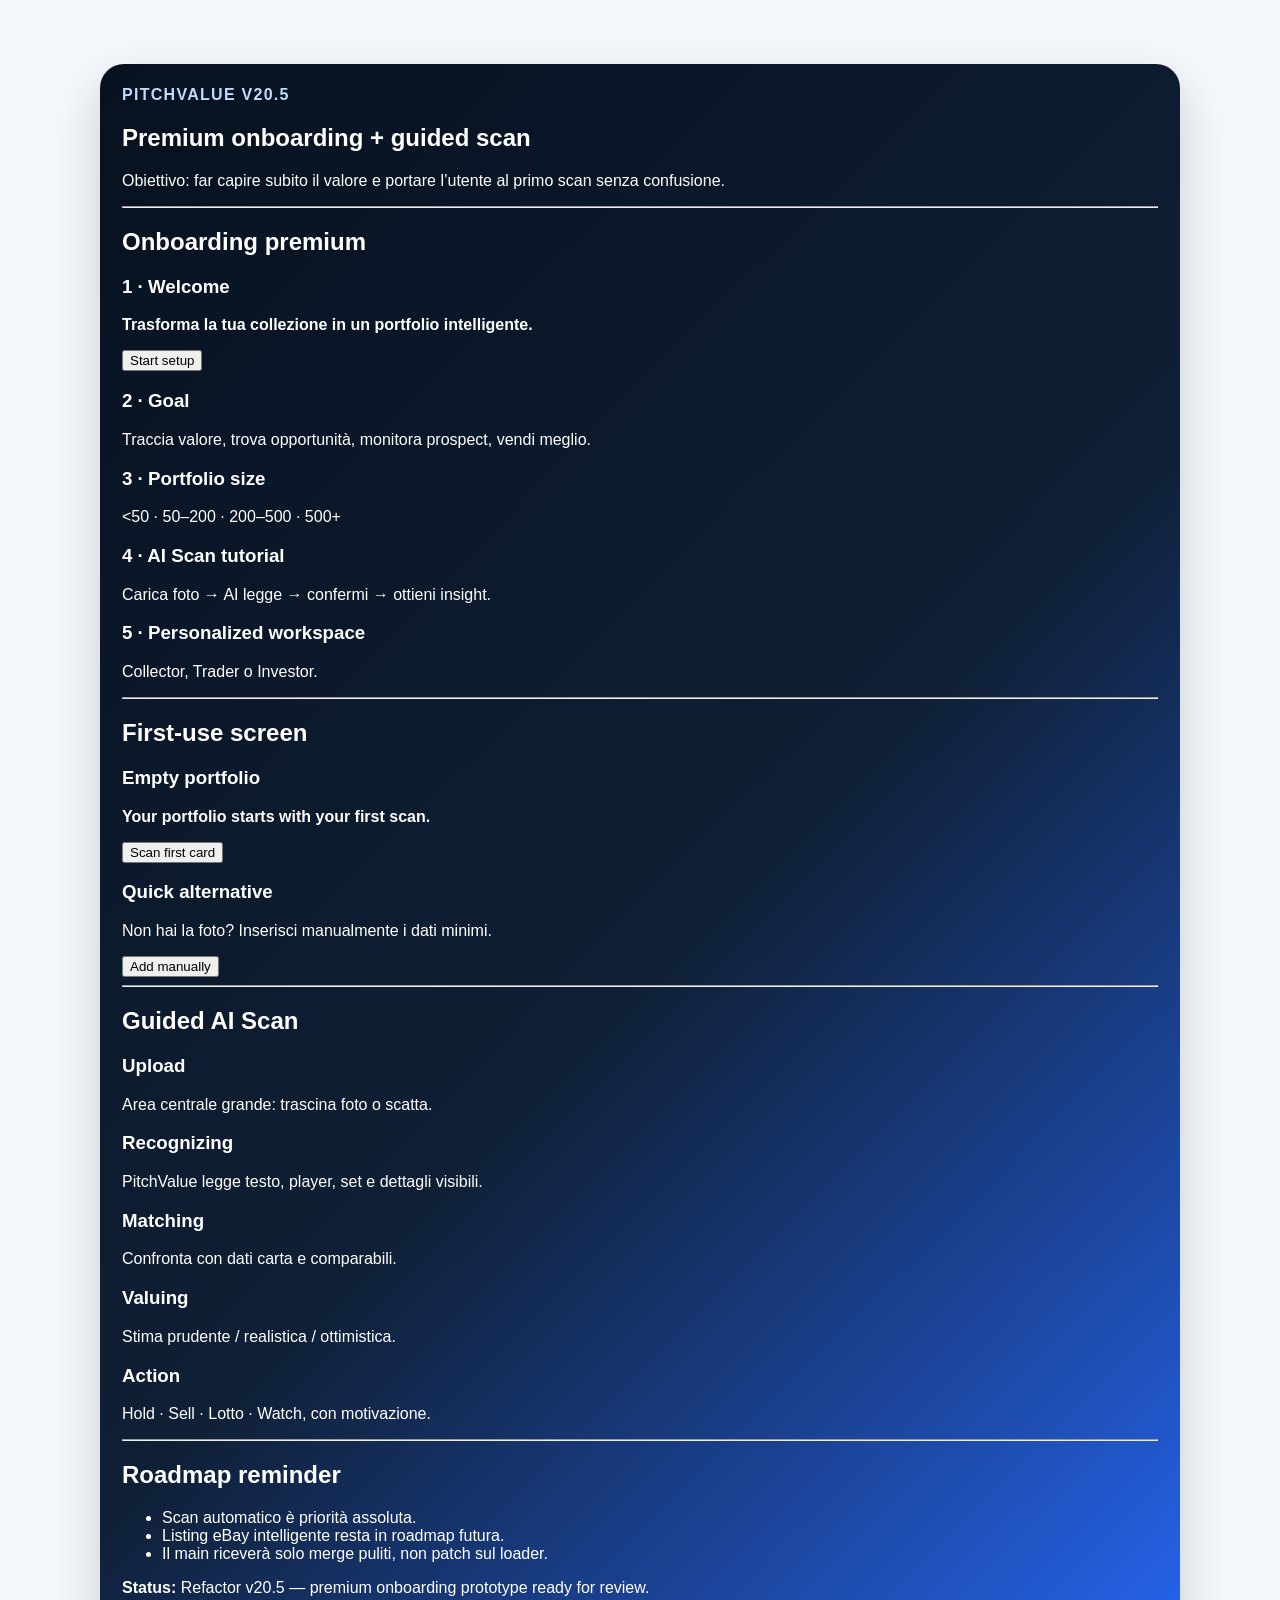
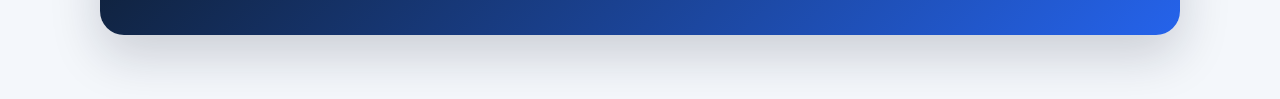
<file: index.refactor.html>
<!DOCTYPE html>
<html lang="it">
<head>
<meta charset="UTF-8"/>
<meta name="viewport" content="width=device-width, initial-scale=1.0"/>
<title>PitchValue Refactor v20.5</title>
<link rel="stylesheet" href="src/styles.css"/>
</head>
<body>
<main style="max-width:1080px;margin:40px auto;padding:24px;">
<section class="pv-refactor-notice">
<p style="margin:0 0 10px;font-weight:900;letter-spacing:.08em;text-transform:uppercase;color:#bfdbfe;">PitchValue v20.5</p>
<h1>Premium onboarding + guided scan</h1>
<p>Obiettivo: far capire subito il valore e portare l’utente al primo scan senza confusione.</p>
<hr>
<h2>Onboarding premium</h2>
<div class="pv-onboarding-grid">
<div class="pv-onboarding-card"><h3>1 · Welcome</h3><p><strong>Trasforma la tua collezione in un portfolio intelligente.</strong></p><button class="pv-primary">Start setup</button></div>
<div class="pv-onboarding-card"><h3>2 · Goal</h3><p>Traccia valore, trova opportunità, monitora prospect, vendi meglio.</p></div>
<div class="pv-onboarding-card"><h3>3 · Portfolio size</h3><p>&lt;50 · 50–200 · 200–500 · 500+</p></div>
<div class="pv-onboarding-card"><h3>4 · AI Scan tutorial</h3><p>Carica foto → AI legge → confermi → ottieni insight.</p></div>
<div class="pv-onboarding-card"><h3>5 · Personalized workspace</h3><p>Collector, Trader o Investor.</p></div>
</div>
<hr>
<h2>First-use screen</h2>
<div class="pv-onboarding-grid">
<div class="pv-onboarding-card"><h3>Empty portfolio</h3><p><strong>Your portfolio starts with your first scan.</strong></p><button class="pv-primary">Scan first card</button></div>
<div class="pv-onboarding-card"><h3>Quick alternative</h3><p>Non hai la foto? Inserisci manualmente i dati minimi.</p><button>Add manually</button></div>
</div>
<hr>
<h2>Guided AI Scan</h2>
<div class="pv-onboarding-grid">
<div class="pv-onboarding-card"><h3>Upload</h3><p>Area centrale grande: trascina foto o scatta.</p></div>
<div class="pv-onboarding-card"><h3>Recognizing</h3><p>PitchValue legge testo, player, set e dettagli visibili.</p></div>
<div class="pv-onboarding-card"><h3>Matching</h3><p>Confronta con dati carta e comparabili.</p></div>
<div class="pv-onboarding-card"><h3>Valuing</h3><p>Stima prudente / realistica / ottimistica.</p></div>
<div class="pv-onboarding-card"><h3>Action</h3><p>Hold · Sell · Lotto · Watch, con motivazione.</p></div>
</div>
<hr>
<h2>Roadmap reminder</h2>
<ul>
<li>Scan automatico è priorità assoluta.</li>
<li>Listing eBay intelligente resta in roadmap futura.</li>
<li>Il main riceverà solo merge puliti, non patch sul loader.</li>
</ul>
<p><strong>Status:</strong> Refactor v20.5 — premium onboarding prototype ready for review.</p>
</section>
</main>
</body>
</html>
</file>
<file: src/styles.css>
/* PitchValue styles
 * Branch: refactor-v19
 *
 * This file will receive the CSS extracted from the current stable v18 monolithic HTML.
 * The live app on main is not affected while this branch is under construction.
 */

:root {
  --pv-bg: #f4f7fb;
  --pv-text: #0f172a;
  --pv-muted: #64748b;
  --pv-blue: #2563eb;
  --pv-cyan: #06b6d4;
  --pv-green: #16a34a;
  --pv-amber: #f59e0b;
  --pv-red: #ef4444;
  --pv-border: #e5edf6;
  --pv-panel: #ffffff;
}

body {
  margin: 0;
  font-family: Inter, Arial, sans-serif;
  background: var(--pv-bg);
  color: var(--pv-text);
}

.pv-refactor-notice {
  background: linear-gradient(135deg, #07111f, #0f1f35 55%, #2563eb);
  color: white;
  border-radius: 24px;
  padding: 22px;
  box-shadow: 0 20px 50px rgba(15, 23, 42, 0.18);
}
</file>
